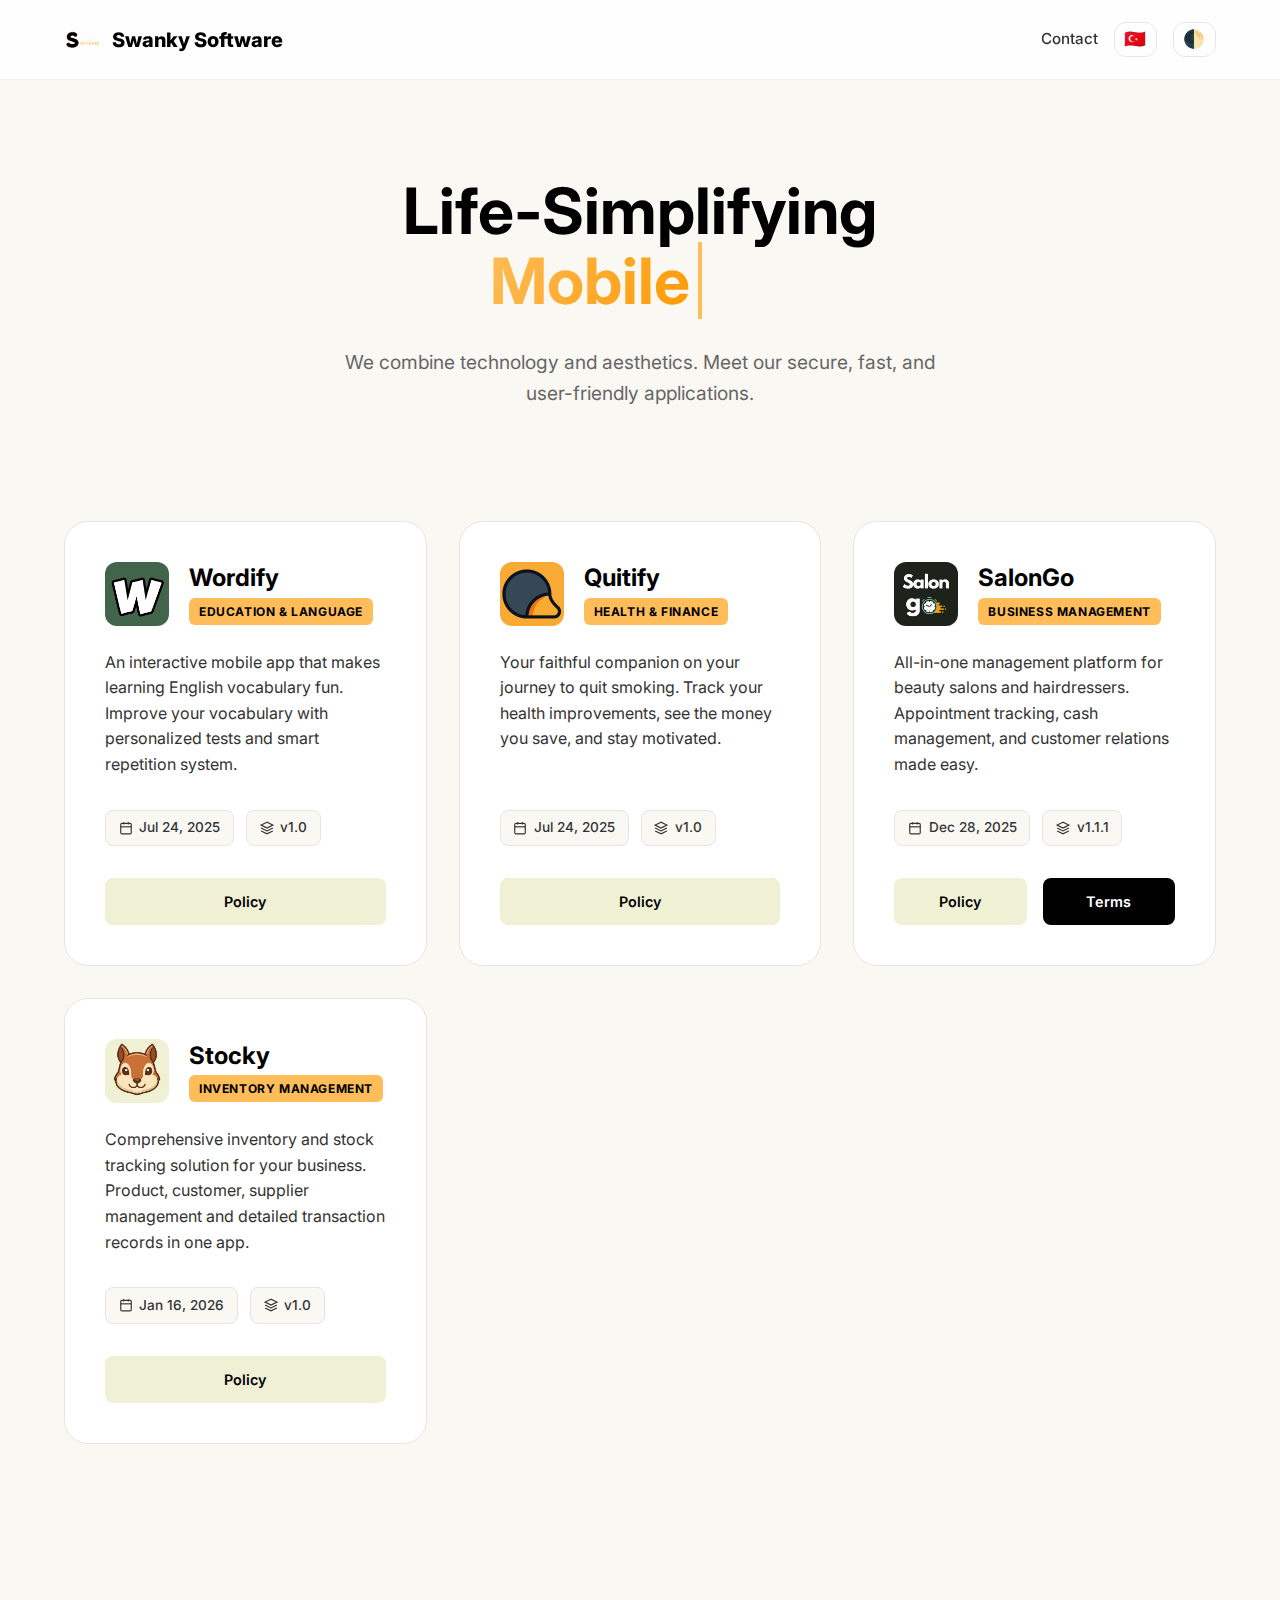
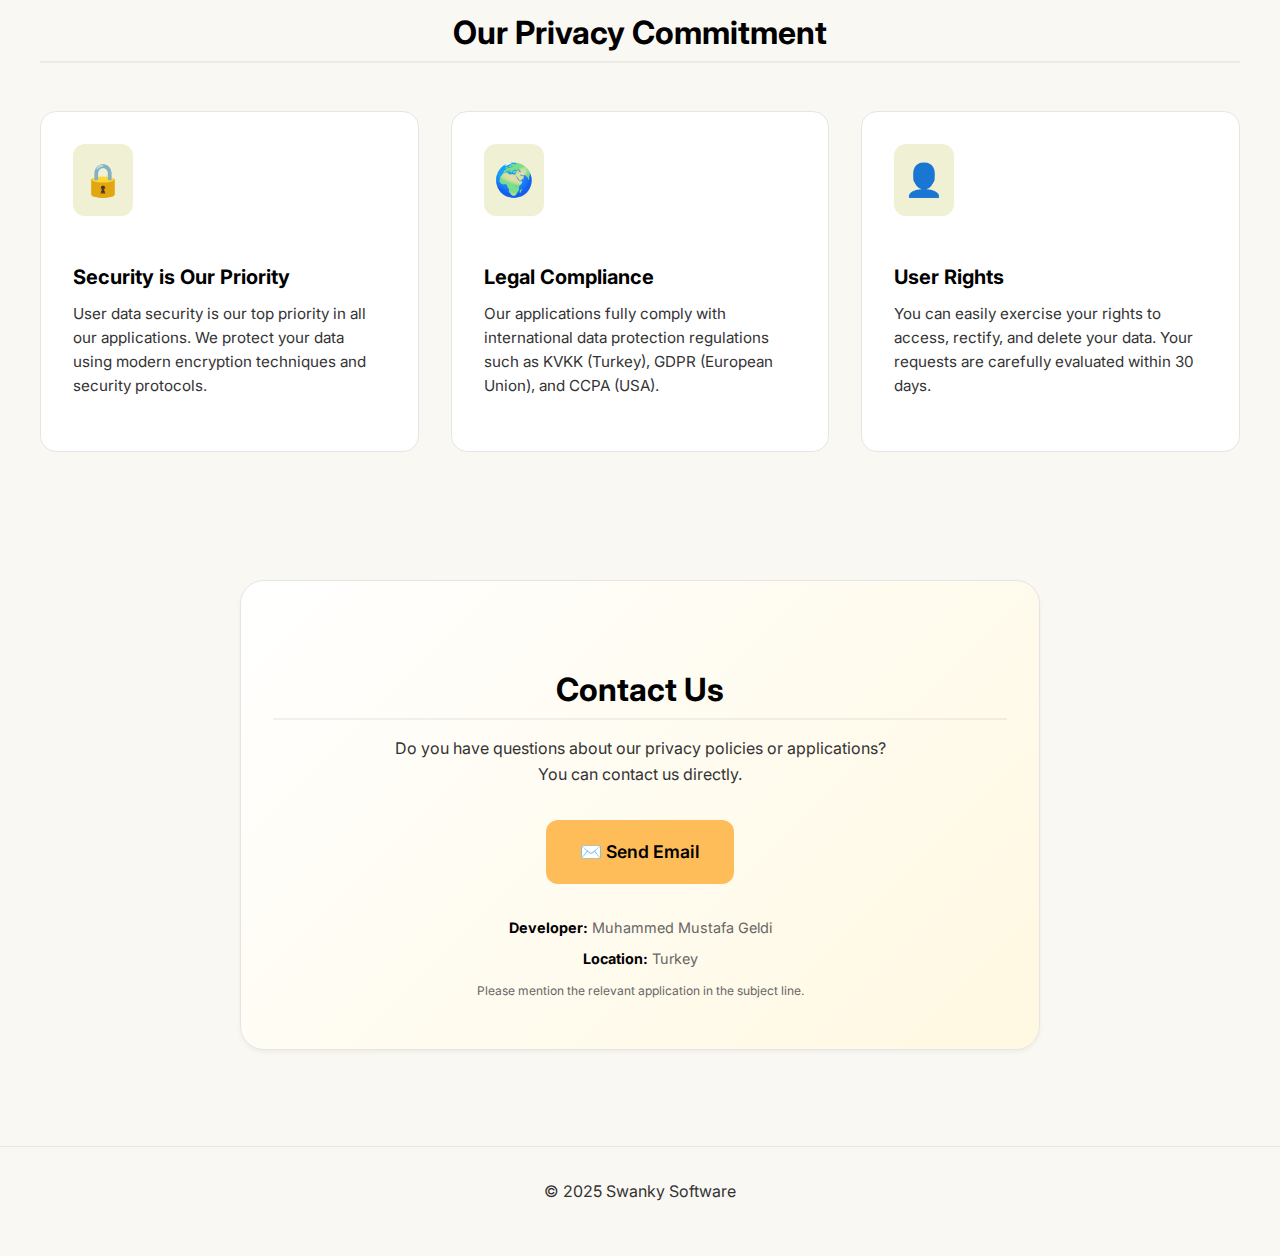
<file: index.html>
<!DOCTYPE html>
<html lang="tr">

<head>
    <meta charset="UTF-8">
    <meta name="viewport" content="width=device-width, initial-scale=1.0">
    <title>Swanky Software - Dijital Çözümler</title>

    <link rel="stylesheet" href="css/base.css">
    <link rel="stylesheet" href="css/home.css">
    <link rel="icon" type="image/png" sizes="32x32" href="other_icons/swanky_logo.png?v=3">
    <link rel="preconnect" href="https://fonts.googleapis.com">
    <link href="https://fonts.googleapis.com/css2?family=Inter:wght@400;600;700;800&display=swap" rel="stylesheet">
</head>

<body>

    <header class="site-header">
        <div class="container header-inner">
            <a href="index.html" class="brand-logo">
                <img src="other_icons/swanky_logo.png?v=3" alt="Logo" width="36" height="36">
                Swanky Software
            </a>
            <nav class="header-nav"></nav>
        </div>
    </header>

    <main>
        <section class="hero-section container">
            <h1 class="hero-title">
                <span data-i18n="hero.title">Hayatı Kolaylaştıran</span><br>
                <div class="typewriter-container">
                    <span id="typewriter" class="typewriter-text"></span>
                </div>
            </h1>
            <p class="hero-subtitle" data-i18n="hero.subtitle">
                Teknoloji ve estetiği bir araya getiriyoruz. Güvenli, hızlı ve kullanıcı dostu uygulamalarımızla
                tanışın.
            </p>
        </section>

        <section class="container" id="apps">
            <div class="apps-grid">

                <!-- Wordify -->
                <a href="wordify-privacy-policy.html" class="app-card">
                    <div class="app-header">
                        <div class="app-icon" style="background-image: url('app_logo/wordify_logo.png');"></div>
                        <div class="app-title-group">
                            <h3>Wordify</h3>
                            <span class="app-category" data-i18n="apps.wordify.category">Eğitim & Dil</span>
                        </div>
                    </div>
                    <p class="app-desc" data-i18n="apps.wordify.desc">
                        İngilizce kelime öğrenmeyi eğlenceli hale getiren interaktif mobil uygulama.
                        Kişiselleştirilmiş testler ve akıllı tekrar sistemi ile kelime hazinenizi geliştirin.
                    </p>

                    <div class="app-meta">
                        <div class="meta-badge">
                            <svg viewBox="0 0 24 24">
                                <rect x="3" y="4" width="18" height="18" rx="2" ry="2"></rect>
                                <line x1="16" y1="2" x2="16" y2="6"></line>
                                <line x1="8" y1="2" x2="8" y2="6"></line>
                                <line x1="3" y1="10" x2="21" y2="10"></line>
                            </svg>
                            <span data-i18n="apps.wordify.date">24 Tem 2025</span>
                        </div>
                        <div class="meta-badge">
                            <svg viewBox="0 0 24 24">
                                <path d="M12 2L2 7l10 5 10-5-10-5zM2 17l10 5 10-5M2 12l10 5 10-5"></path>
                            </svg>
                            v1.0
                        </div>
                    </div>

                    <div class="app-actions">
                        <span class="btn-card" data-i18n="apps.policy">Politika</span>
                    </div>
                </a>

                <!-- Quitify -->
                <a href="quitify-privacy-policy.html" class="app-card">
                    <div class="app-header">
                        <div class="app-icon" style="background-image: url('app_logo/quitify_logo.png');"></div>
                        <div class="app-title-group">
                            <h3>Quitify</h3>
                            <span class="app-category" data-i18n="apps.quitify.category">Sağlık & Finans</span>
                        </div>
                    </div>
                    <p class="app-desc" data-i18n="apps.quitify.desc">
                        Sigarayı bırakma yolculuğunuzda size eşlik eden sadık dostunuz.
                        Sağlık iyileşmelerinizi takip edin, tasarruf ettiğiniz parayı görün ve motive olun.
                    </p>

                    <div class="app-meta">
                        <div class="meta-badge">
                            <svg viewBox="0 0 24 24">
                                <rect x="3" y="4" width="18" height="18" rx="2" ry="2"></rect>
                                <line x1="16" y1="2" x2="16" y2="6"></line>
                                <line x1="8" y1="2" x2="8" y2="6"></line>
                                <line x1="3" y1="10" x2="21" y2="10"></line>
                            </svg>
                            <span data-i18n="apps.quitify.date">24 Tem 2025</span>
                        </div>
                        <div class="meta-badge">
                            <svg viewBox="0 0 24 24">
                                <path d="M12 2L2 7l10 5 10-5-10-5zM2 17l10 5 10-5M2 12l10 5 10-5"></path>
                            </svg>
                            v1.0
                        </div>
                    </div>

                    <div class="app-actions">
                        <span class="btn-card" data-i18n="apps.policy">Politika</span>
                    </div>
                </a>

                <!-- SalonGo -->
                <div class="app-card">
                    <div class="app-header">
                        <div class="app-icon" style="background-image: url('app_logo/salongo_logo.png');"></div>
                        <div class="app-title-group">
                            <h3>SalonGo</h3>
                            <span class="app-category" data-i18n="apps.salongo.category">İşletme Yönetimi</span>
                        </div>
                    </div>
                    <p class="app-desc" data-i18n="apps.salongo.desc">
                        Güzellik salonları ve kuaförler için hepsi bir arada yönetim platformu.
                        Randevu takibi, kasa yönetimi ve müşteri ilişkileri artık çok daha kolay.
                    </p>

                    <div class="app-meta">
                        <div class="meta-badge">
                            <svg viewBox="0 0 24 24">
                                <rect x="3" y="4" width="18" height="18" rx="2" ry="2"></rect>
                                <line x1="16" y1="2" x2="16" y2="6"></line>
                                <line x1="8" y1="2" x2="8" y2="6"></line>
                                <line x1="3" y1="10" x2="21" y2="10"></line>
                            </svg>
                            <span data-i18n="apps.salongo.date">28 Ara 2025</span>
                        </div>
                        <div class="meta-badge">
                            <svg viewBox="0 0 24 24">
                                <path d="M12 2L2 7l10 5 10-5-10-5zM2 17l10 5 10-5M2 12l10 5 10-5"></path>
                            </svg>
                            v1.1.1
                        </div>
                    </div>

                    <div class="app-actions">
                        <a href="salongo-privacy-policy.html" class="btn-card" data-i18n="apps.policy">Politika</a>
                        <a href="salongo-terms-of-service.html" class="btn-card primary" data-i18n="apps.terms">Sözleşme</a>
                    </div>
                </div>

                <!-- Stocky -->
                <a href="stocky-privacy-policy.html" class="app-card">
                    <div class="app-header">
                        <div class="app-icon" style="background-image: url('app_logo/stocky_logo.png');"></div>
                        <div class="app-title-group">
                            <h3>Stocky</h3>
                            <span class="app-category" data-i18n="apps.stocky.category">Stok Yönetimi</span>
                        </div>
                    </div>
                    <p class="app-desc" data-i18n="apps.stocky.desc">
                        İşletmeniz için kapsamlı envanter ve stok takip çözümü. Ürün, müşteri, tedarikçi yönetimi ve detaylı işlem kayıtları tek uygulamada.
                    </p>

                    <div class="app-meta">
                        <div class="meta-badge">
                            <svg viewBox="0 0 24 24">
                                <rect x="3" y="4" width="18" height="18" rx="2" ry="2"></rect>
                                <line x1="16" y1="2" x2="16" y2="6"></line>
                                <line x1="8" y1="2" x2="8" y2="6"></line>
                                <line x1="3" y1="10" x2="21" y2="10"></line>
                            </svg>
                            <span data-i18n="apps.stocky.date">16 Oca 2026</span>
                        </div>
                        <div class="meta-badge">
                            <svg viewBox="0 0 24 24">
                                <path d="M12 2L2 7l10 5 10-5-10-5zM2 17l10 5 10-5M2 12l10 5 10-5"></path>
                            </svg>
                            v1.0
                        </div>
                    </div>

                    <div class="app-actions">
                        <span class="btn-card" data-i18n="apps.policy">Politika</span>
                    </div>
                </a>

            </div>
        </section>

        <!-- Privacy Commitment Section -->
        <section class="features-section container">
            <h2 class="section-title" data-i18n="features.title">Gizlilik Taahhüdümüz</h2>
            <div class="features-grid">
                <div class="feature-card">
                    <div class="feature-icon">🔒</div>
                    <h3 data-i18n="features.security.title">Güvenlik Önceliğimiz</h3>
                    <p data-i18n="features.security.desc">Tüm uygulamalarımızda kullanıcı verilerinin güvenliği en önemli önceliğimizdir. Modern şifreleme
                        teknikleri ve güvenlik protokolleri kullanarak verilerinizi koruyoruz.</p>
                </div>

                <div class="feature-card">
                    <div class="feature-icon">🌍</div>
                    <h3 data-i18n="features.compliance.title">Yasal Uyumluluk</h3>
                    <p data-i18n="features.compliance.desc">Uygulamalarımız KVKK (Türkiye), GDPR (Avrupa Birliği) ve CCPA (ABD) gibi uluslararası veri koruma
                        düzenlemelerine tam uyum sağlar.</p>
                </div>

                <div class="feature-card">
                    <div class="feature-icon">👤</div>
                    <h3 data-i18n="features.rights.title">Kullanıcı Hakları</h3>
                    <p data-i18n="features.rights.desc">Verilerinize erişim, düzeltme ve silme haklarınızı kolayca kullanabilirsiniz. Talepleriniz 30 gün
                        içinde titizlikle değerlendirilir.</p>
                </div>
            </div>
        </section>

        <!-- Contact Section -->
        <section class="contact-section container">
            <div class="contact-box">
                <h2 data-i18n="contact.title">Bize Ulaşın</h2>
                <p data-i18n="contact.desc">Gizlilik politikalarımız veya uygulamalarımız hakkında sorularınız mı var? Bizimle doğrudan iletişime
                    geçebilirsiniz.</p>

                <a href="mailto:swankysoftware@gmail.com" class="btn btn-primary"
                    style="font-size: 1.1rem; padding: 1rem 2rem;" data-i18n="contact.button">
                    ✉️ E-posta Gönderin
                </a>

                <div class="contact-details">
                    <span><strong data-i18n="contact.developer">Geliştirici:</strong> Muhammed Mustafa Geldi</span>
                    <span><strong data-i18n="contact.location">Konum:</strong> <span data-i18n="contact.locationValue">Türkiye</span></span>
                    <span><small style="color:var(--text-tertiary)" data-i18n="contact.note">Konu başlığında ilgili uygulamayı belirtmeyi
                            unutmayınız.</small></span>
                </div>
            </div>
        </section>
    </main>

    <footer class="site-footer"
        style="text-align:center; padding: 2rem; border-top: 1px solid var(--border-color); color: var(--text-tertiary);">
        <p data-i18n="site.footer">© 2025 Swanky Software</p>
    </footer>

    <script src="js/i18n.js"></script>
    <script src="js/common.js"></script>
    <script>
        // Typewriter Effect with i18n support
        let words = ["Mobil Çözümler", "Yenilikçi Tasarımlar", "Güvenli Altyapı"];
        const el = document.getElementById('typewriter');
        let wordIndex = 0;
        let charIndex = 0;
        let isDeleting = false;

        function type() {
            const currentWord = words[wordIndex];

            if (isDeleting) {
                el.textContent = currentWord.substring(0, charIndex - 1);
                charIndex--;
            } else {
                el.textContent = currentWord.substring(0, charIndex + 1);
                charIndex++;
            }

            let typeSpeed = isDeleting ? 50 : 100;

            if (!isDeleting && charIndex === currentWord.length) {
                isDeleting = true;
                typeSpeed = 2000;
            } else if (isDeleting && charIndex === 0) {
                isDeleting = false;
                wordIndex = (wordIndex + 1) % words.length;
                typeSpeed = 500;
            }

            setTimeout(type, typeSpeed);
        }

        // Update words when language changes
        window.addEventListener('langChanged', (e) => {
            words = i18n.t('hero.words');
            // Reset typewriter
            wordIndex = 0;
            charIndex = 0;
            isDeleting = false;
        });

        document.addEventListener('DOMContentLoaded', () => {
            // Wait for i18n to load, then start typewriter
            setTimeout(() => {
                if (window.i18n && i18n.translations.hero) {
                    words = i18n.t('hero.words');
                }
                type();
            }, 100);
        });
    </script>
</body>

</html>
</file>
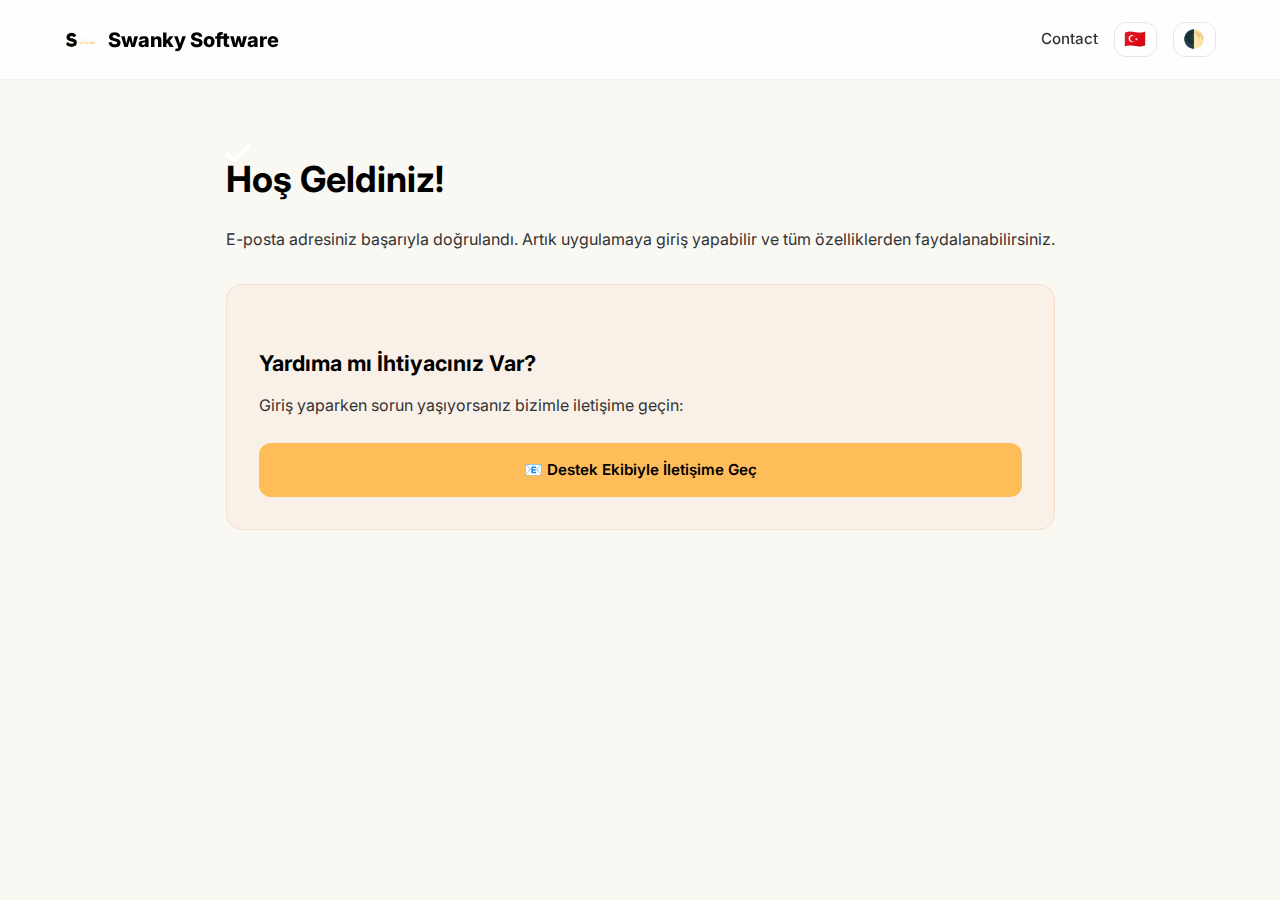
<file: email-verified.html>
<!DOCTYPE html>
<html lang="tr">

<head>
    <meta charset="UTF-8">
    <meta name="viewport" content="width=device-width, initial-scale=1.0">
    <title>E-posta Doğrulandı - Swanky Software</title>
    <meta name="description" content="E-posta adresiniz başarıyla doğrulandı. Artık uygulamaya giriş yapabilirsiniz.">
    <link rel="stylesheet" href="css/base.css">
    <link rel="stylesheet" href="css/email-verified.css">
    <link rel="icon" type="image/png" href="other_icons/swanky_logo.png">
    <link rel="preconnect" href="https://fonts.googleapis.com">
    <link rel="preconnect" href="https://fonts.gstatic.com" crossorigin>
    <link href="https://fonts.googleapis.com/css2?family=Inter:wght@400;600;800&display=swap" rel="stylesheet">
</head>

<body>
    <header class="site-header">
        <div class="container header-inner">
            <a href="index.html" class="brand-logo">
                <img src="other_icons/swanky_logo.png?v=3" alt="Logo" width="32">
                Swanky Software
            </a>
        </div>
    </header>

    <main class="page-wrapper container">
        <div class="verified-card">
            <div class="check-animation-circle">
                <div class="checkmark"></div>
            </div>

            <h1 class="verified-title">Hoş Geldiniz!</h1>
            <p class="verified-text">E-posta adresiniz başarıyla doğrulandı. Artık uygulamaya giriş yapabilir ve tüm özelliklerden faydalanabilirsiniz.</p>

            <div class="help-section">
                <h3>Yardıma mı İhtiyacınız Var?</h3>
                <p>Giriş yaparken sorun yaşıyorsanız bizimle iletişime geçin:</p>
                <a href="mailto:swankysoftware@gmail.com?subject=Giriş Sorunu" class="btn btn-primary" style="width: 100%;">
                    📧 Destek Ekibiyle İletişime Geç
                </a>
            </div>
        </div>
    </main>

    <script src="js/i18n.js"></script>
    <script src="js/common.js"></script>
</body>

</html>
</file>
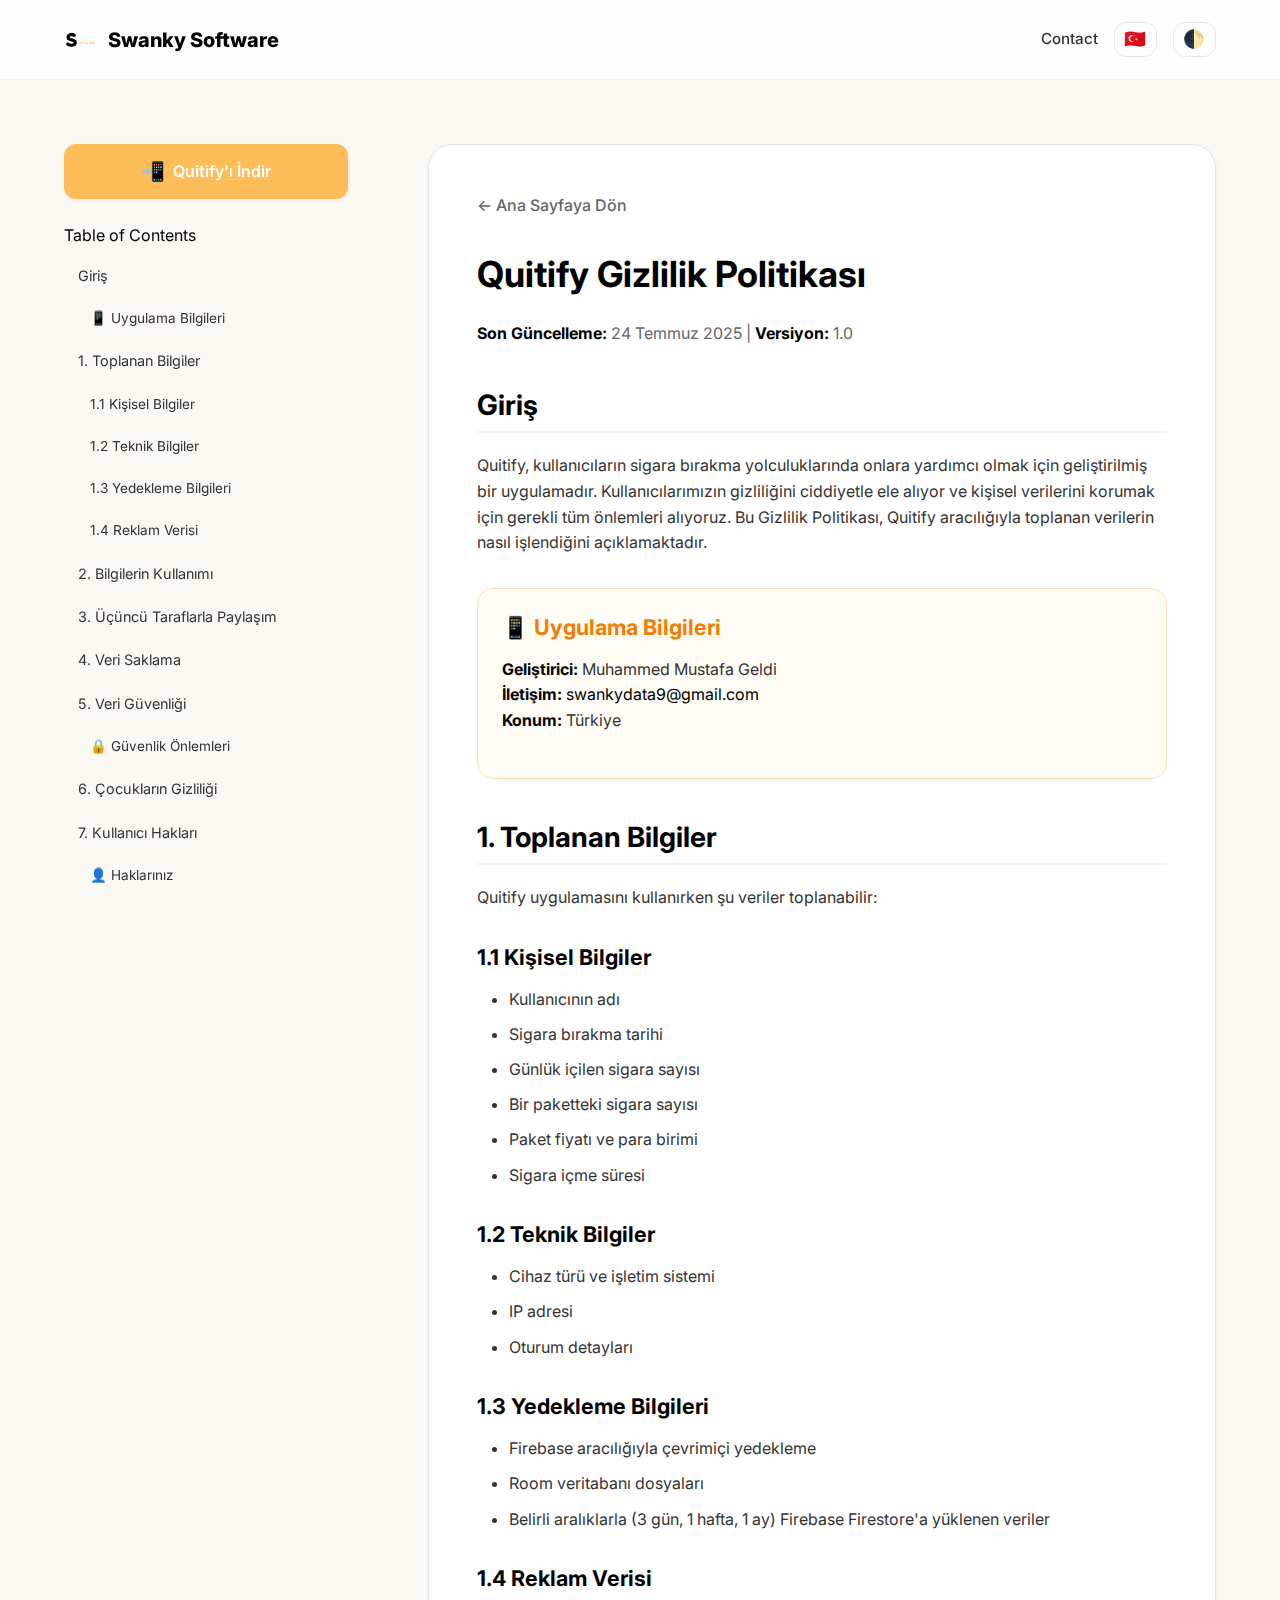
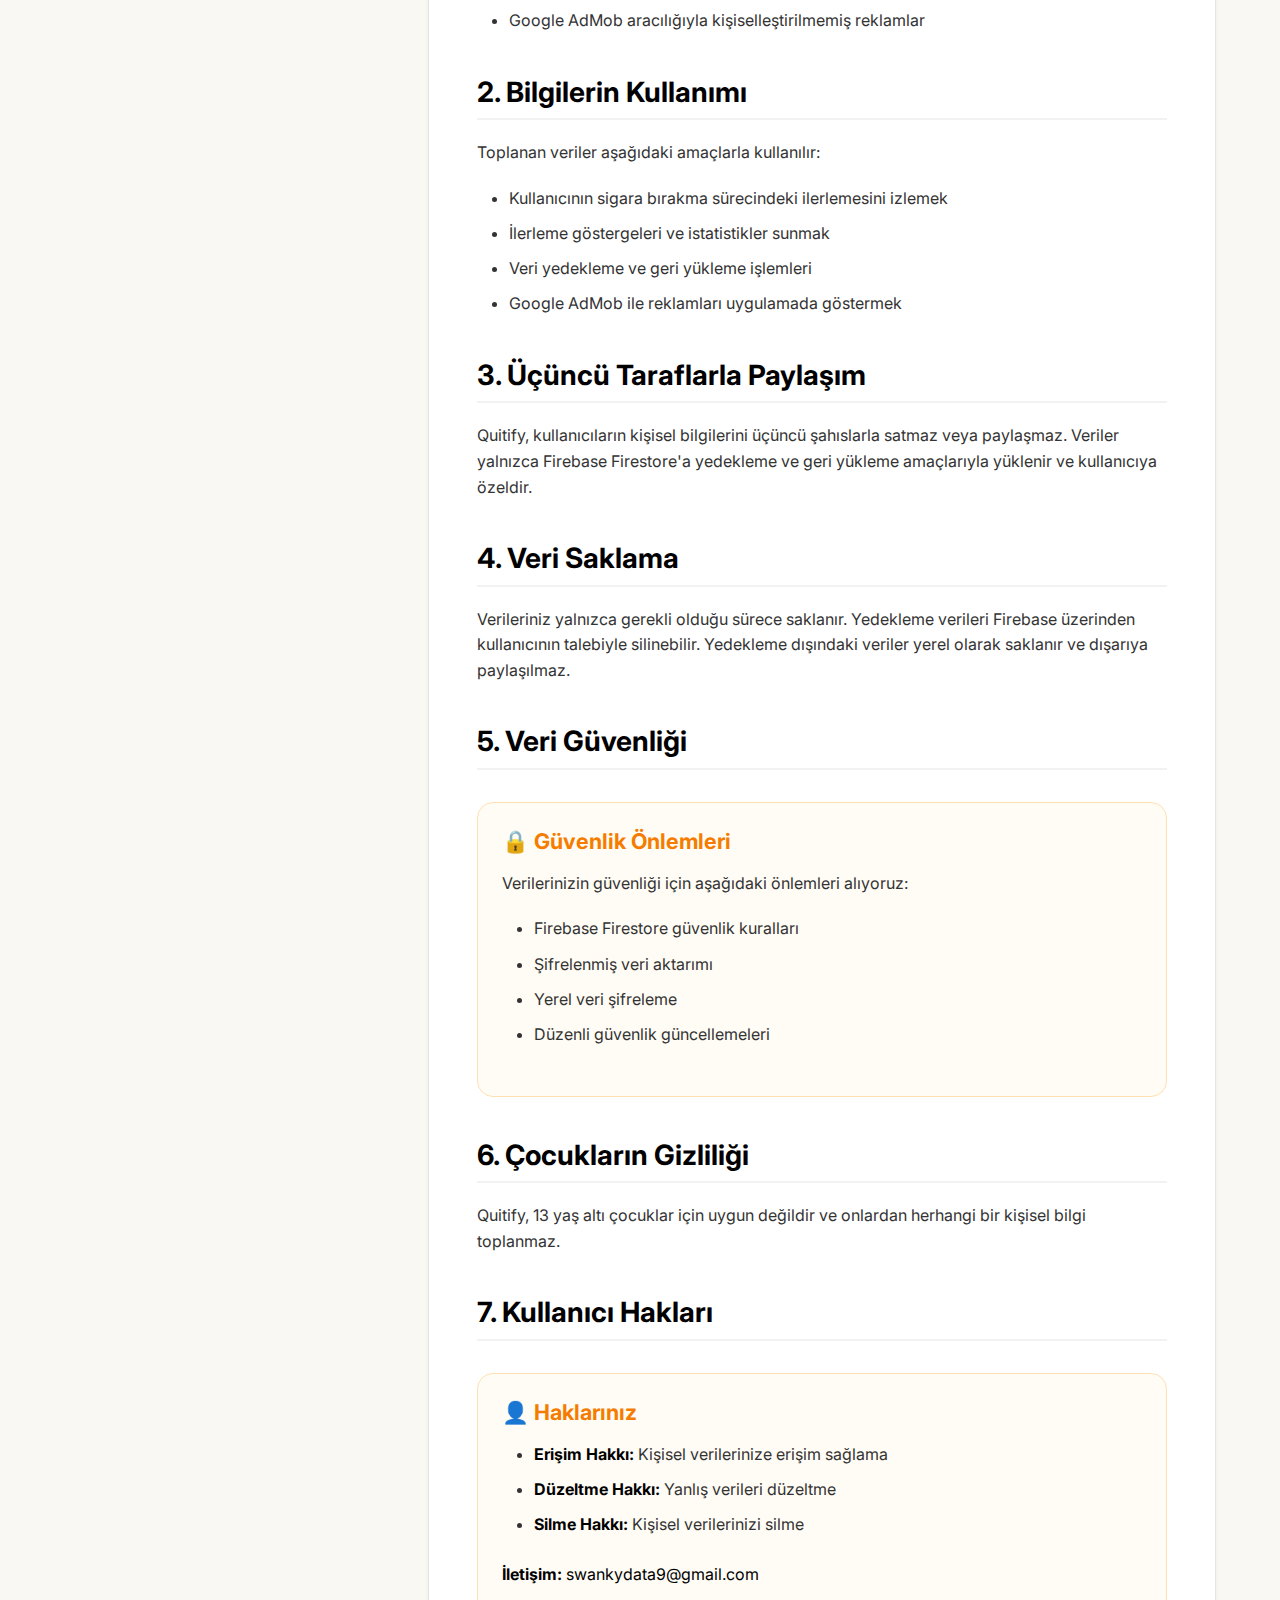
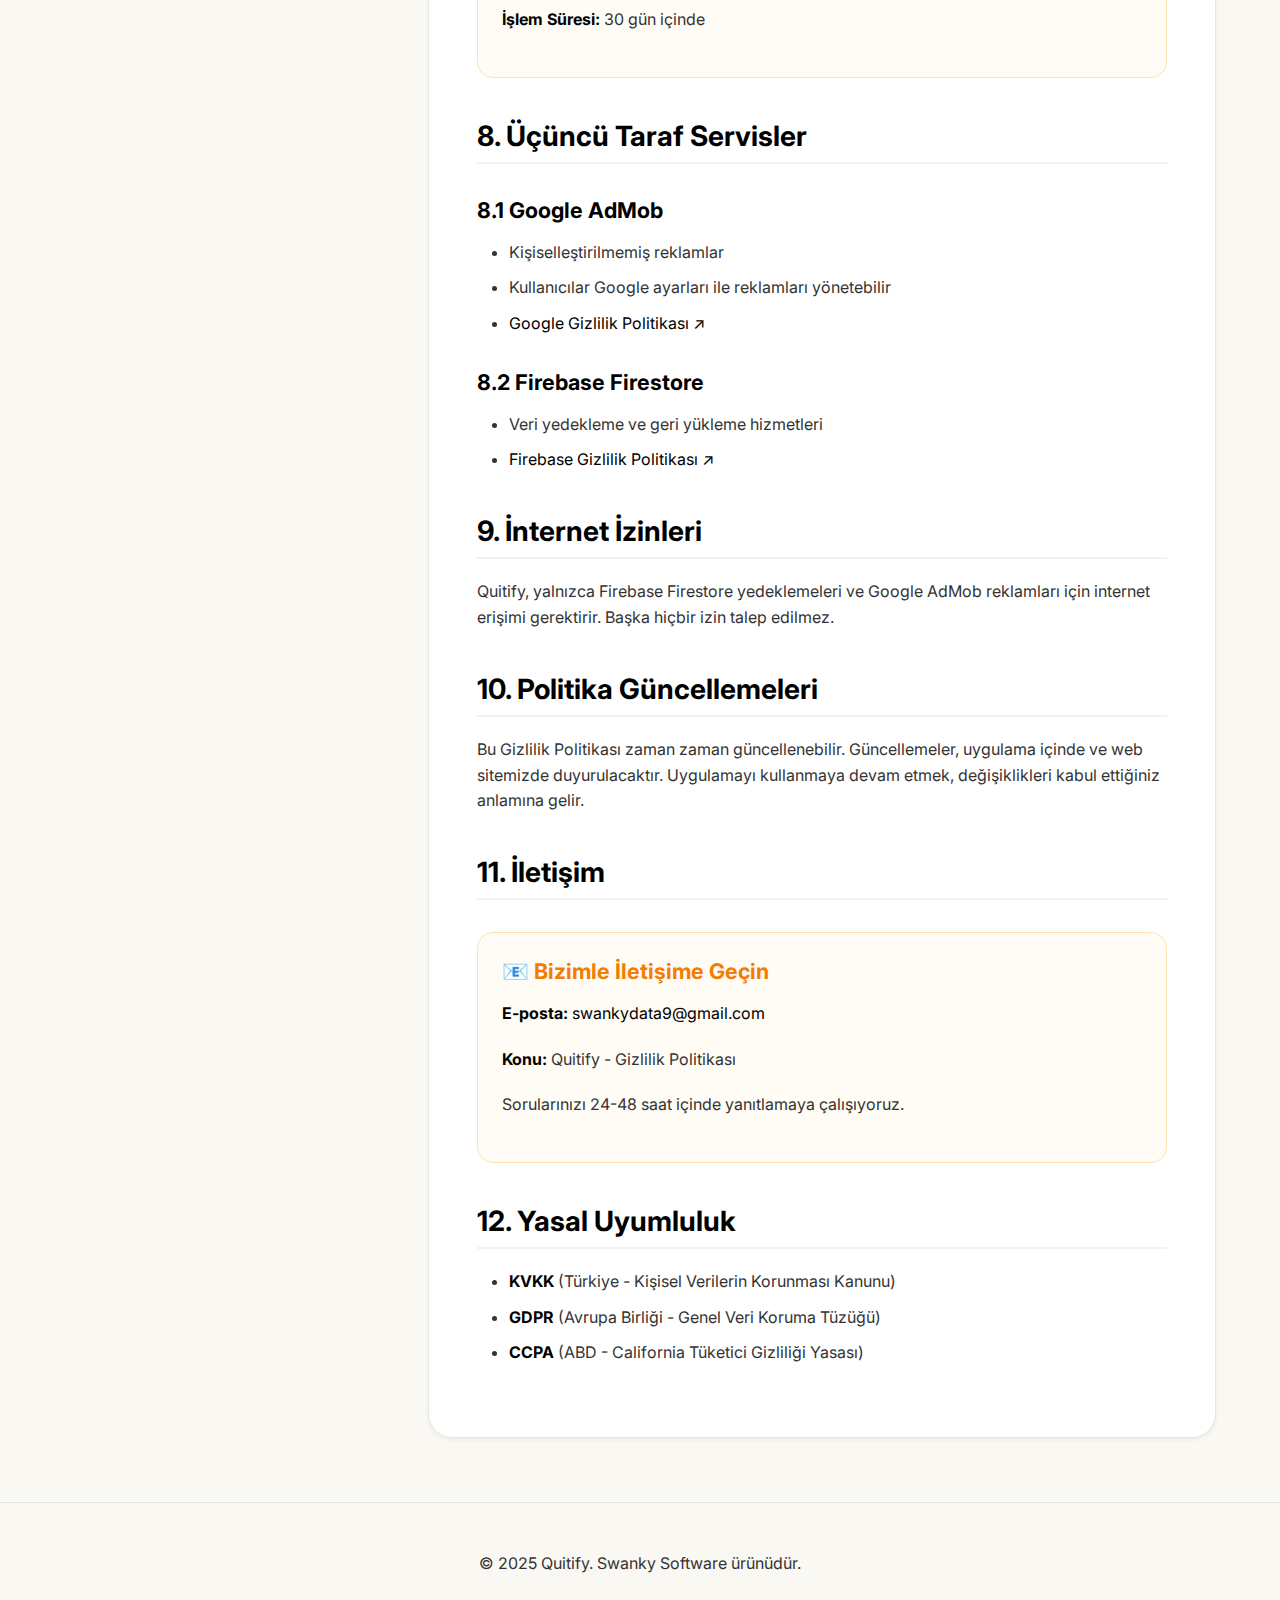
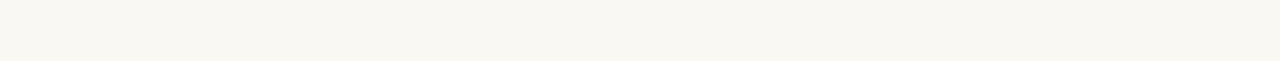
<file: quitify-privacy-policy.html>
<!DOCTYPE html>
<html lang="tr">

<head>
    <meta charset="UTF-8">
    <meta name="viewport" content="width=device-width, initial-scale=1.0">
    <title>Quitify - Gizlilik Politikası</title>
    <meta name="description"
        content="Quitify sigara bırakma uygulamasının gizlilik politikası ve kişisel veri koruma uygulamaları.">
    <link rel="stylesheet" href="css/base.css">
    <link rel="icon" type="image/png" sizes="32x32" href="app_logo/quitify_logo.png">
    <link rel="preconnect" href="https://fonts.googleapis.com">
    <link rel="preconnect" href="https://fonts.gstatic.com" crossorigin>
    <link href="https://fonts.googleapis.com/css2?family=Inter:wght@400;500;600;700;800&display=swap" rel="stylesheet">
</head>

<body>
    <!-- Header -->
    <header class="site-header">
        <div class="container header-inner">
            <a href="index.html" class="brand-logo">
                <img src="other_icons/swanky_logo.png?v=3" alt="Logo" width="32" height="32"
                    style="border-radius: 6px;">
                Swanky Software
            </a>
            <nav class="header-nav"></nav>
        </div>
    </header>

    <div class="page-wrapper">
        <div class="container policy-layout">

            <!-- Sidebar (TOC) -->
            <aside class="toc-sidebar">
                <a href="https://play.google.com/store/apps/details?id=com.swanky.quitify" target="_blank"
                    class="download-btn-sidebar"
                    style="display: flex; align-items: center; justify-content: center; gap: 0.5rem; background: var(--primary-color); color: white; padding: 0.75rem; border-radius: var(--radius-md); text-decoration: none; margin-bottom: 1.5rem; font-weight: 600; text-align: center; transition: all 0.2s;">
                    <span style="font-size: 1.2rem;">📲</span> <span>Quitify'ı İndir</span>
                </a>
                <div style="color: var(--text-tertiary); font-size: 0.9rem;">Yükleniyor...</div>
            </aside>

            <!-- Main Content -->
            <article class="content-area">
                <a href="index.html" class="back-link">← Ana Sayfaya Dön</a>

                <h1>Quitify Gizlilik Politikası</h1>
                <p style="color: var(--text-tertiary); margin-bottom: 2rem;">
                    <strong>Son Güncelleme:</strong> 24 Temmuz 2025 | <strong>Versiyon:</strong> 1.0
                </p>

                <h2>Giriş</h2>
                <p>Quitify, kullanıcıların sigara bırakma yolculuklarında onlara yardımcı olmak için geliştirilmiş bir
                    uygulamadır. Kullanıcılarımızın gizliliğini ciddiyetle ele alıyor ve kişisel verilerini korumak için
                    gerekli tüm önlemleri alıyoruz. Bu Gizlilik Politikası, Quitify aracılığıyla toplanan verilerin
                    nasıl işlendiğini açıklamaktadır.</p>

                <div class="highlight-box">
                    <h3>📱 Uygulama Bilgileri</h3>
                    <p><strong>Geliştirici:</strong> Muhammed Mustafa Geldi<br>
                        <strong>İletişim:</strong> <a href="mailto:swankydata9@gmail.com">swankydata9@gmail.com</a><br>
                        <strong>Konum:</strong> Türkiye
                    </p>
                </div>

                <h2>1. Toplanan Bilgiler</h2>
                <p>Quitify uygulamasını kullanırken şu veriler toplanabilir:</p>

                <h3>1.1 Kişisel Bilgiler</h3>
                <ul>
                    <li>Kullanıcının adı</li>
                    <li>Sigara bırakma tarihi</li>
                    <li>Günlük içilen sigara sayısı</li>
                    <li>Bir paketteki sigara sayısı</li>
                    <li>Paket fiyatı ve para birimi</li>
                    <li>Sigara içme süresi</li>
                </ul>

                <h3>1.2 Teknik Bilgiler</h3>
                <ul>
                    <li>Cihaz türü ve işletim sistemi</li>
                    <li>IP adresi</li>
                    <li>Oturum detayları</li>
                </ul>

                <h3>1.3 Yedekleme Bilgileri</h3>
                <ul>
                    <li>Firebase aracılığıyla çevrimiçi yedekleme</li>
                    <li>Room veritabanı dosyaları</li>
                    <li>Belirli aralıklarla (3 gün, 1 hafta, 1 ay) Firebase Firestore'a yüklenen veriler</li>
                </ul>

                <h3>1.4 Reklam Verisi</h3>
                <ul>
                    <li>Google AdMob aracılığıyla kişiselleştirilmemiş reklamlar</li>
                </ul>

                <div class="section-divider"></div>

                <h2>2. Bilgilerin Kullanımı</h2>
                <p>Toplanan veriler aşağıdaki amaçlarla kullanılır:</p>
                <ul>
                    <li>Kullanıcının sigara bırakma sürecindeki ilerlemesini izlemek</li>
                    <li>İlerleme göstergeleri ve istatistikler sunmak</li>
                    <li>Veri yedekleme ve geri yükleme işlemleri</li>
                    <li>Google AdMob ile reklamları uygulamada göstermek</li>
                </ul>

                <h2>3. Üçüncü Taraflarla Paylaşım</h2>
                <p>Quitify, kullanıcıların kişisel bilgilerini üçüncü şahıslarla satmaz veya paylaşmaz. Veriler yalnızca
                    Firebase Firestore'a yedekleme ve geri yükleme amaçlarıyla yüklenir ve kullanıcıya özeldir.</p>

                <h2>4. Veri Saklama</h2>
                <p>Verileriniz yalnızca gerekli olduğu sürece saklanır. Yedekleme verileri Firebase üzerinden
                    kullanıcının talebiyle silinebilir. Yedekleme dışındaki veriler yerel olarak saklanır ve dışarıya
                    paylaşılmaz.</p>

                <div class="section-divider"></div>

                <h2>5. Veri Güvenliği</h2>
                <div class="highlight-box">
                    <h3>🔒 Güvenlik Önlemleri</h3>
                    <p>Verilerinizin güvenliği için aşağıdaki önlemleri alıyoruz:</p>
                    <ul>
                        <li>Firebase Firestore güvenlik kuralları</li>
                        <li>Şifrelenmiş veri aktarımı</li>
                        <li>Yerel veri şifreleme</li>
                        <li>Düzenli güvenlik güncellemeleri</li>
                    </ul>
                </div>

                <h2>6. Çocukların Gizliliği</h2>
                <p>Quitify, 13 yaş altı çocuklar için uygun değildir ve onlardan herhangi bir kişisel bilgi toplanmaz.
                </p>

                <div class="section-divider"></div>

                <h2>7. Kullanıcı Hakları</h2>
                <div class="highlight-box">
                    <h3>👤 Haklarınız</h3>
                    <ul>
                        <li><strong>Erişim Hakkı:</strong> Kişisel verilerinize erişim sağlama</li>
                        <li><strong>Düzeltme Hakkı:</strong> Yanlış verileri düzeltme</li>
                        <li><strong>Silme Hakkı:</strong> Kişisel verilerinizi silme</li>
                    </ul>
                    <p><strong>İletişim:</strong> <a href="mailto:swankydata9@gmail.com">swankydata9@gmail.com</a></p>
                    <p><strong>İşlem Süresi:</strong> 30 gün içinde</p>
                </div>

                <h2>8. Üçüncü Taraf Servisler</h2>

                <h3>8.1 Google AdMob</h3>
                <ul>
                    <li>Kişiselleştirilmemiş reklamlar</li>
                    <li>Kullanıcılar Google ayarları ile reklamları yönetebilir</li>
                    <li><a href="https://policies.google.com/privacy" target="_blank">Google Gizlilik Politikası ↗</a>
                    </li>
                </ul>

                <h3>8.2 Firebase Firestore</h3>
                <ul>
                    <li>Veri yedekleme ve geri yükleme hizmetleri</li>
                    <li><a href="https://firebase.google.com/support/privacy" target="_blank">Firebase Gizlilik
                            Politikası ↗</a></li>
                </ul>

                <h2>9. İnternet İzinleri</h2>
                <p>Quitify, yalnızca Firebase Firestore yedeklemeleri ve Google AdMob reklamları için internet erişimi
                    gerektirir. Başka hiçbir izin talep edilmez.</p>

                <h2>10. Politika Güncellemeleri</h2>
                <p>Bu Gizlilik Politikası zaman zaman güncellenebilir. Güncellemeler, uygulama içinde ve web sitemizde
                    duyurulacaktır. Uygulamayı kullanmaya devam etmek, değişiklikleri kabul ettiğiniz anlamına gelir.
                </p>

                <div class="section-divider"></div>

                <h2>11. İletişim</h2>
                <div class="highlight-box">
                    <h3>📧 Bizimle İletişime Geçin</h3>
                    <p><strong>E-posta:</strong> <a
                            href="mailto:swankydata9@gmail.com?subject=Quitify - Gizlilik Politikası">swankydata9@gmail.com</a>
                    </p>
                    <p><strong>Konu:</strong> Quitify - Gizlilik Politikası</p>
                    <p>Sorularınızı 24-48 saat içinde yanıtlamaya çalışıyoruz.</p>
                </div>

                <h2>12. Yasal Uyumluluk</h2>
                <ul>
                    <li><strong>KVKK</strong> (Türkiye - Kişisel Verilerin Korunması Kanunu)</li>
                    <li><strong>GDPR</strong> (Avrupa Birliği - Genel Veri Koruma Tüzüğü)</li>
                    <li><strong>CCPA</strong> (ABD - California Tüketici Gizliliği Yasası)</li>
                </ul>

            </article>
        </div>
    </div>

    <!-- Footer -->
    <footer class="site-footer">
        <div class="container footer-inner">
            <p>© 2025 Quitify. Swanky Software ürünüdür.</p>
        </div>
    </footer>

    <script src="js/i18n.js"></script>
    <script src="js/common.js"></script>
</body>

</html>
</file>
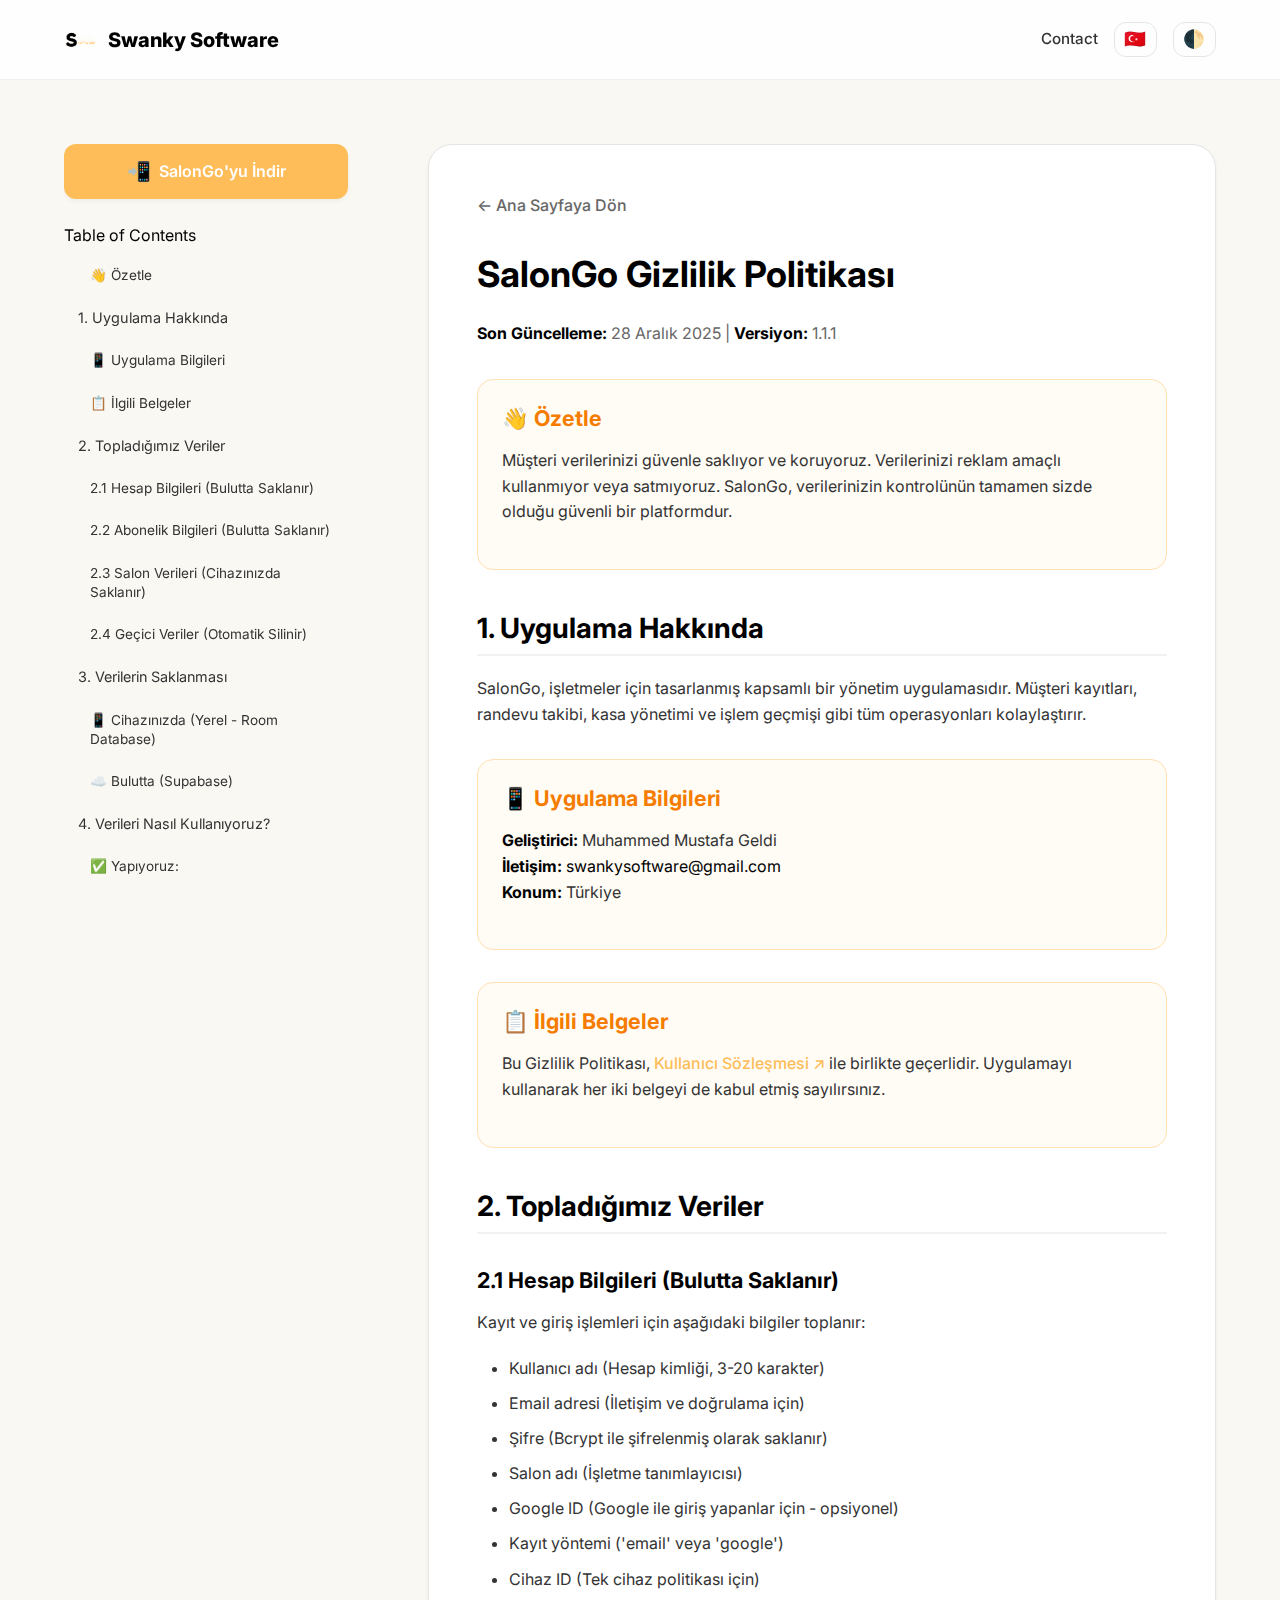
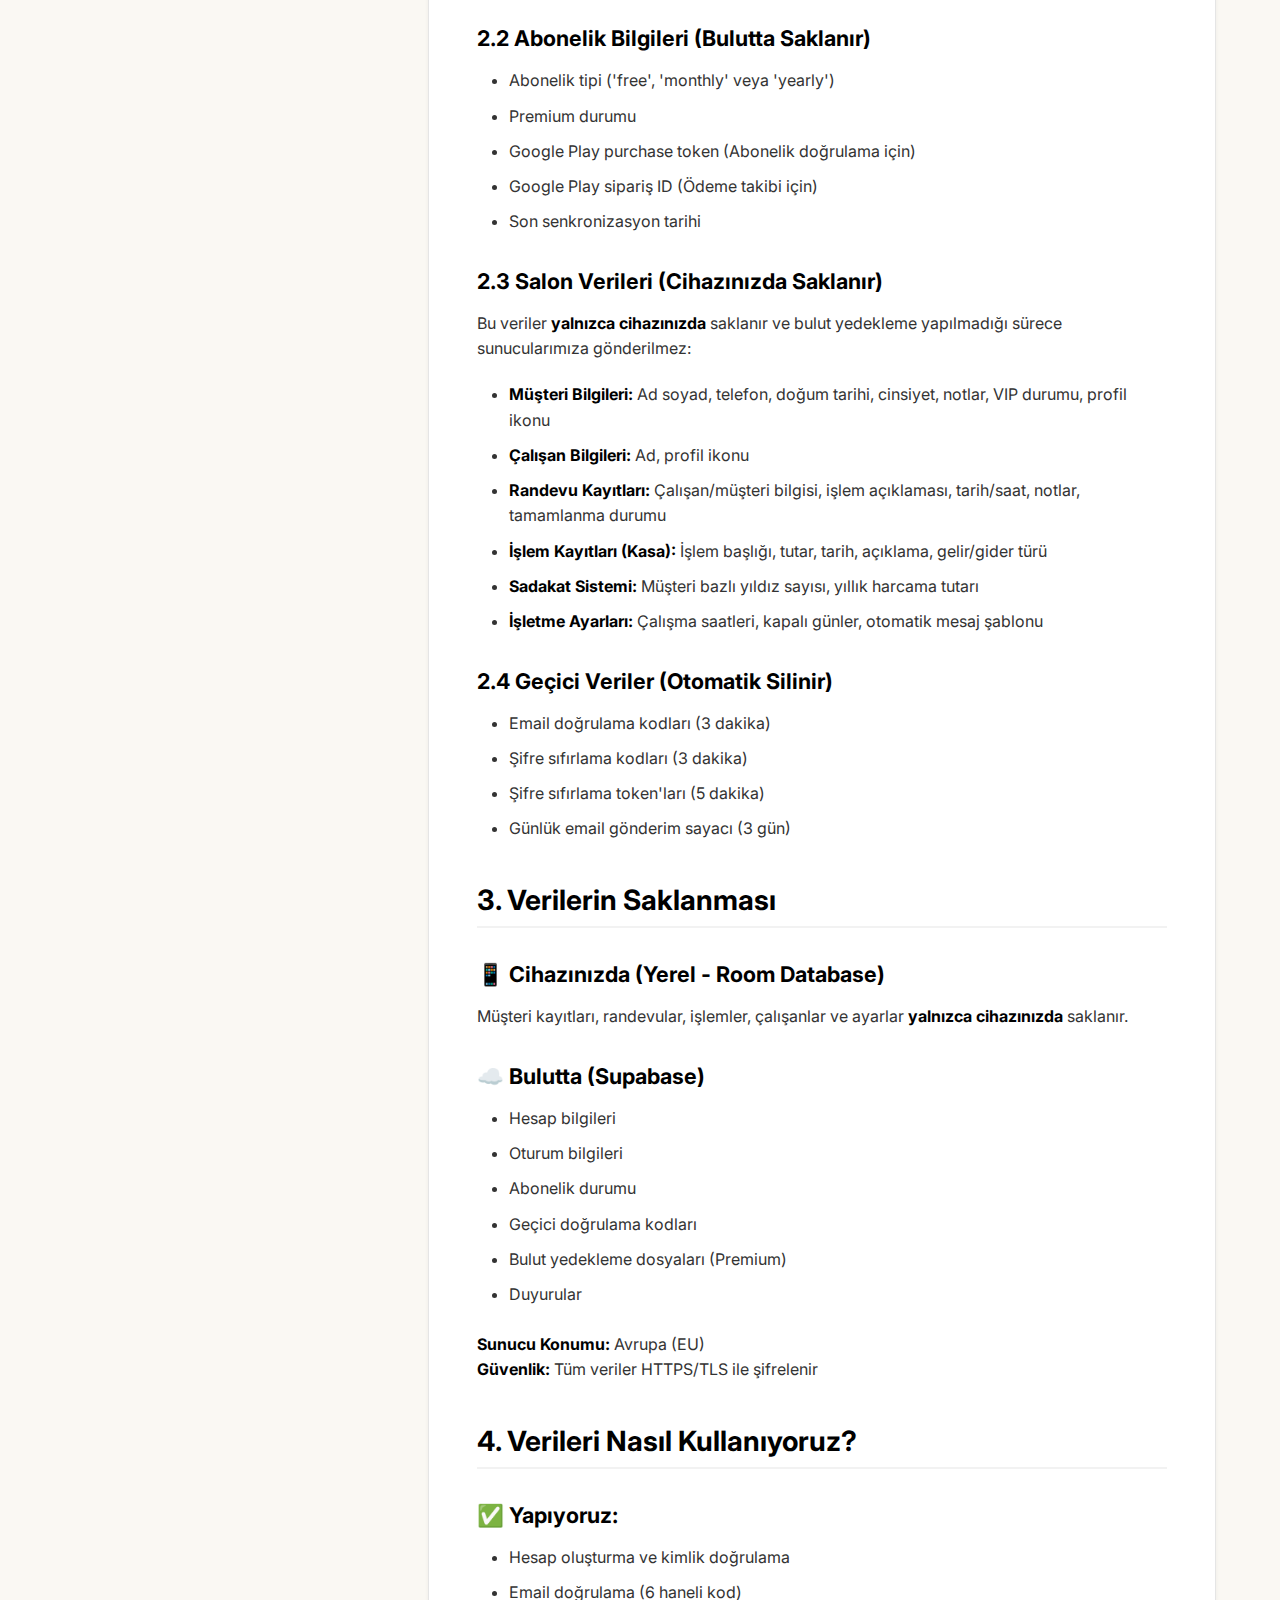
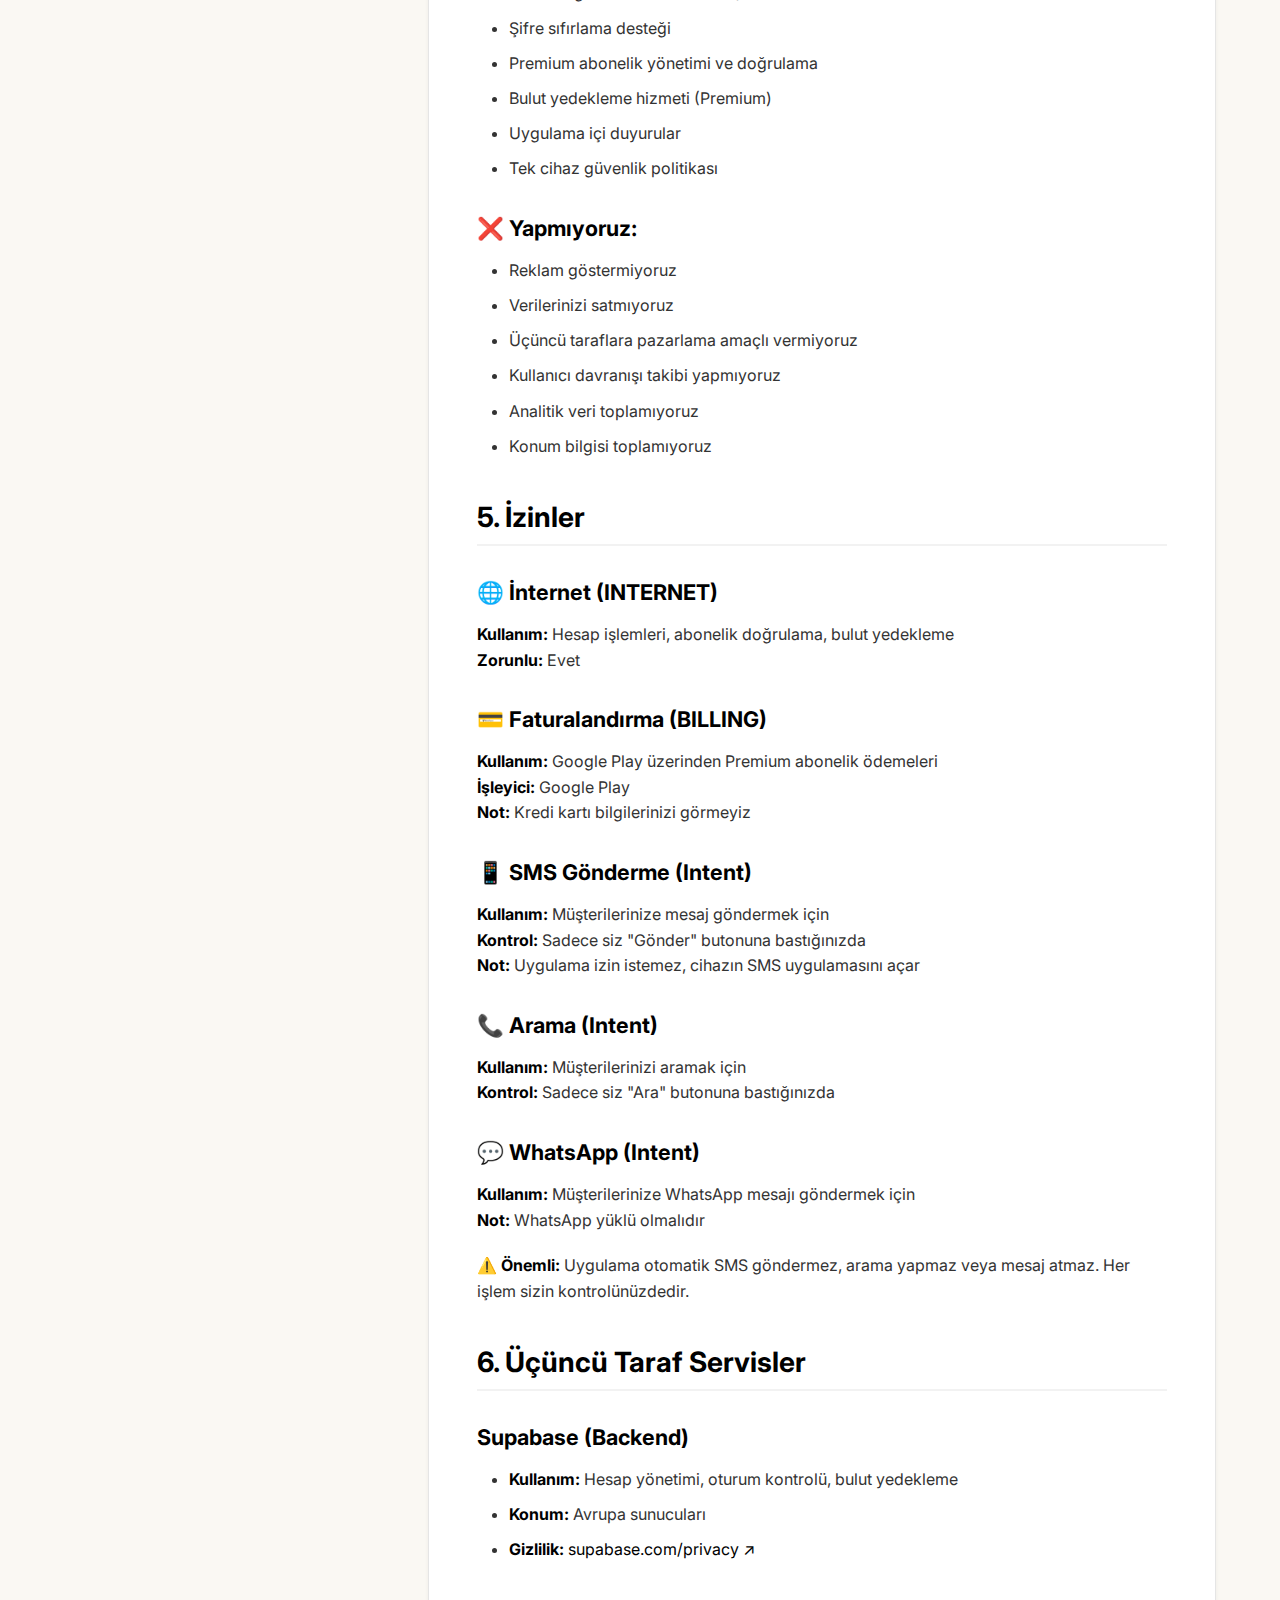
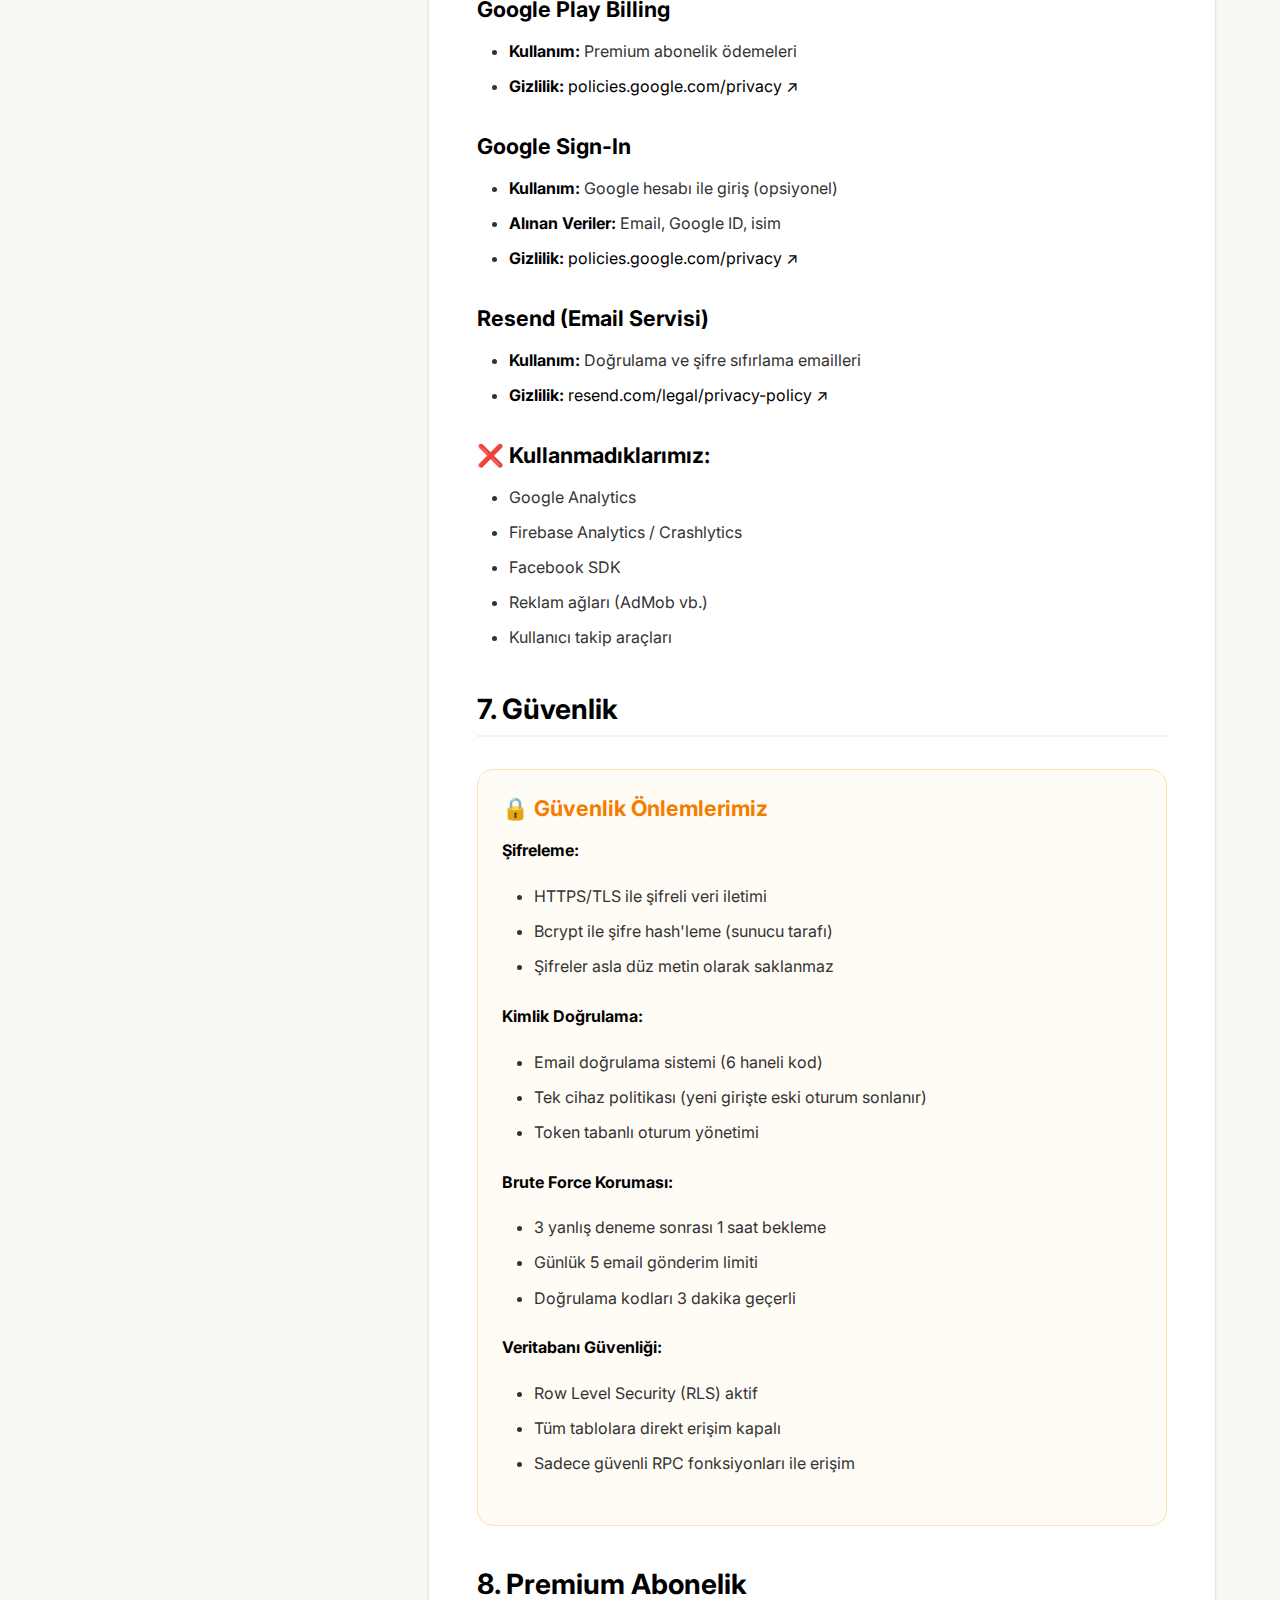
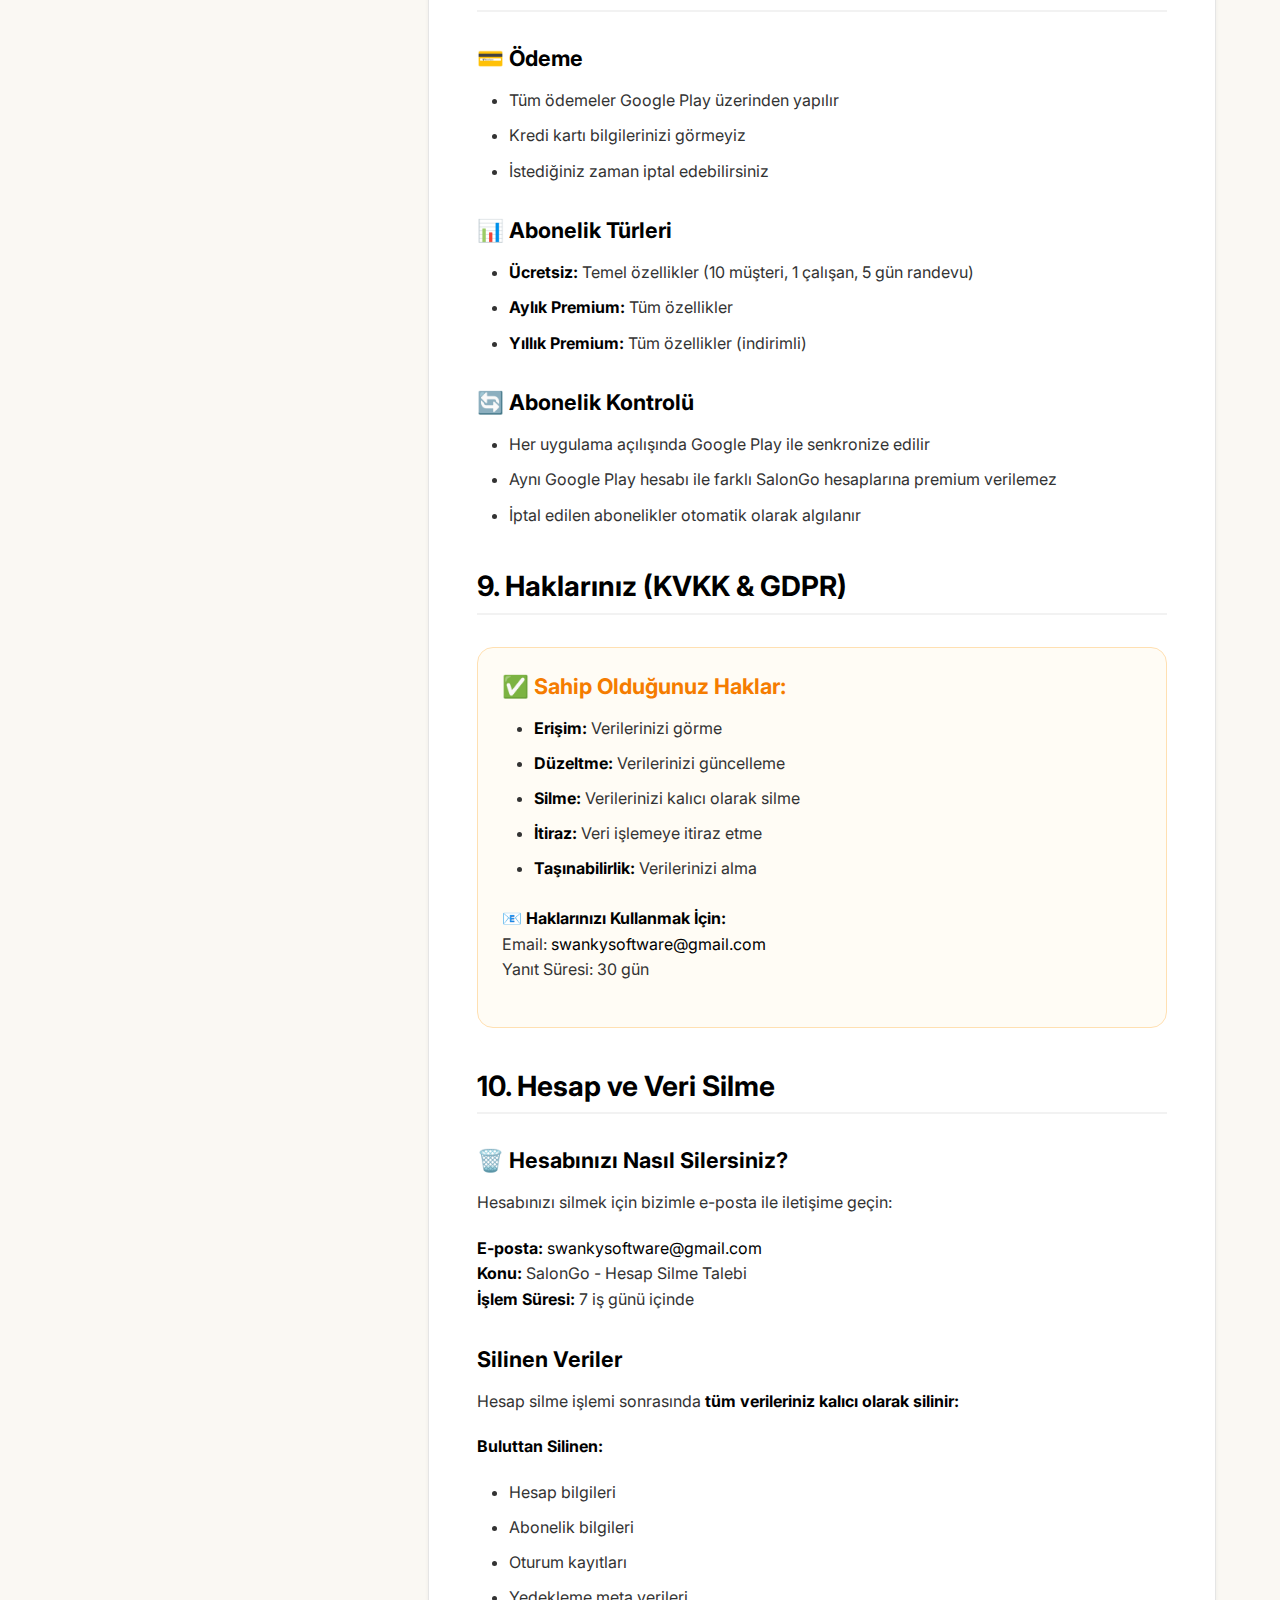
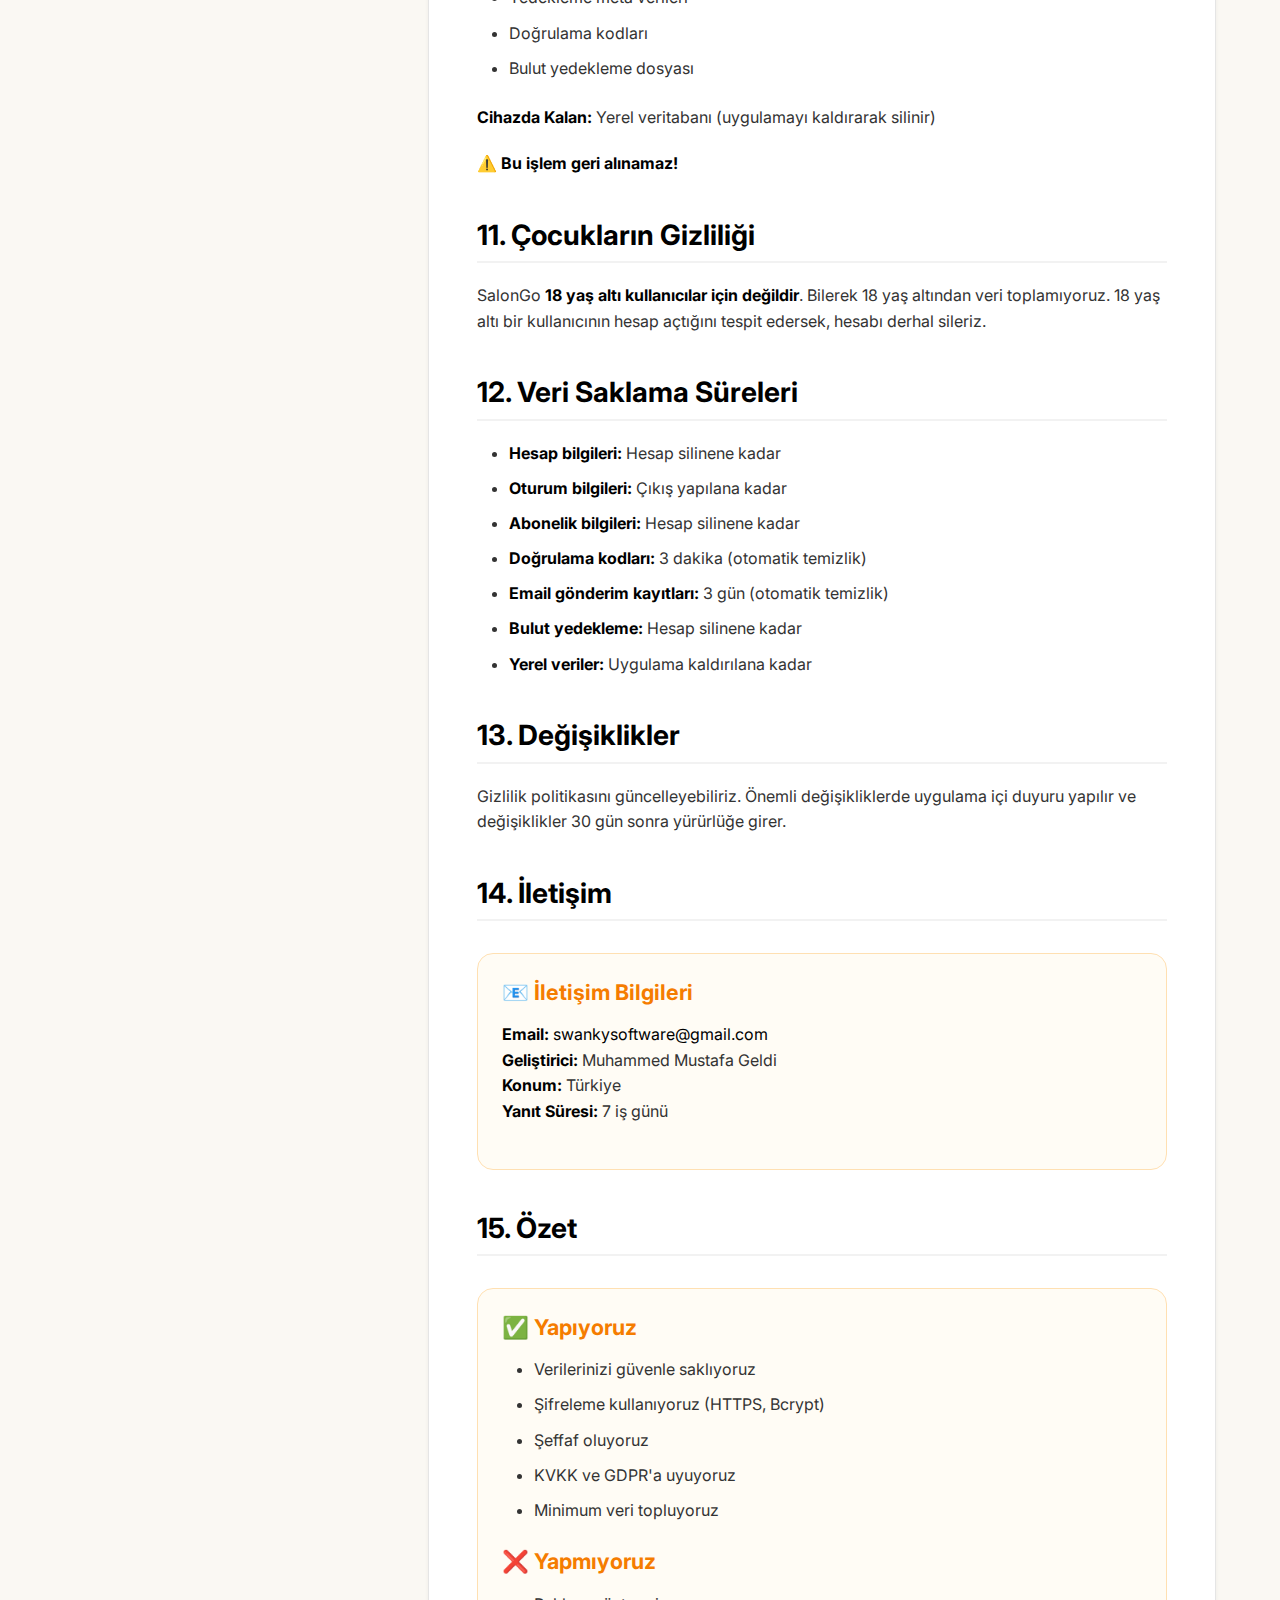
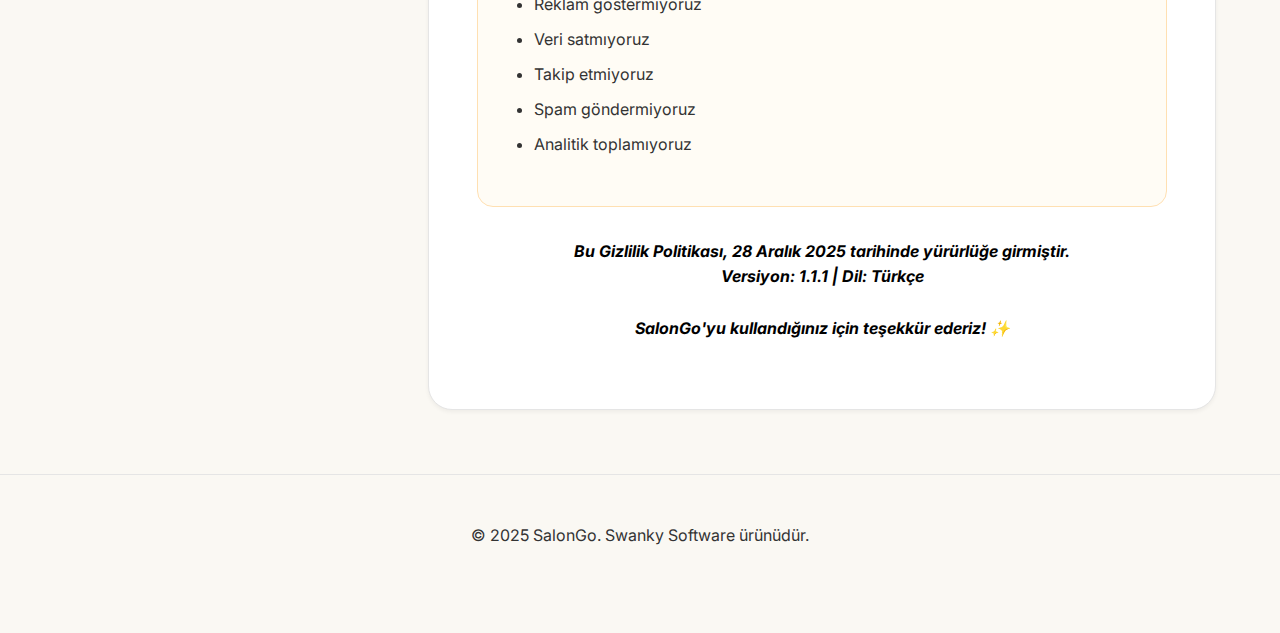
<file: salongo-privacy-policy.html>
<!DOCTYPE html>
<html lang="tr">

<head>
    <meta charset="UTF-8">
    <meta name="viewport" content="width=device-width, initial-scale=1.0">
    <title>SalonGo - Gizlilik Politikası</title>
    <meta name="description"
        content="SalonGo salon yönetim uygulamasının gizlilik politikası ve kişisel veri koruma uygulamaları.">
    <link rel="stylesheet" href="css/base.css">
    <link rel="icon" type="image/png" sizes="32x32" href="app_logo/salongo_logo.png">
    <link rel="preconnect" href="https://fonts.googleapis.com">
    <link rel="preconnect" href="https://fonts.gstatic.com" crossorigin>
    <link href="https://fonts.googleapis.com/css2?family=Inter:wght@400;500;600;700;800&display=swap" rel="stylesheet">
</head>

<body>
    <!-- Header -->
    <header class="site-header">
        <div class="container header-inner">
            <a href="index.html" class="brand-logo">
                <img src="other_icons/swanky_logo.png?v=3" alt="Logo" width="32" height="32"
                    style="border-radius: 6px;">
                Swanky Software
            </a>
            <nav class="header-nav"></nav>
        </div>
    </header>

    <div class="page-wrapper">
        <div class="container policy-layout">

            <!-- Sidebar -->
            <aside class="toc-sidebar">
                <a href="https://play.google.com/store/apps/details?id=com.swanky.salongo" target="_blank"
                    class="download-btn-sidebar"
                    style="display: flex; align-items: center; justify-content: center; gap: 0.5rem; background: var(--primary-color); color: white; padding: 0.75rem; border-radius: var(--radius-md); text-decoration: none; margin-bottom: 1.5rem; font-weight: 600; text-align: center; transition: all 0.2s;">
                    <span style="font-size: 1.2rem;">📲</span> <span>SalonGo'yu İndir</span>
                </a>
                <div style="color: var(--text-tertiary); font-size: 0.9rem;">Yükleniyor...</div>
            </aside>

            <!-- Main Content -->
            <article class="content-area">
                <a href="index.html" class="back-link">← Ana Sayfaya Dön</a>

                <h1>SalonGo Gizlilik Politikası</h1>
                <p style="color: var(--text-tertiary); margin-bottom: 2rem;">
                    <strong>Son Güncelleme:</strong> 28 Aralık 2025 | <strong>Versiyon:</strong> 1.1.1
                </p>

                <div class="highlight-box">
                    <h3>👋 Özetle</h3>
                    <p>Müşteri verilerinizi güvenle saklıyor ve koruyoruz. Verilerinizi reklam amaçlı kullanmıyor veya
                        satmıyoruz. SalonGo, verilerinizin kontrolünün tamamen sizde olduğu güvenli bir platformdur.</p>
                </div>

                <h2>1. Uygulama Hakkında</h2>
                <p>SalonGo, işletmeler için tasarlanmış kapsamlı bir yönetim uygulamasıdır. Müşteri kayıtları, randevu
                    takibi, kasa yönetimi ve işlem geçmişi gibi tüm operasyonları kolaylaştırır.</p>

                <div class="highlight-box">
                    <h3>📱 Uygulama Bilgileri</h3>
                    <p><strong>Geliştirici:</strong> Muhammed Mustafa Geldi<br>
                    <strong>İletişim:</strong> <a href="mailto:swankysoftware@gmail.com">swankysoftware@gmail.com</a><br>
                    <strong>Konum:</strong> Türkiye</p>
                </div>

                <div class="highlight-box">
                    <h3>📋 İlgili Belgeler</h3>
                    <p>Bu Gizlilik Politikası, <a href="salongo-terms-of-service.html" style="color: var(--primary-color); font-weight: 500;">Kullanıcı Sözleşmesi ↗</a> ile birlikte geçerlidir. Uygulamayı kullanarak her iki belgeyi de kabul etmiş sayılırsınız.</p>
                </div>

                <h2>2. Topladığımız Veriler</h2>

                <h3>2.1 Hesap Bilgileri (Bulutta Saklanır)</h3>
                <p>Kayıt ve giriş işlemleri için aşağıdaki bilgiler toplanır:</p>
                <ul>
                    <li>Kullanıcı adı (Hesap kimliği, 3-20 karakter)</li>
                    <li>Email adresi (İletişim ve doğrulama için)</li>
                    <li>Şifre (Bcrypt ile şifrelenmiş olarak saklanır)</li>
                    <li>Salon adı (İşletme tanımlayıcısı)</li>
                    <li>Google ID (Google ile giriş yapanlar için - opsiyonel)</li>
                    <li>Kayıt yöntemi ('email' veya 'google')</li>
                    <li>Cihaz ID (Tek cihaz politikası için)</li>
                </ul>

                <h3>2.2 Abonelik Bilgileri (Bulutta Saklanır)</h3>
                <ul>
                    <li>Abonelik tipi ('free', 'monthly' veya 'yearly')</li>
                    <li>Premium durumu</li>
                    <li>Google Play purchase token (Abonelik doğrulama için)</li>
                    <li>Google Play sipariş ID (Ödeme takibi için)</li>
                    <li>Son senkronizasyon tarihi</li>
                </ul>

                <h3>2.3 Salon Verileri (Cihazınızda Saklanır)</h3>
                <p>Bu veriler <strong>yalnızca cihazınızda</strong> saklanır ve bulut yedekleme yapılmadığı sürece sunucularımıza gönderilmez:</p>
                <ul>
                    <li><strong>Müşteri Bilgileri:</strong> Ad soyad, telefon, doğum tarihi, cinsiyet, notlar, VIP durumu, profil ikonu</li>
                    <li><strong>Çalışan Bilgileri:</strong> Ad, profil ikonu</li>
                    <li><strong>Randevu Kayıtları:</strong> Çalışan/müşteri bilgisi, işlem açıklaması, tarih/saat, notlar, tamamlanma durumu</li>
                    <li><strong>İşlem Kayıtları (Kasa):</strong> İşlem başlığı, tutar, tarih, açıklama, gelir/gider türü</li>
                    <li><strong>Sadakat Sistemi:</strong> Müşteri bazlı yıldız sayısı, yıllık harcama tutarı</li>
                    <li><strong>İşletme Ayarları:</strong> Çalışma saatleri, kapalı günler, otomatik mesaj şablonu</li>
                </ul>

                <h3>2.4 Geçici Veriler (Otomatik Silinir)</h3>
                <ul>
                    <li>Email doğrulama kodları (3 dakika)</li>
                    <li>Şifre sıfırlama kodları (3 dakika)</li>
                    <li>Şifre sıfırlama token'ları (5 dakika)</li>
                    <li>Günlük email gönderim sayacı (3 gün)</li>
                </ul>

                <h2>3. Verilerin Saklanması</h2>

                <h3>📱 Cihazınızda (Yerel - Room Database)</h3>
                <p>Müşteri kayıtları, randevular, işlemler, çalışanlar ve ayarlar <strong>yalnızca cihazınızda</strong> saklanır.</p>

                <h3>☁️ Bulutta (Supabase)</h3>
                <ul>
                    <li>Hesap bilgileri</li>
                    <li>Oturum bilgileri</li>
                    <li>Abonelik durumu</li>
                    <li>Geçici doğrulama kodları</li>
                    <li>Bulut yedekleme dosyaları (Premium)</li>
                    <li>Duyurular</li>
                </ul>
                <p><strong>Sunucu Konumu:</strong> Avrupa (EU)<br>
                <strong>Güvenlik:</strong> Tüm veriler HTTPS/TLS ile şifrelenir</p>

                <h2>4. Verileri Nasıl Kullanıyoruz?</h2>

                <h3>✅ Yapıyoruz:</h3>
                <ul>
                    <li>Hesap oluşturma ve kimlik doğrulama</li>
                    <li>Email doğrulama (6 haneli kod)</li>
                    <li>Şifre sıfırlama desteği</li>
                    <li>Premium abonelik yönetimi ve doğrulama</li>
                    <li>Bulut yedekleme hizmeti (Premium)</li>
                    <li>Uygulama içi duyurular</li>
                    <li>Tek cihaz güvenlik politikası</li>
                </ul>

                <h3>❌ Yapmıyoruz:</h3>
                <ul>
                    <li>Reklam göstermiyoruz</li>
                    <li>Verilerinizi satmıyoruz</li>
                    <li>Üçüncü taraflara pazarlama amaçlı vermiyoruz</li>
                    <li>Kullanıcı davranışı takibi yapmıyoruz</li>
                    <li>Analitik veri toplamıyoruz</li>
                    <li>Konum bilgisi toplamıyoruz</li>
                </ul>

                <h2>5. İzinler</h2>

                <h3>🌐 İnternet (INTERNET)</h3>
                <p><strong>Kullanım:</strong> Hesap işlemleri, abonelik doğrulama, bulut yedekleme<br>
                <strong>Zorunlu:</strong> Evet</p>

                <h3>💳 Faturalandırma (BILLING)</h3>
                <p><strong>Kullanım:</strong> Google Play üzerinden Premium abonelik ödemeleri<br>
                <strong>İşleyici:</strong> Google Play<br>
                <strong>Not:</strong> Kredi kartı bilgilerinizi görmeyiz</p>

                <h3>📱 SMS Gönderme (Intent)</h3>
                <p><strong>Kullanım:</strong> Müşterilerinize mesaj göndermek için<br>
                <strong>Kontrol:</strong> Sadece siz "Gönder" butonuna bastığınızda<br>
                <strong>Not:</strong> Uygulama izin istemez, cihazın SMS uygulamasını açar</p>

                <h3>📞 Arama (Intent)</h3>
                <p><strong>Kullanım:</strong> Müşterilerinizi aramak için<br>
                <strong>Kontrol:</strong> Sadece siz "Ara" butonuna bastığınızda</p>

                <h3>💬 WhatsApp (Intent)</h3>
                <p><strong>Kullanım:</strong> Müşterilerinize WhatsApp mesajı göndermek için<br>
                <strong>Not:</strong> WhatsApp yüklü olmalıdır</p>

                <p><strong>⚠️ Önemli:</strong> Uygulama otomatik SMS göndermez, arama yapmaz veya mesaj atmaz. Her işlem sizin kontrolünüzdedir.</p>

                <h2>6. Üçüncü Taraf Servisler</h2>

                <h3>Supabase (Backend)</h3>
                <ul>
                    <li><strong>Kullanım:</strong> Hesap yönetimi, oturum kontrolü, bulut yedekleme</li>
                    <li><strong>Konum:</strong> Avrupa sunucuları</li>
                    <li><strong>Gizlilik:</strong> <a href="https://supabase.com/privacy" target="_blank">supabase.com/privacy ↗</a></li>
                </ul>

                <h3>Google Play Billing</h3>
                <ul>
                    <li><strong>Kullanım:</strong> Premium abonelik ödemeleri</li>
                    <li><strong>Gizlilik:</strong> <a href="https://policies.google.com/privacy" target="_blank">policies.google.com/privacy ↗</a></li>
                </ul>

                <h3>Google Sign-In</h3>
                <ul>
                    <li><strong>Kullanım:</strong> Google hesabı ile giriş (opsiyonel)</li>
                    <li><strong>Alınan Veriler:</strong> Email, Google ID, isim</li>
                    <li><strong>Gizlilik:</strong> <a href="https://policies.google.com/privacy" target="_blank">policies.google.com/privacy ↗</a></li>
                </ul>

                <h3>Resend (Email Servisi)</h3>
                <ul>
                    <li><strong>Kullanım:</strong> Doğrulama ve şifre sıfırlama emailleri</li>
                    <li><strong>Gizlilik:</strong> <a href="https://resend.com/legal/privacy-policy" target="_blank">resend.com/legal/privacy-policy ↗</a></li>
                </ul>

                <h3>❌ Kullanmadıklarımız:</h3>
                <ul>
                    <li>Google Analytics</li>
                    <li>Firebase Analytics / Crashlytics</li>
                    <li>Facebook SDK</li>
                    <li>Reklam ağları (AdMob vb.)</li>
                    <li>Kullanıcı takip araçları</li>
                </ul>

                <h2>7. Güvenlik</h2>

                <div class="highlight-box">
                    <h3>🔒 Güvenlik Önlemlerimiz</h3>
                    <p><strong>Şifreleme:</strong></p>
                    <ul>
                        <li>HTTPS/TLS ile şifreli veri iletimi</li>
                        <li>Bcrypt ile şifre hash'leme (sunucu tarafı)</li>
                        <li>Şifreler asla düz metin olarak saklanmaz</li>
                    </ul>
                    <p><strong>Kimlik Doğrulama:</strong></p>
                    <ul>
                        <li>Email doğrulama sistemi (6 haneli kod)</li>
                        <li>Tek cihaz politikası (yeni girişte eski oturum sonlanır)</li>
                        <li>Token tabanlı oturum yönetimi</li>
                    </ul>
                    <p><strong>Brute Force Koruması:</strong></p>
                    <ul>
                        <li>3 yanlış deneme sonrası 1 saat bekleme</li>
                        <li>Günlük 5 email gönderim limiti</li>
                        <li>Doğrulama kodları 3 dakika geçerli</li>
                    </ul>
                    <p><strong>Veritabanı Güvenliği:</strong></p>
                    <ul>
                        <li>Row Level Security (RLS) aktif</li>
                        <li>Tüm tablolara direkt erişim kapalı</li>
                        <li>Sadece güvenli RPC fonksiyonları ile erişim</li>
                    </ul>
                </div>

                <h2>8. Premium Abonelik</h2>

                <h3>💳 Ödeme</h3>
                <ul>
                    <li>Tüm ödemeler Google Play üzerinden yapılır</li>
                    <li>Kredi kartı bilgilerinizi görmeyiz</li>
                    <li>İstediğiniz zaman iptal edebilirsiniz</li>
                </ul>

                <h3>📊 Abonelik Türleri</h3>
                <ul>
                    <li><strong>Ücretsiz:</strong> Temel özellikler (10 müşteri, 1 çalışan, 5 gün randevu)</li>
                    <li><strong>Aylık Premium:</strong> Tüm özellikler</li>
                    <li><strong>Yıllık Premium:</strong> Tüm özellikler (indirimli)</li>
                </ul>

                <h3>🔄 Abonelik Kontrolü</h3>
                <ul>
                    <li>Her uygulama açılışında Google Play ile senkronize edilir</li>
                    <li>Aynı Google Play hesabı ile farklı SalonGo hesaplarına premium verilemez</li>
                    <li>İptal edilen abonelikler otomatik olarak algılanır</li>
                </ul>

                <h2>9. Haklarınız (KVKK & GDPR)</h2>

                <div class="highlight-box">
                    <h3>✅ Sahip Olduğunuz Haklar:</h3>
                    <ul>
                        <li><strong>Erişim:</strong> Verilerinizi görme</li>
                        <li><strong>Düzeltme:</strong> Verilerinizi güncelleme</li>
                        <li><strong>Silme:</strong> Verilerinizi kalıcı olarak silme</li>
                        <li><strong>İtiraz:</strong> Veri işlemeye itiraz etme</li>
                        <li><strong>Taşınabilirlik:</strong> Verilerinizi alma</li>
                    </ul>
                    <p><strong>📧 Haklarınızı Kullanmak İçin:</strong><br>
                    Email: <a href="mailto:swankysoftware@gmail.com">swankysoftware@gmail.com</a><br>
                    Yanıt Süresi: 30 gün</p>
                </div>

                <h2>10. Hesap ve Veri Silme</h2>

                <h3>🗑️ Hesabınızı Nasıl Silersiniz?</h3>
                <p>Hesabınızı silmek için bizimle e-posta ile iletişime geçin:</p>
                <p><strong>E-posta:</strong> <a href="mailto:swankysoftware@gmail.com">swankysoftware@gmail.com</a><br>
                <strong>Konu:</strong> SalonGo - Hesap Silme Talebi<br>
                <strong>İşlem Süresi:</strong> 7 iş günü içinde</p>

                <h3>Silinen Veriler</h3>
                <p>Hesap silme işlemi sonrasında <strong>tüm verileriniz kalıcı olarak silinir:</strong></p>
                <p><strong>Buluttan Silinen:</strong></p>
                <ul>
                    <li>Hesap bilgileri</li>
                    <li>Abonelik bilgileri</li>
                    <li>Oturum kayıtları</li>
                    <li>Yedekleme meta verileri</li>
                    <li>Doğrulama kodları</li>
                    <li>Bulut yedekleme dosyası</li>
                </ul>
                <p><strong>Cihazda Kalan:</strong> Yerel veritabanı (uygulamayı kaldırarak silinir)</p>
                <p><strong>⚠️ Bu işlem geri alınamaz!</strong></p>

                <h2>11. Çocukların Gizliliği</h2>
                <p>SalonGo <strong>18 yaş altı kullanıcılar için değildir</strong>. Bilerek 18 yaş altından veri toplamıyoruz. 18 yaş altı bir kullanıcının hesap açtığını tespit edersek, hesabı derhal sileriz.</p>

                <h2>12. Veri Saklama Süreleri</h2>
                <ul>
                    <li><strong>Hesap bilgileri:</strong> Hesap silinene kadar</li>
                    <li><strong>Oturum bilgileri:</strong> Çıkış yapılana kadar</li>
                    <li><strong>Abonelik bilgileri:</strong> Hesap silinene kadar</li>
                    <li><strong>Doğrulama kodları:</strong> 3 dakika (otomatik temizlik)</li>
                    <li><strong>Email gönderim kayıtları:</strong> 3 gün (otomatik temizlik)</li>
                    <li><strong>Bulut yedekleme:</strong> Hesap silinene kadar</li>
                    <li><strong>Yerel veriler:</strong> Uygulama kaldırılana kadar</li>
                </ul>

                <h2>13. Değişiklikler</h2>
                <p>Gizlilik politikasını güncelleyebiliriz. Önemli değişikliklerde uygulama içi duyuru yapılır ve değişiklikler 30 gün sonra yürürlüğe girer.</p>

                <h2>14. İletişim</h2>
                <div class="highlight-box">
                    <h3>📧 İletişim Bilgileri</h3>
                    <p><strong>Email:</strong> <a href="mailto:swankysoftware@gmail.com">swankysoftware@gmail.com</a><br>
                    <strong>Geliştirici:</strong> Muhammed Mustafa Geldi<br>
                    <strong>Konum:</strong> Türkiye<br>
                    <strong>Yanıt Süresi:</strong> 7 iş günü</p>
                </div>

                <h2>15. Özet</h2>

                <div class="highlight-box">
                    <h3>✅ Yapıyoruz</h3>
                    <ul>
                        <li>Verilerinizi güvenle saklıyoruz</li>
                        <li>Şifreleme kullanıyoruz (HTTPS, Bcrypt)</li>
                        <li>Şeffaf oluyoruz</li>
                        <li>KVKK ve GDPR'a uyuyoruz</li>
                        <li>Minimum veri topluyoruz</li>
                    </ul>

                    <h3>❌ Yapmıyoruz</h3>
                    <ul>
                        <li>Reklam göstermiyoruz</li>
                        <li>Veri satmıyoruz</li>
                        <li>Takip etmiyoruz</li>
                        <li>Spam göndermiyoruz</li>
                        <li>Analitik toplamıyoruz</li>
                    </ul>
                </div>

                <p style="margin-top: 2rem; text-align: center; font-style: italic;">
                    <strong>Bu Gizlilik Politikası, 28 Aralık 2025 tarihinde yürürlüğe girmiştir.</strong><br>
                    <strong>Versiyon: 1.1.1 | Dil: Türkçe</strong><br><br>
                    <strong>SalonGo'yu kullandığınız için teşekkür ederiz! ✨</strong>
                </p>

            </article>
        </div>
    </div>

    <!-- Footer -->
    <footer class="site-footer">
        <div class="container footer-inner">
            <p>© 2025 SalonGo. Swanky Software ürünüdür.</p>
        </div>
    </footer>

    <script src="js/i18n.js"></script>
    <script src="js/common.js"></script>
</body>

</html>
</file>
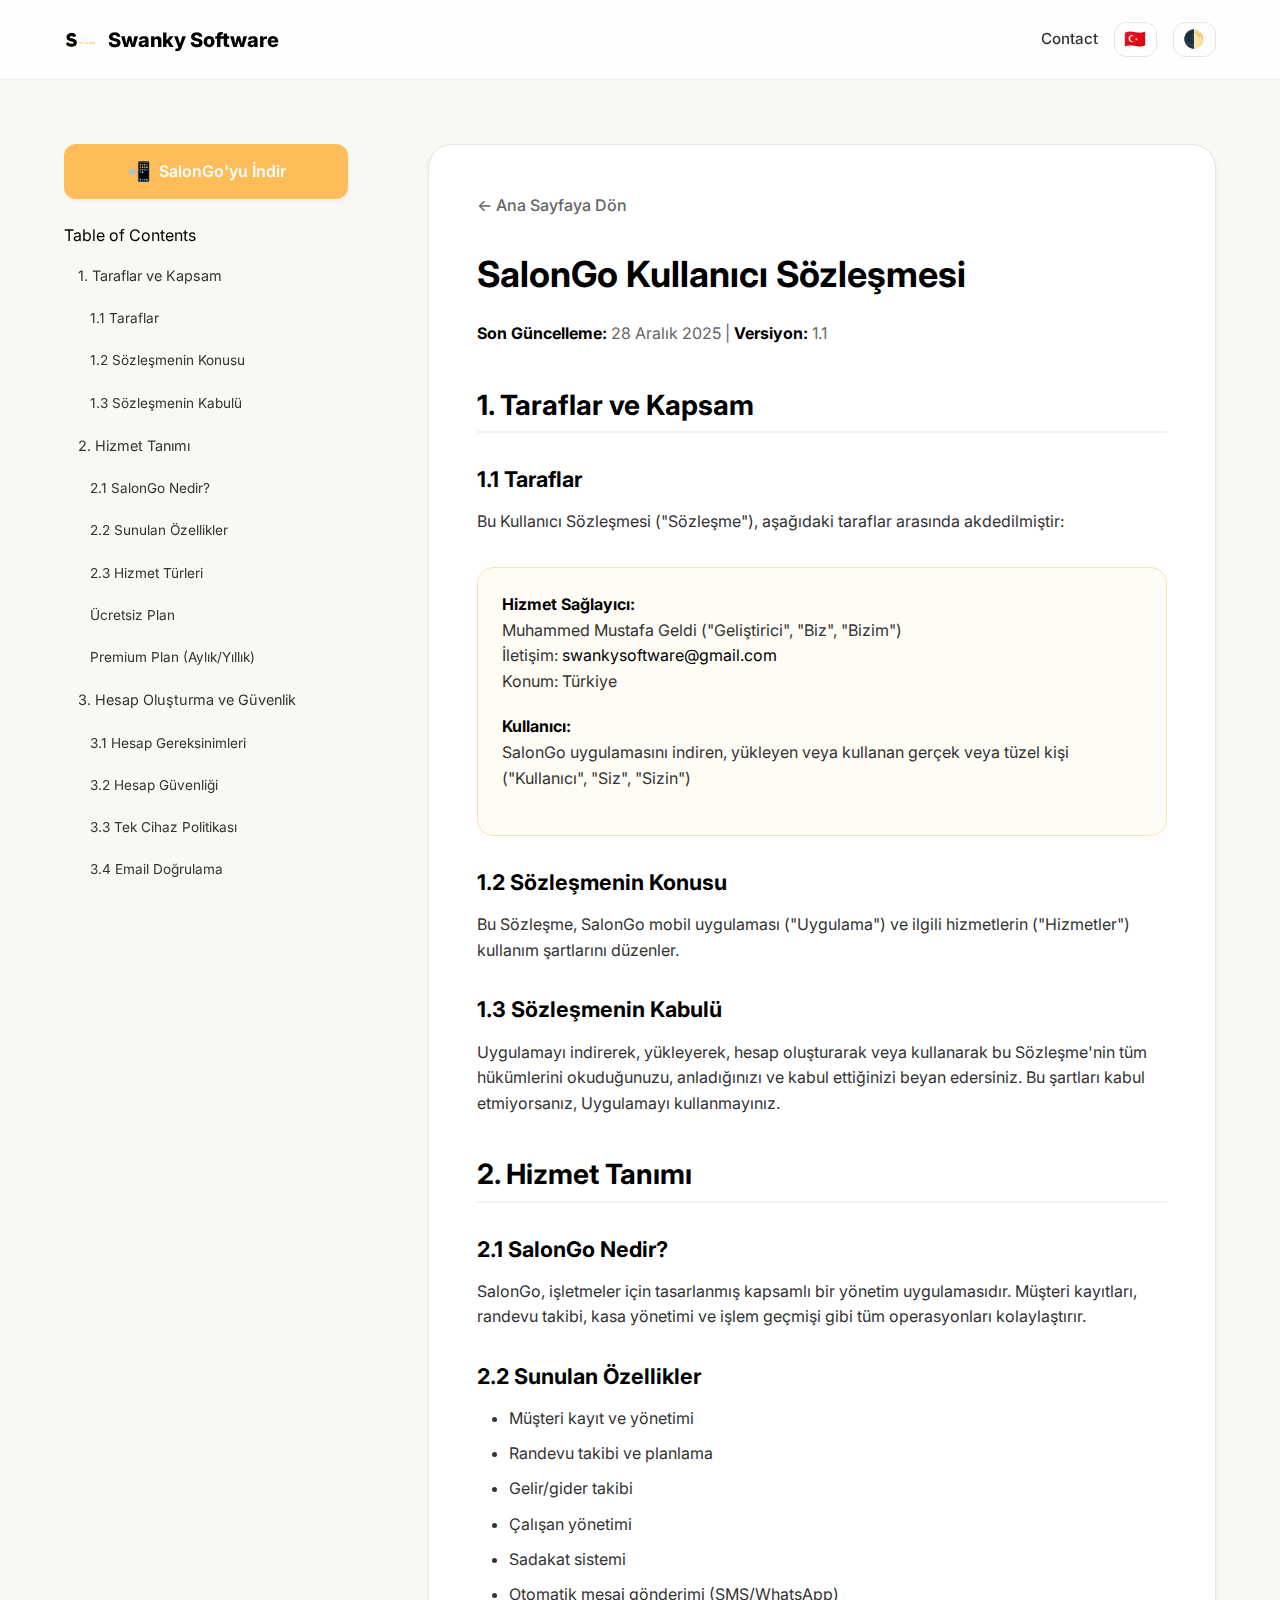
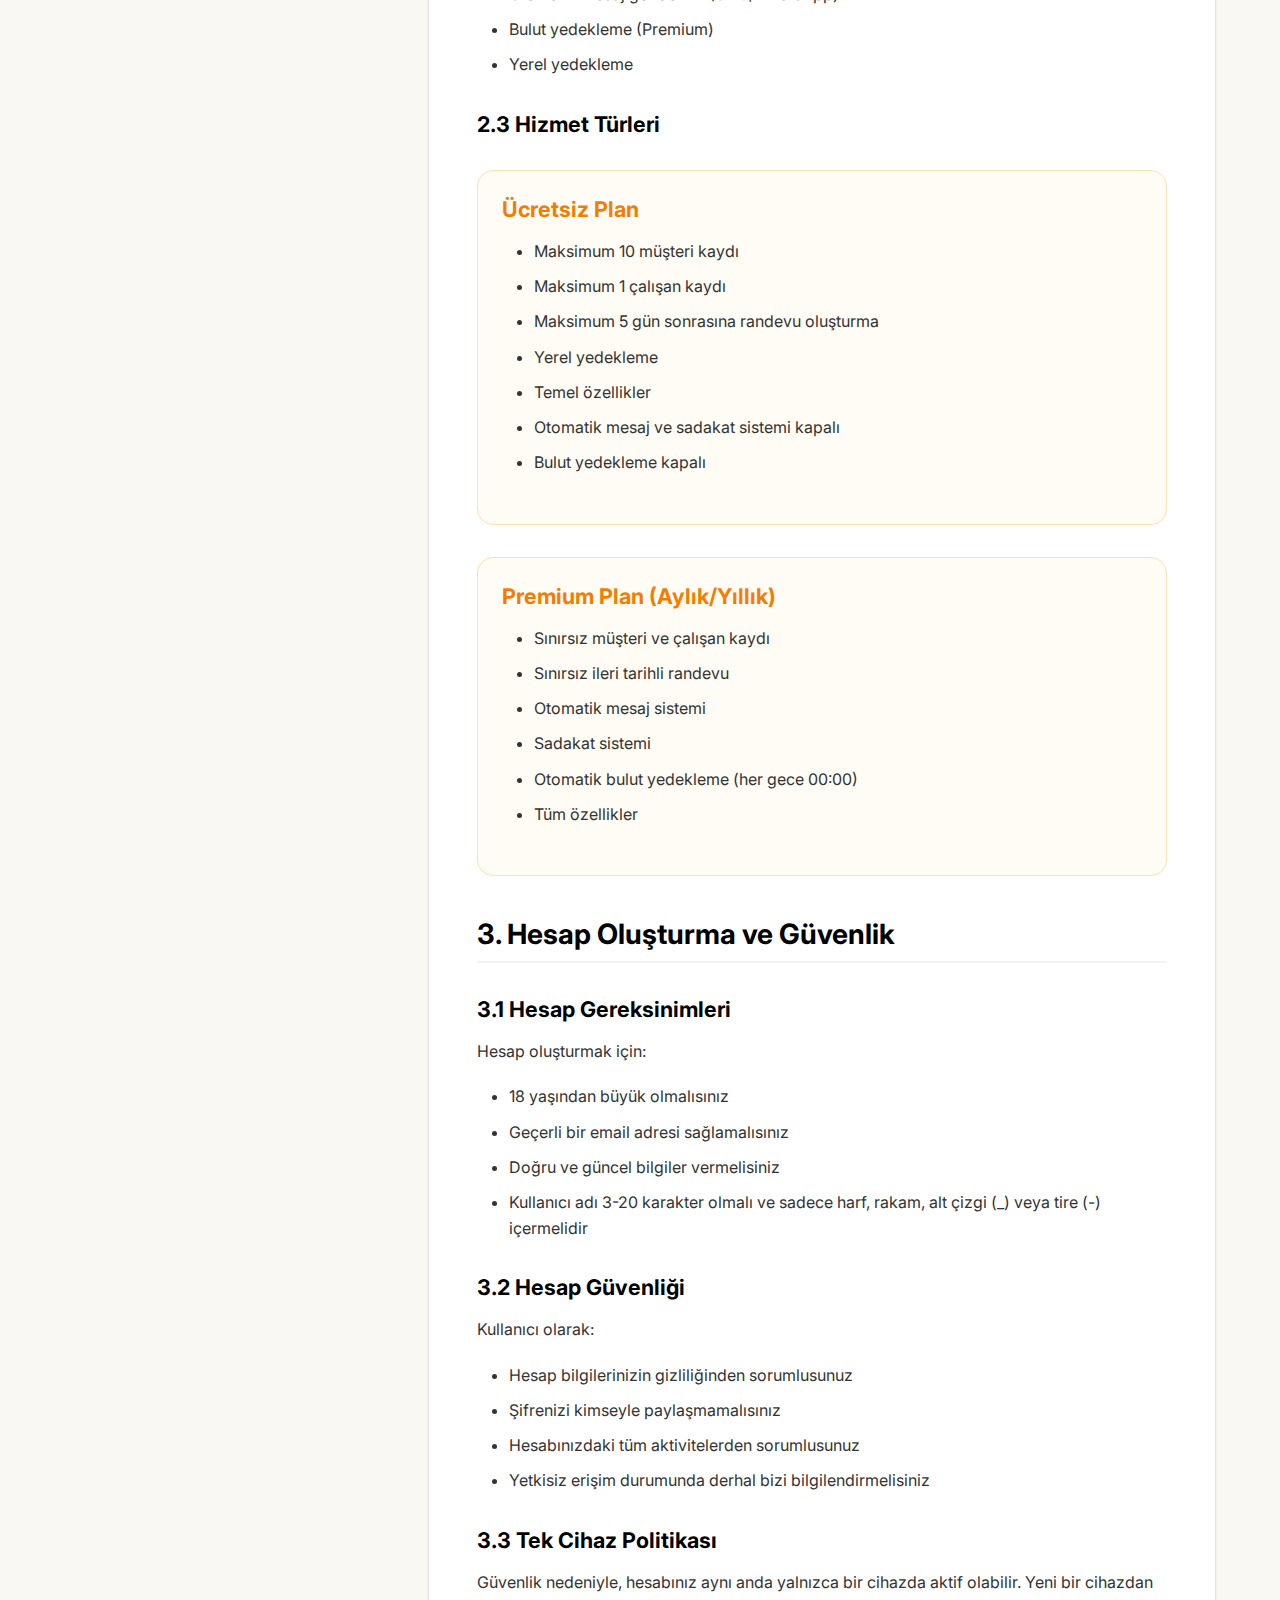
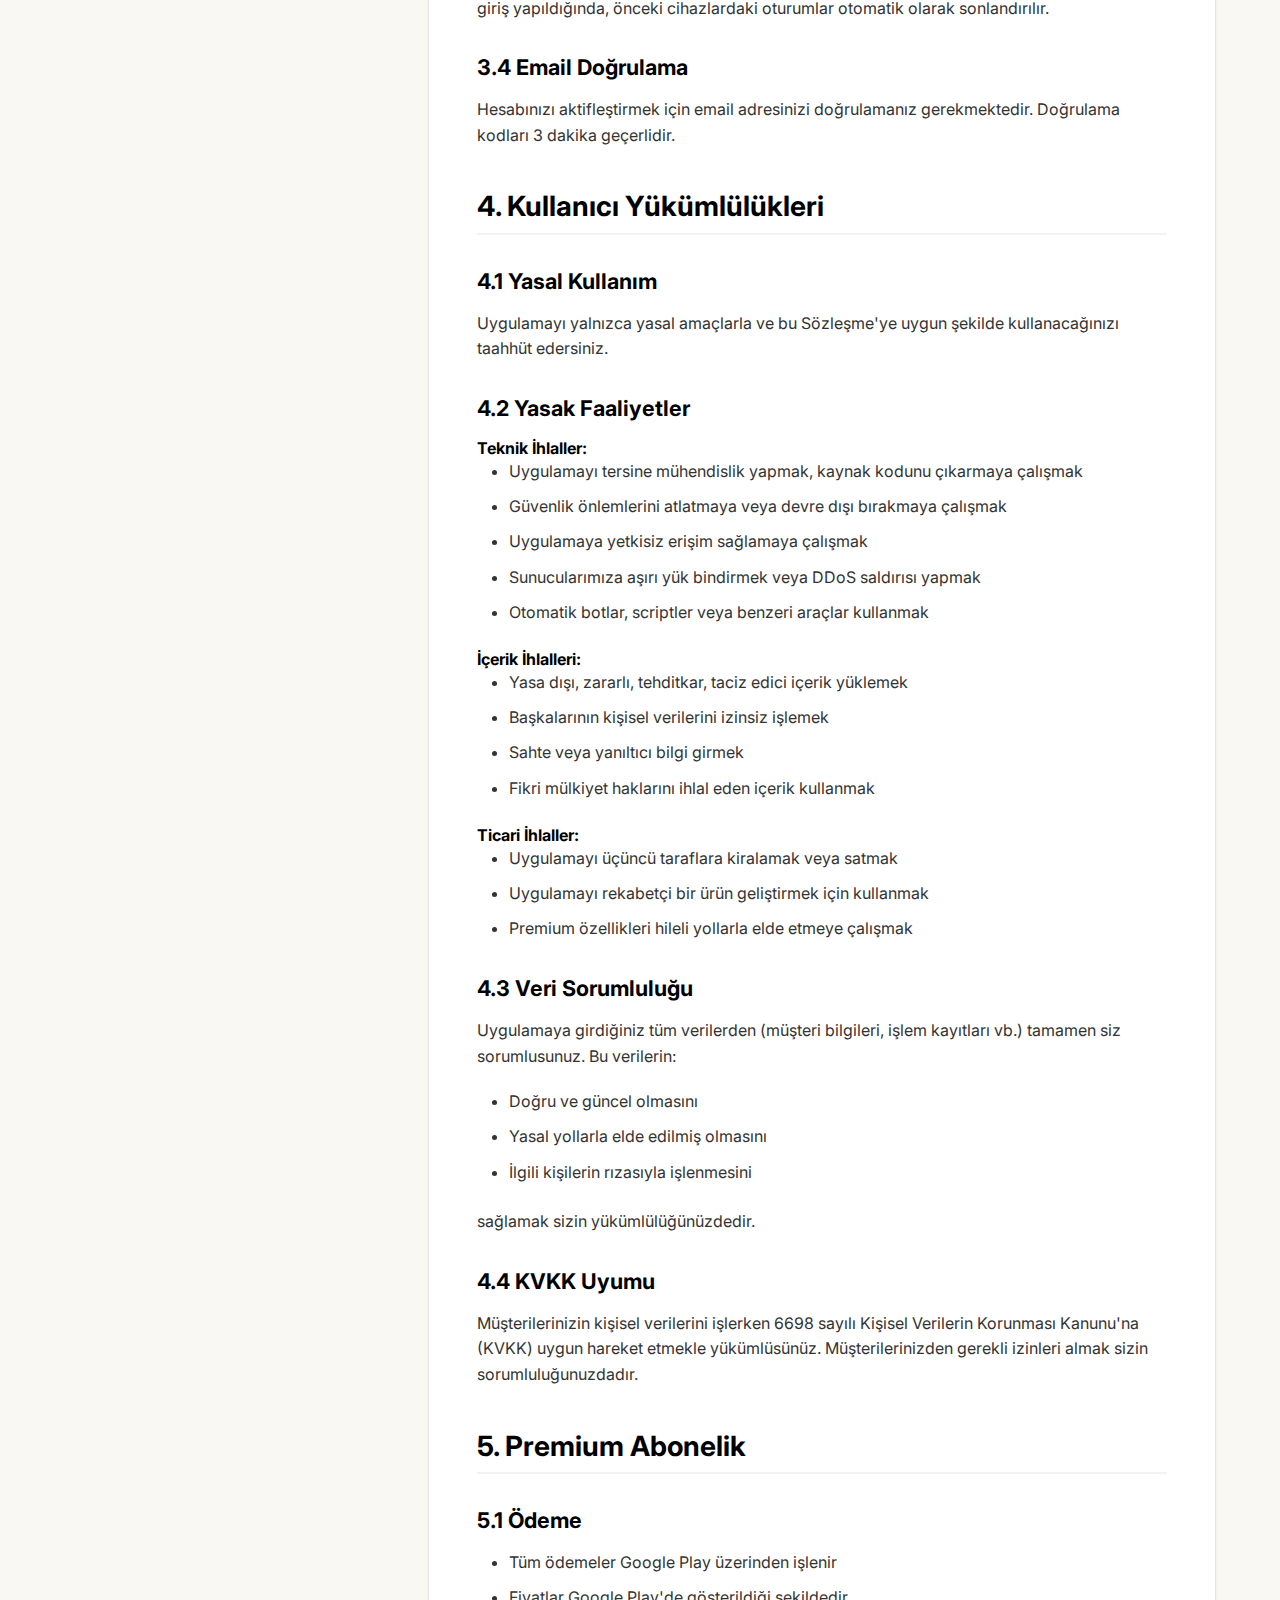
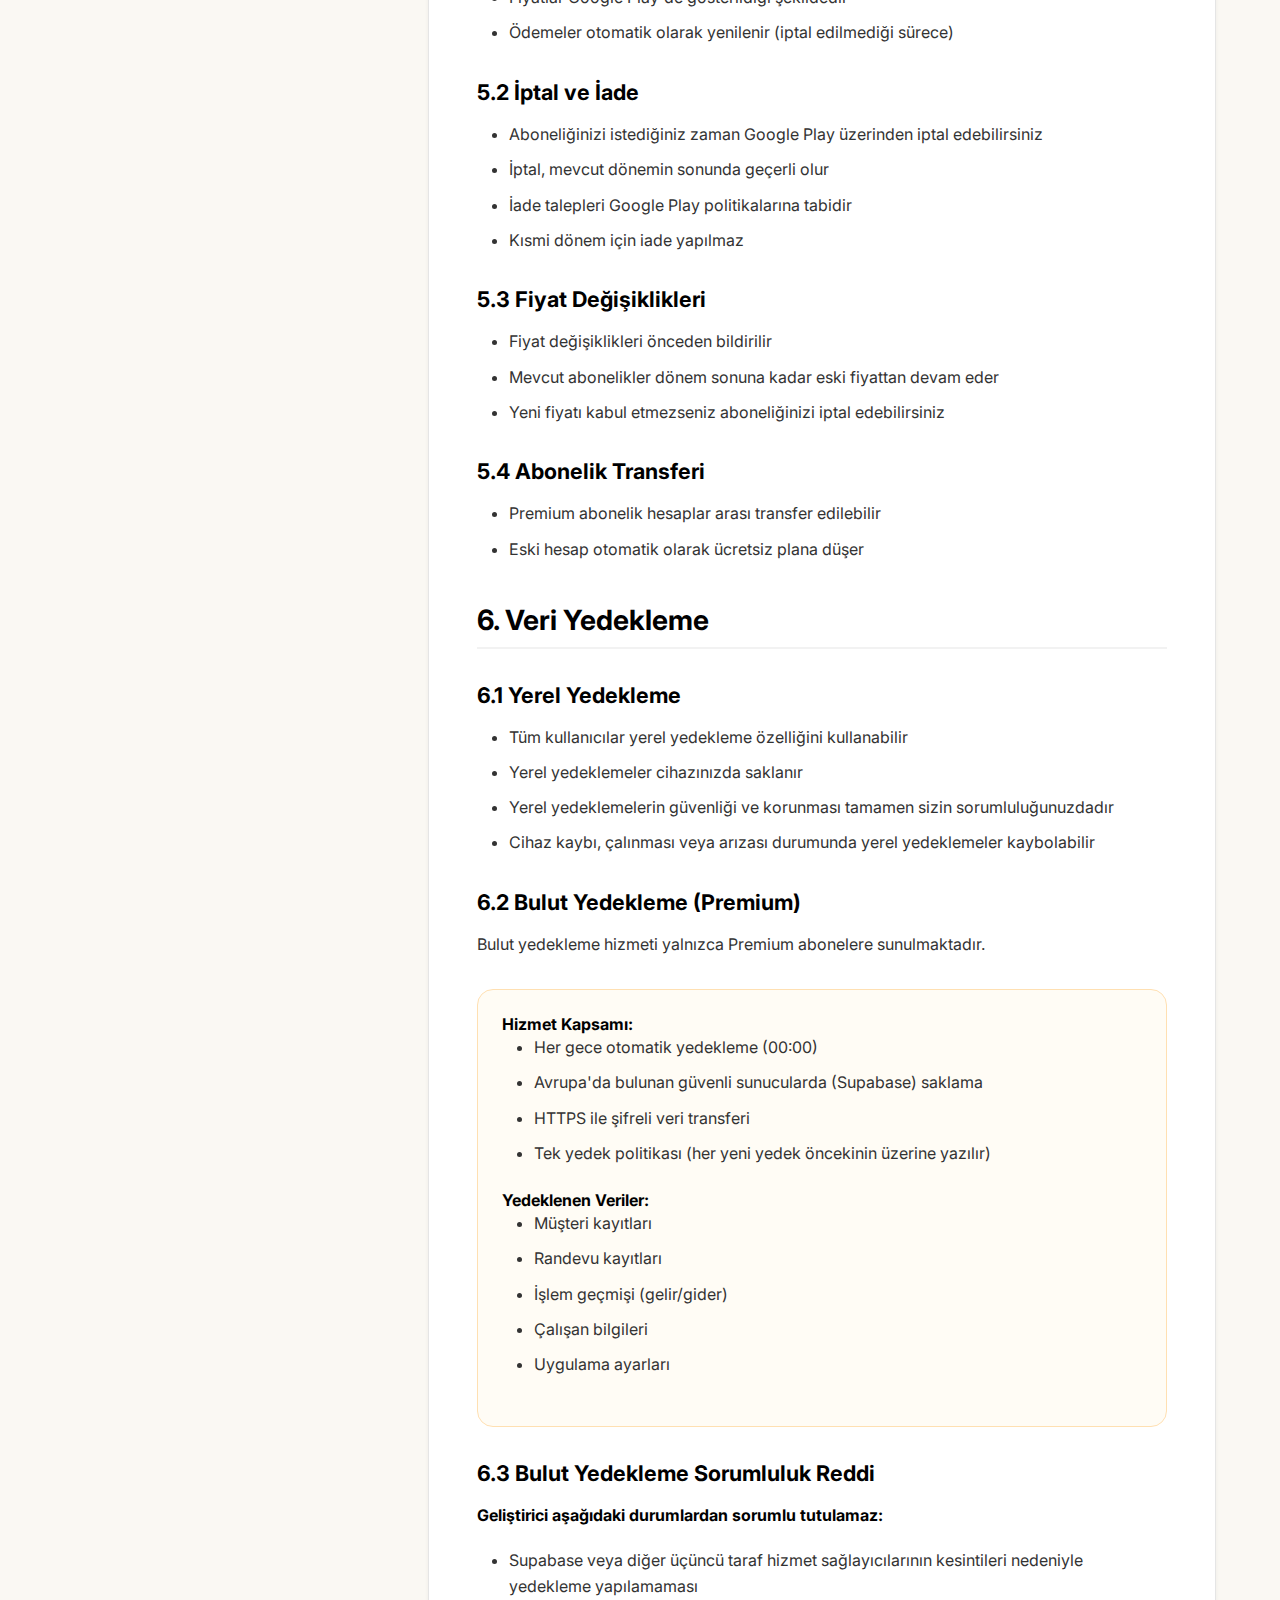
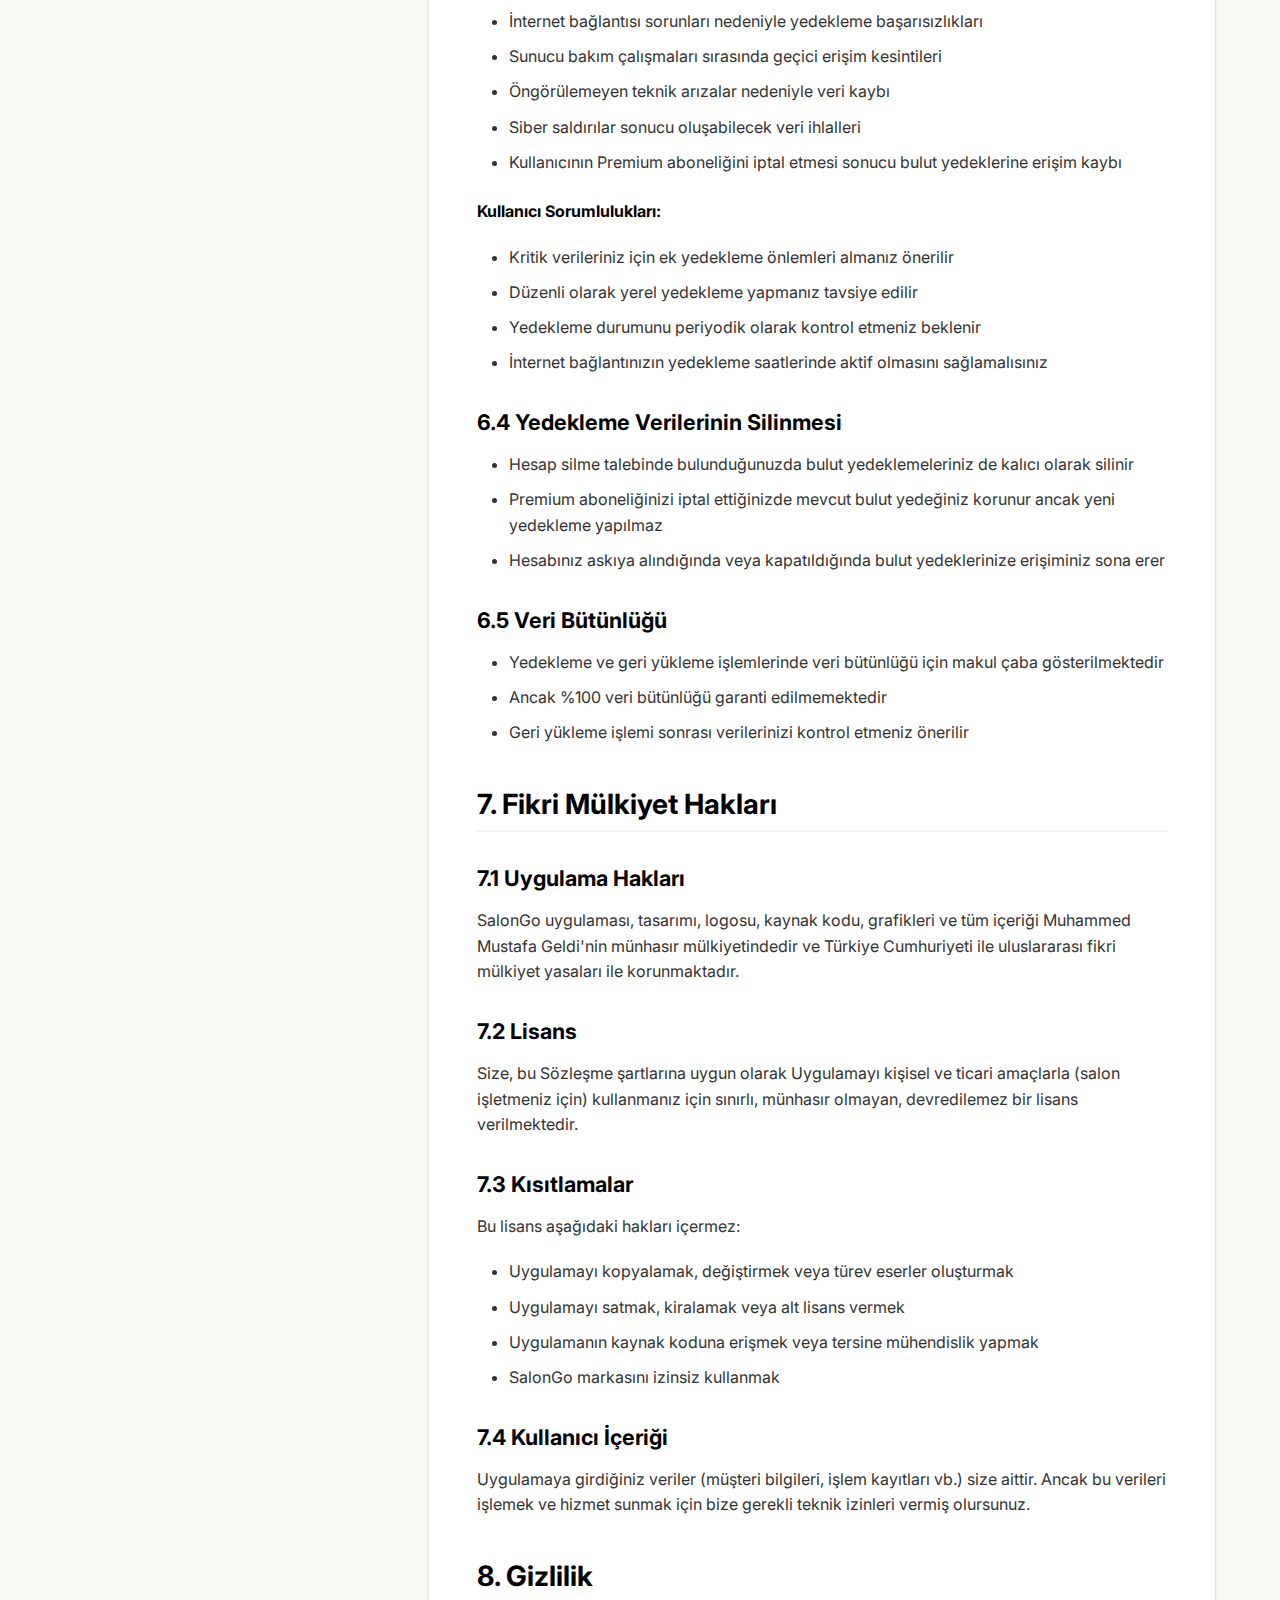
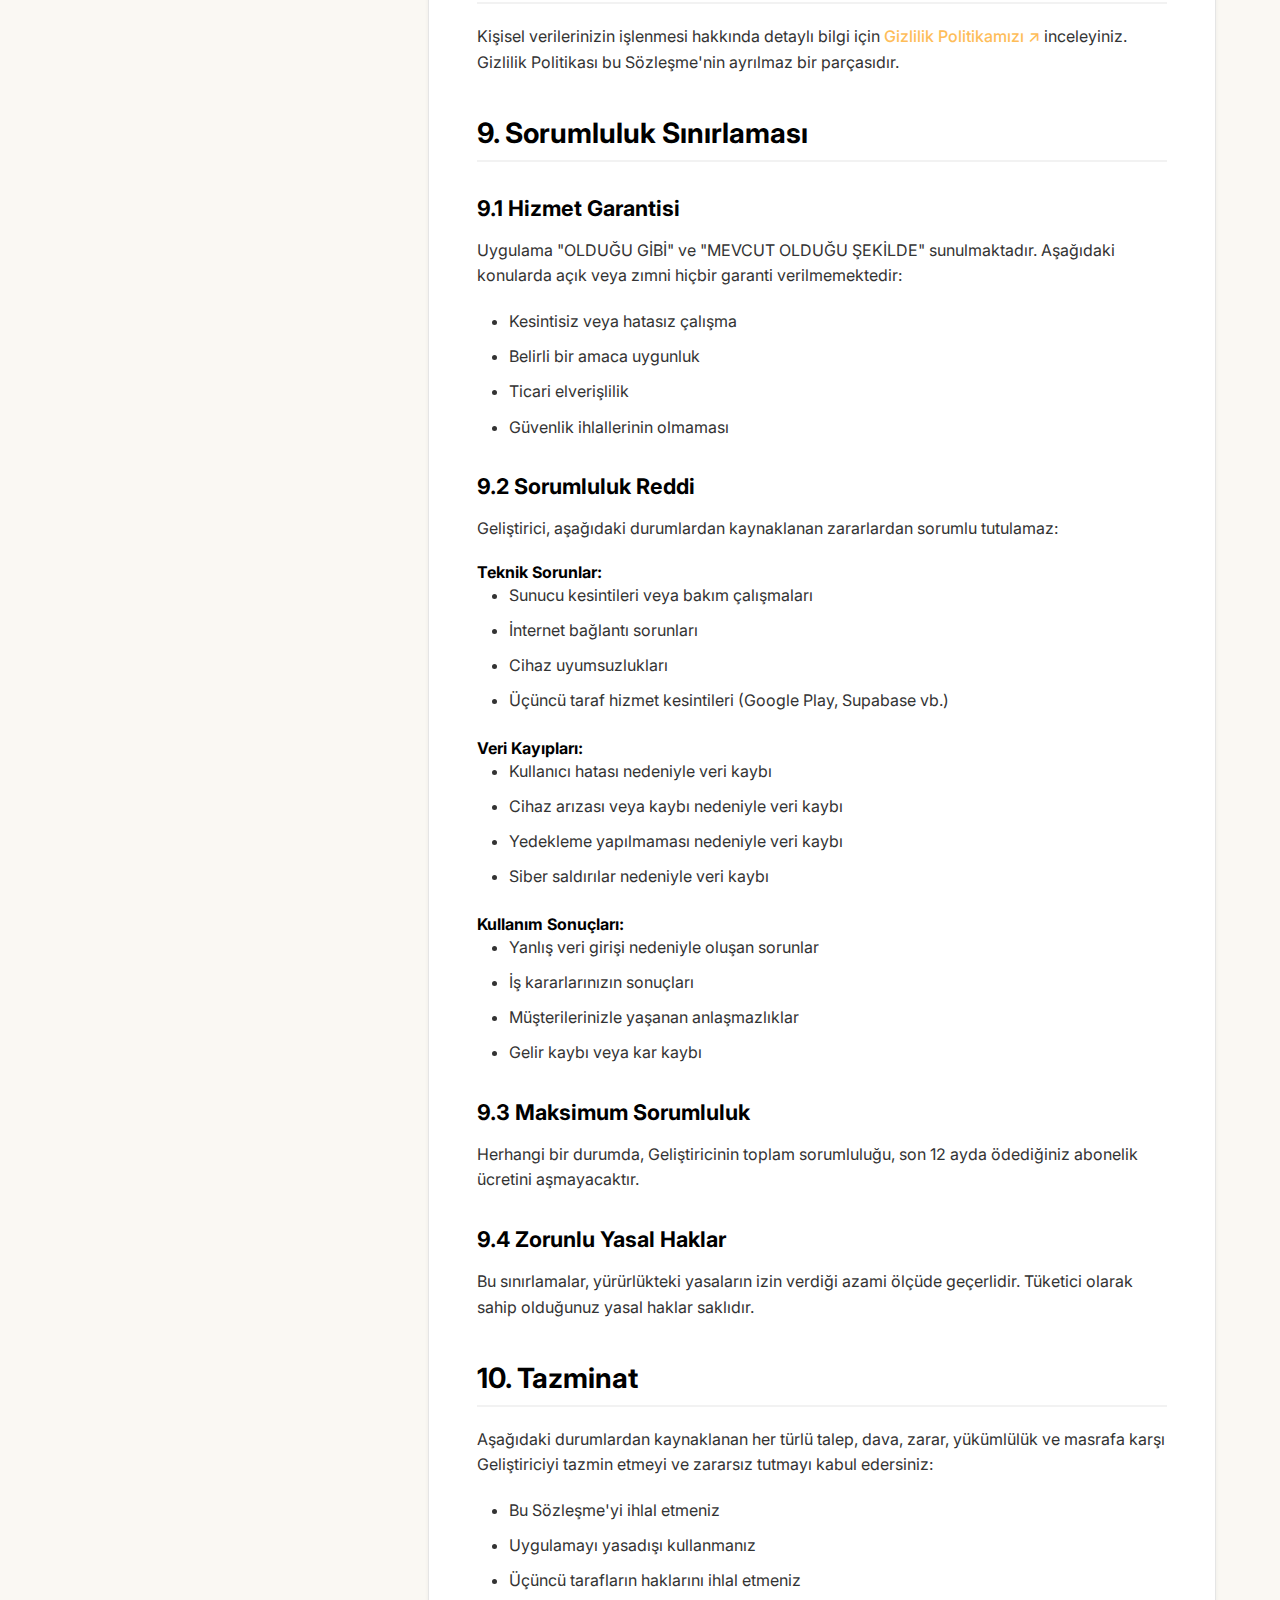
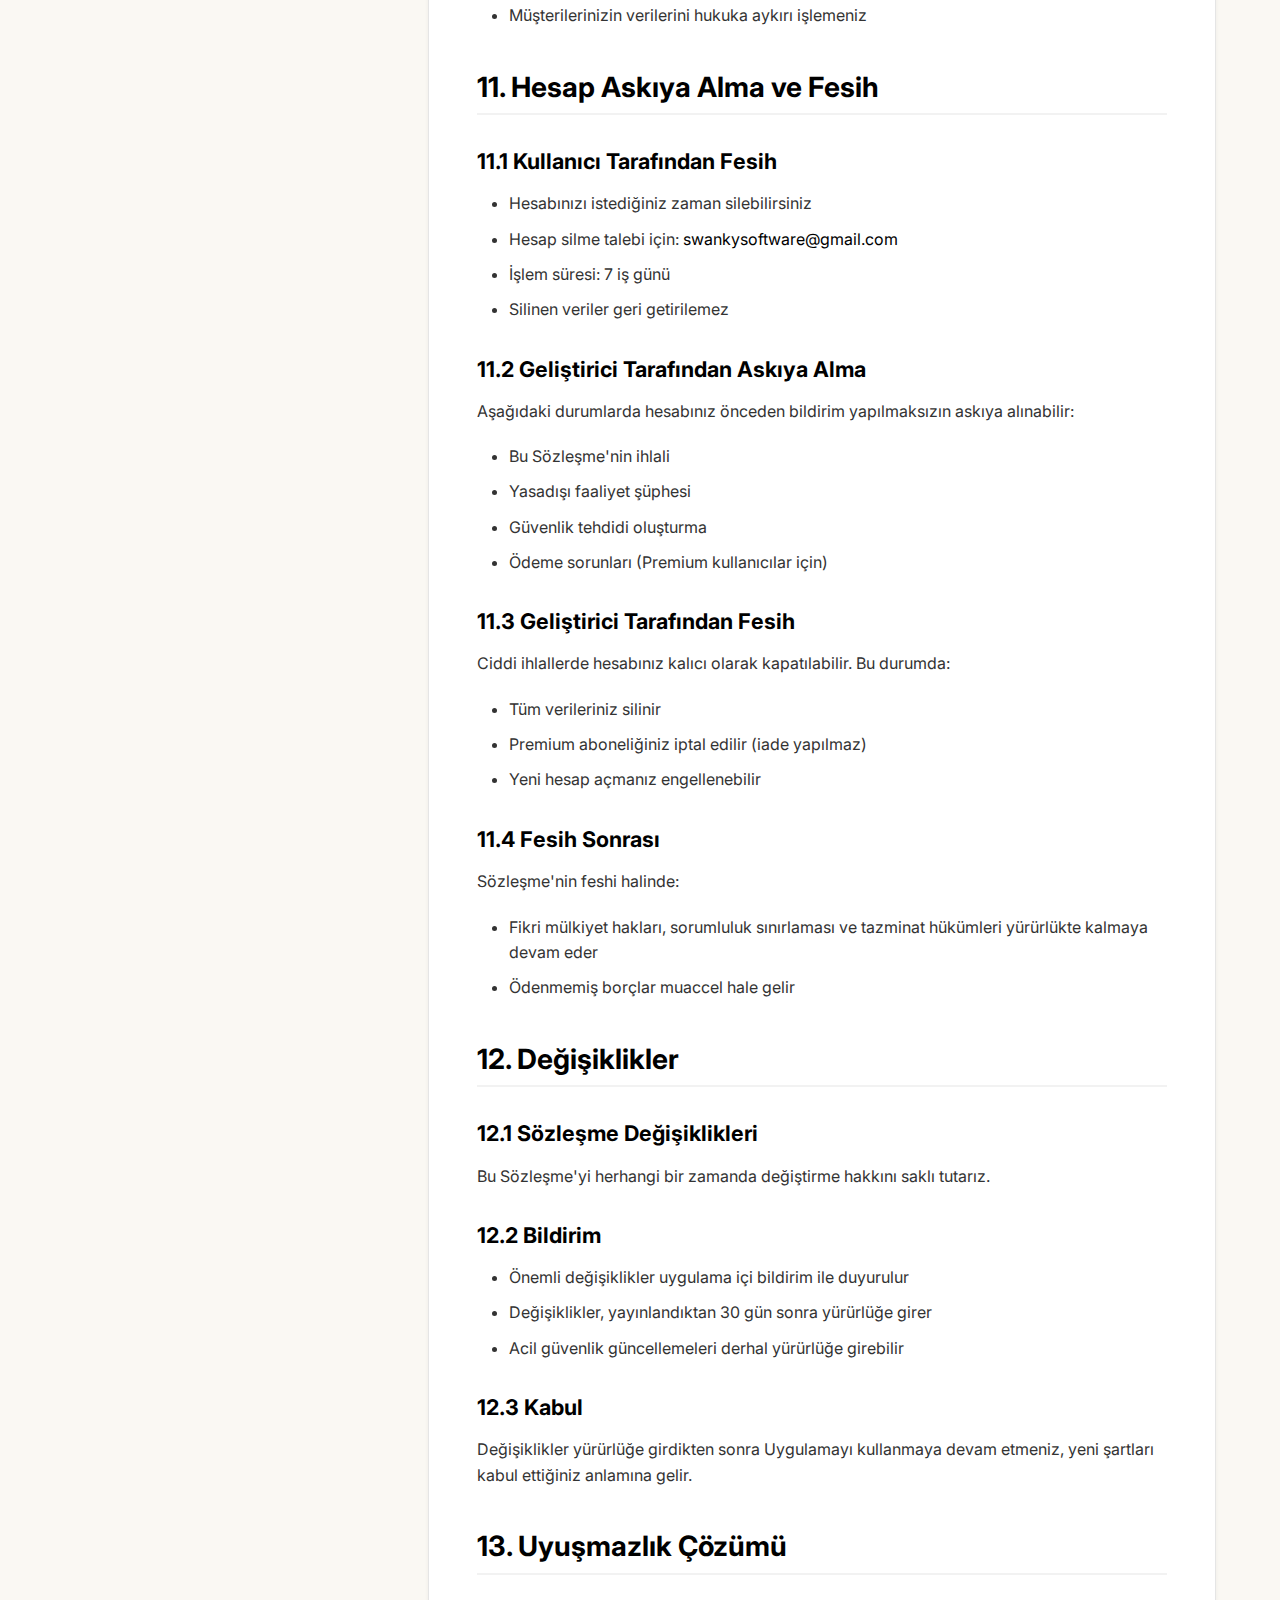
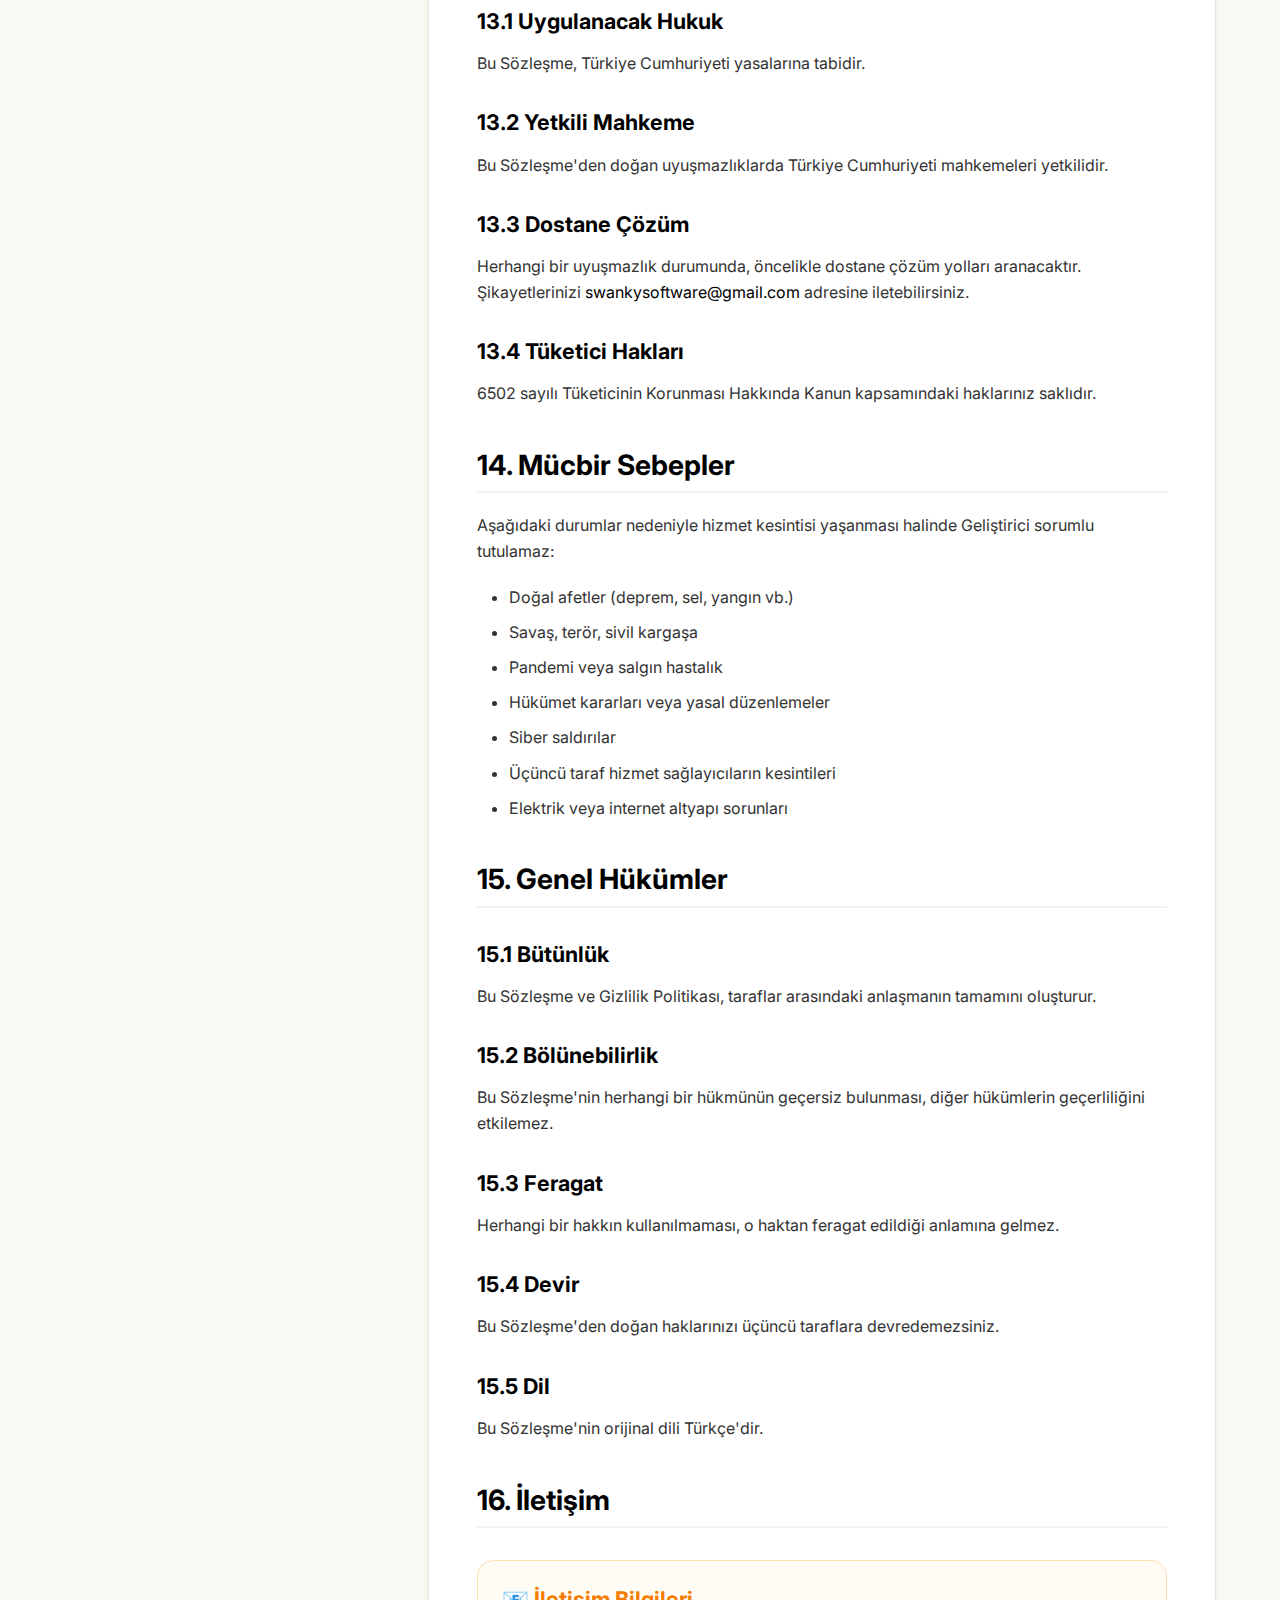
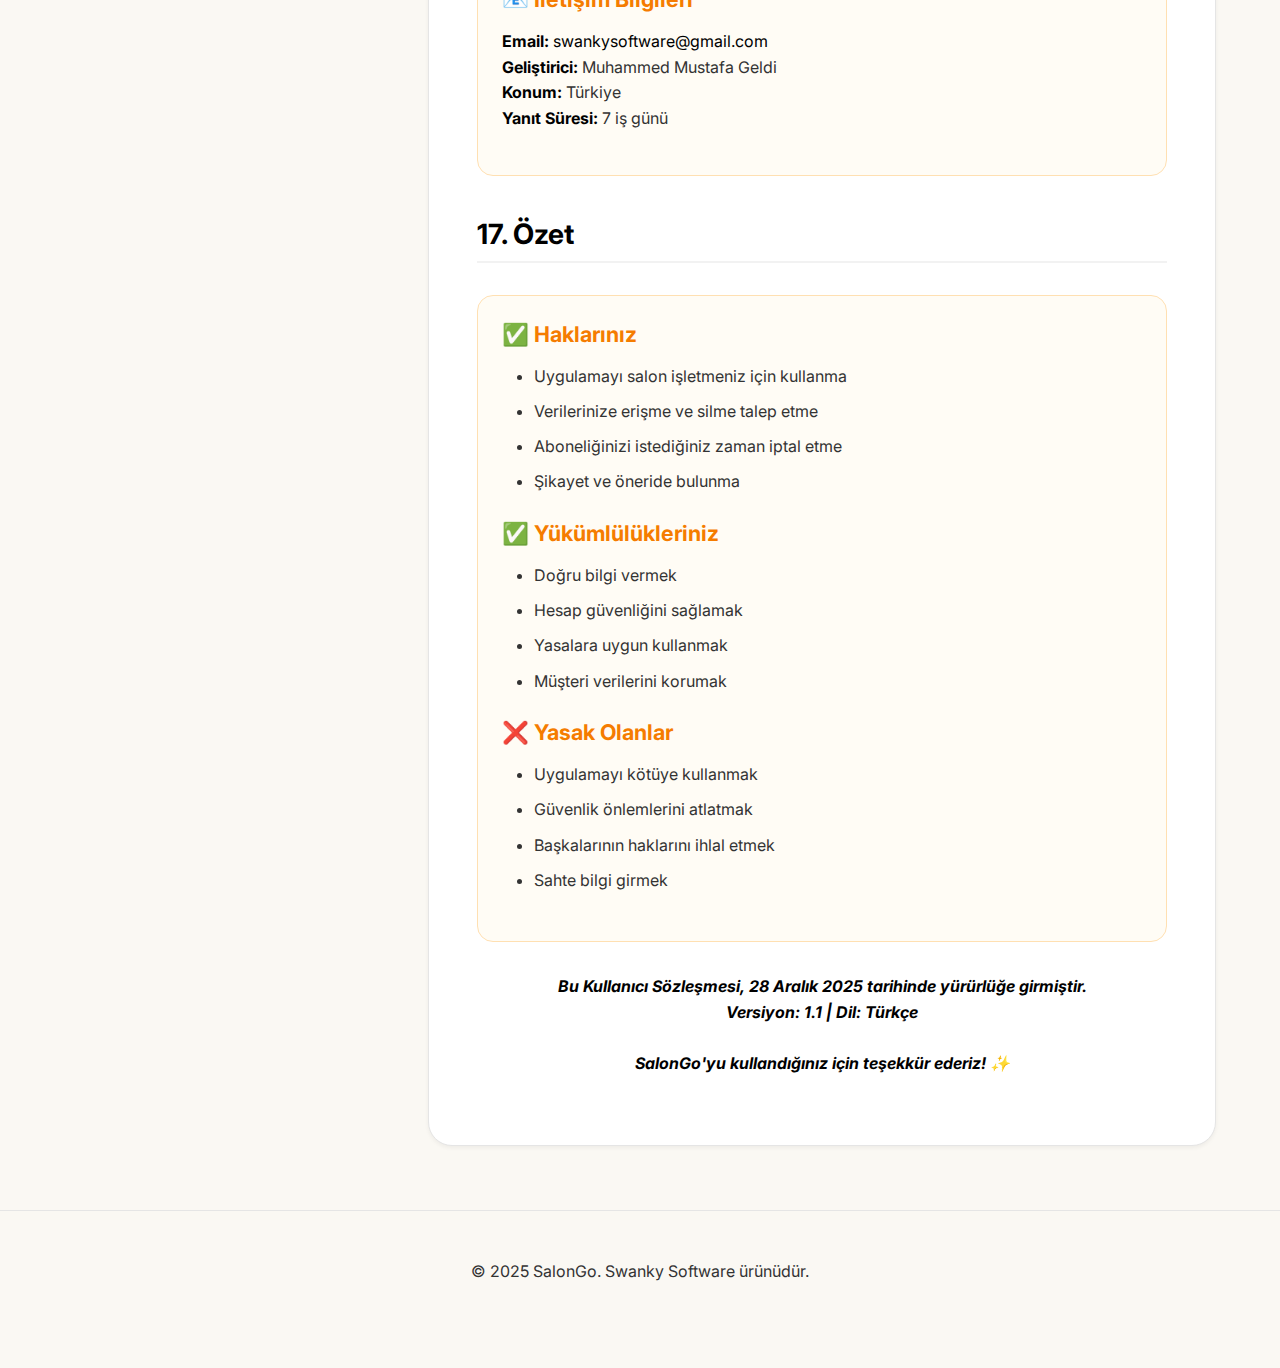
<file: salongo-terms-of-service.html>
<!DOCTYPE html>
<html lang="tr">

<head>
    <meta charset="UTF-8">
    <meta name="viewport" content="width=device-width, initial-scale=1.0">
    <title>SalonGo - Kullanıcı Sözleşmesi</title>
    <meta name="description" content="SalonGo salon yönetim uygulamasının kullanıcı sözleşmesi ve kullanım şartları.">
    <link rel="stylesheet" href="css/base.css">
    <link rel="icon" type="image/png" sizes="32x32" href="app_logo/salongo_logo.png">
    <link rel="preconnect" href="https://fonts.googleapis.com">
    <link rel="preconnect" href="https://fonts.gstatic.com" crossorigin>
    <link href="https://fonts.googleapis.com/css2?family=Inter:wght@400;500;600;700;800&display=swap" rel="stylesheet">
</head>

<body>
    <!-- Header -->
    <header class="site-header">
        <div class="container header-inner">
            <a href="index.html" class="brand-logo">
                <img src="other_icons/swanky_logo.png?v=3" alt="Logo" width="32" height="32"
                    style="border-radius: 6px;">
                Swanky Software
            </a>
            <nav class="header-nav"></nav>
        </div>
    </header>

    <div class="page-wrapper">
        <div class="container policy-layout">

            <!-- Sidebar (TOC) -->
            <aside class="toc-sidebar">
                <a href="https://play.google.com/store/apps/details?id=com.swanky.salongo" target="_blank"
                    class="download-btn-sidebar"
                    style="display: flex; align-items: center; justify-content: center; gap: 0.5rem; background: var(--primary-color); color: white; padding: 0.75rem; border-radius: var(--radius-md); text-decoration: none; margin-bottom: 1.5rem; font-weight: 600; text-align: center; transition: all 0.2s;">
                    <span style="font-size: 1.2rem;">📲</span> <span>SalonGo'yu İndir</span>
                </a>
                <div style="color: var(--text-tertiary); font-size: 0.9rem;">Yükleniyor...</div>
            </aside>

            <!-- Main Content -->
            <article class="content-area">
                <a href="index.html" class="back-link">← Ana Sayfaya Dön</a>

                <h1>SalonGo Kullanıcı Sözleşmesi</h1>
                <p style="color: var(--text-tertiary); margin-bottom: 2rem;">
                    <strong>Son Güncelleme:</strong> 28 Aralık 2025 | <strong>Versiyon:</strong> 1.1
                </p>

                <h2>1. Taraflar ve Kapsam</h2>

                <h3>1.1 Taraflar</h3>
                <p>Bu Kullanıcı Sözleşmesi ("Sözleşme"), aşağıdaki taraflar arasında akdedilmiştir:</p>

                <div class="highlight-box">
                    <p><strong>Hizmet Sağlayıcı:</strong><br>
                        Muhammed Mustafa Geldi ("Geliştirici", "Biz", "Bizim")<br>
                        İletişim: <a href="mailto:swankysoftware@gmail.com">swankysoftware@gmail.com</a><br>
                        Konum: Türkiye</p>

                    <p><strong>Kullanıcı:</strong><br>
                        SalonGo uygulamasını indiren, yükleyen veya kullanan gerçek veya tüzel kişi ("Kullanıcı", "Siz",
                        "Sizin")</p>
                </div>

                <h3>1.2 Sözleşmenin Konusu</h3>
                <p>Bu Sözleşme, SalonGo mobil uygulaması ("Uygulama") ve ilgili hizmetlerin ("Hizmetler") kullanım
                    şartlarını düzenler.</p>

                <h3>1.3 Sözleşmenin Kabulü</h3>
                <p>Uygulamayı indirerek, yükleyerek, hesap oluşturarak veya kullanarak bu Sözleşme'nin tüm hükümlerini
                    okuduğunuzu, anladığınızı ve kabul ettiğinizi beyan edersiniz. Bu şartları kabul etmiyorsanız,
                    Uygulamayı kullanmayınız.</p>

                <div class="section-divider"></div>

                <h2>2. Hizmet Tanımı</h2>

                <h3>2.1 SalonGo Nedir?</h3>
                <p>SalonGo, işletmeler için tasarlanmış kapsamlı bir yönetim uygulamasıdır. Müşteri kayıtları, randevu
                    takibi, kasa yönetimi ve işlem geçmişi gibi tüm operasyonları kolaylaştırır.</p>

                <h3>2.2 Sunulan Özellikler</h3>
                <ul>
                    <li>Müşteri kayıt ve yönetimi</li>
                    <li>Randevu takibi ve planlama</li>
                    <li>Gelir/gider takibi</li>
                    <li>Çalışan yönetimi</li>
                    <li>Sadakat sistemi</li>
                    <li>Otomatik mesaj gönderimi (SMS/WhatsApp)</li>
                    <li>Bulut yedekleme (Premium)</li>
                    <li>Yerel yedekleme</li>
                </ul>

                <h3>2.3 Hizmet Türleri</h3>

                <div class="highlight-box">
                    <h3>Ücretsiz Plan</h3>
                    <ul>
                        <li>Maksimum 10 müşteri kaydı</li>
                        <li>Maksimum 1 çalışan kaydı</li>
                        <li>Maksimum 5 gün sonrasına randevu oluşturma</li>
                        <li>Yerel yedekleme</li>
                        <li>Temel özellikler</li>
                        <li>Otomatik mesaj ve sadakat sistemi kapalı</li>
                        <li>Bulut yedekleme kapalı</li>
                    </ul>
                </div>

                <div class="highlight-box">
                    <h3>Premium Plan (Aylık/Yıllık)</h3>
                    <ul>
                        <li>Sınırsız müşteri ve çalışan kaydı</li>
                        <li>Sınırsız ileri tarihli randevu</li>
                        <li>Otomatik mesaj sistemi</li>
                        <li>Sadakat sistemi</li>
                        <li>Otomatik bulut yedekleme (her gece 00:00)</li>
                        <li>Tüm özellikler</li>
                    </ul>
                </div>

                <div class="section-divider"></div>

                <h2>3. Hesap Oluşturma ve Güvenlik</h2>

                <h3>3.1 Hesap Gereksinimleri</h3>
                <p>Hesap oluşturmak için:</p>
                <ul>
                    <li>18 yaşından büyük olmalısınız</li>
                    <li>Geçerli bir email adresi sağlamalısınız</li>
                    <li>Doğru ve güncel bilgiler vermelisiniz</li>
                    <li>Kullanıcı adı 3-20 karakter olmalı ve sadece harf, rakam, alt çizgi (_) veya tire (-)
                        içermelidir</li>
                </ul>

                <h3>3.2 Hesap Güvenliği</h3>
                <p>Kullanıcı olarak:</p>
                <ul>
                    <li>Hesap bilgilerinizin gizliliğinden sorumlusunuz</li>
                    <li>Şifrenizi kimseyle paylaşmamalısınız</li>
                    <li>Hesabınızdaki tüm aktivitelerden sorumlusunuz</li>
                    <li>Yetkisiz erişim durumunda derhal bizi bilgilendirmelisiniz</li>
                </ul>

                <h3>3.3 Tek Cihaz Politikası</h3>
                <p>Güvenlik nedeniyle, hesabınız aynı anda yalnızca bir cihazda aktif olabilir. Yeni bir cihazdan giriş
                    yapıldığında, önceki cihazlardaki oturumlar otomatik olarak sonlandırılır.</p>

                <h3>3.4 Email Doğrulama</h3>
                <p>Hesabınızı aktifleştirmek için email adresinizi doğrulamanız gerekmektedir. Doğrulama kodları 3
                    dakika geçerlidir.</p>

                <h2>4. Kullanıcı Yükümlülükleri</h2>

                <h3>4.1 Yasal Kullanım</h3>
                <p>Uygulamayı yalnızca yasal amaçlarla ve bu Sözleşme'ye uygun şekilde kullanacağınızı taahhüt
                    edersiniz.</p>

                <h3>4.2 Yasak Faaliyetler</h3>

                <h4>Teknik İhlaller:</h4>
                <ul>
                    <li>Uygulamayı tersine mühendislik yapmak, kaynak kodunu çıkarmaya çalışmak</li>
                    <li>Güvenlik önlemlerini atlatmaya veya devre dışı bırakmaya çalışmak</li>
                    <li>Uygulamaya yetkisiz erişim sağlamaya çalışmak</li>
                    <li>Sunucularımıza aşırı yük bindirmek veya DDoS saldırısı yapmak</li>
                    <li>Otomatik botlar, scriptler veya benzeri araçlar kullanmak</li>
                </ul>

                <h4>İçerik İhlalleri:</h4>
                <ul>
                    <li>Yasa dışı, zararlı, tehditkar, taciz edici içerik yüklemek</li>
                    <li>Başkalarının kişisel verilerini izinsiz işlemek</li>
                    <li>Sahte veya yanıltıcı bilgi girmek</li>
                    <li>Fikri mülkiyet haklarını ihlal eden içerik kullanmak</li>
                </ul>

                <h4>Ticari İhlaller:</h4>
                <ul>
                    <li>Uygulamayı üçüncü taraflara kiralamak veya satmak</li>
                    <li>Uygulamayı rekabetçi bir ürün geliştirmek için kullanmak</li>
                    <li>Premium özellikleri hileli yollarla elde etmeye çalışmak</li>
                </ul>

                <h3>4.3 Veri Sorumluluğu</h3>
                <p>Uygulamaya girdiğiniz tüm verilerden (müşteri bilgileri, işlem kayıtları vb.) tamamen siz
                    sorumlusunuz. Bu verilerin:</p>
                <ul>
                    <li>Doğru ve güncel olmasını</li>
                    <li>Yasal yollarla elde edilmiş olmasını</li>
                    <li>İlgili kişilerin rızasıyla işlenmesini</li>
                </ul>
                <p>sağlamak sizin yükümlülüğünüzdedir.</p>

                <h3>4.4 KVKK Uyumu</h3>
                <p>Müşterilerinizin kişisel verilerini işlerken 6698 sayılı Kişisel Verilerin Korunması Kanunu'na (KVKK)
                    uygun hareket etmekle yükümlüsünüz. Müşterilerinizden gerekli izinleri almak sizin
                    sorumluluğunuzdadır.</p>

                <div class="section-divider"></div>

                <h2>5. Premium Abonelik</h2>

                <h3>5.1 Ödeme</h3>
                <ul>
                    <li>Tüm ödemeler Google Play üzerinden işlenir</li>
                    <li>Fiyatlar Google Play'de gösterildiği şekildedir</li>
                    <li>Ödemeler otomatik olarak yenilenir (iptal edilmediği sürece)</li>
                </ul>

                <h3>5.2 İptal ve İade</h3>
                <ul>
                    <li>Aboneliğinizi istediğiniz zaman Google Play üzerinden iptal edebilirsiniz</li>
                    <li>İptal, mevcut dönemin sonunda geçerli olur</li>
                    <li>İade talepleri Google Play politikalarına tabidir</li>
                    <li>Kısmi dönem için iade yapılmaz</li>
                </ul>

                <h3>5.3 Fiyat Değişiklikleri</h3>
                <ul>
                    <li>Fiyat değişiklikleri önceden bildirilir</li>
                    <li>Mevcut abonelikler dönem sonuna kadar eski fiyattan devam eder</li>
                    <li>Yeni fiyatı kabul etmezseniz aboneliğinizi iptal edebilirsiniz</li>
                </ul>

                <h3>5.4 Abonelik Transferi</h3>
                <ul>
                    <li>Premium abonelik hesaplar arası transfer edilebilir</li>
                    <li>Eski hesap otomatik olarak ücretsiz plana düşer</li>
                </ul>

                <h2>6. Veri Yedekleme</h2>

                <h3>6.1 Yerel Yedekleme</h3>
                <ul>
                    <li>Tüm kullanıcılar yerel yedekleme özelliğini kullanabilir</li>
                    <li>Yerel yedeklemeler cihazınızda saklanır</li>
                    <li>Yerel yedeklemelerin güvenliği ve korunması tamamen sizin sorumluluğunuzdadır</li>
                    <li>Cihaz kaybı, çalınması veya arızası durumunda yerel yedeklemeler kaybolabilir</li>
                </ul>

                <h3>6.2 Bulut Yedekleme (Premium)</h3>
                <p>Bulut yedekleme hizmeti yalnızca Premium abonelere sunulmaktadır.</p>

                <div class="highlight-box">
                    <h4>Hizmet Kapsamı:</h4>
                    <ul>
                        <li>Her gece otomatik yedekleme (00:00)</li>
                        <li>Avrupa'da bulunan güvenli sunucularda (Supabase) saklama</li>
                        <li>HTTPS ile şifreli veri transferi</li>
                        <li>Tek yedek politikası (her yeni yedek öncekinin üzerine yazılır)</li>
                    </ul>

                    <h4>Yedeklenen Veriler:</h4>
                    <ul>
                        <li>Müşteri kayıtları</li>
                        <li>Randevu kayıtları</li>
                        <li>İşlem geçmişi (gelir/gider)</li>
                        <li>Çalışan bilgileri</li>
                        <li>Uygulama ayarları</li>
                    </ul>
                </div>

                <h3>6.3 Bulut Yedekleme Sorumluluk Reddi</h3>
                <p><strong>Geliştirici aşağıdaki durumlardan sorumlu tutulamaz:</strong></p>
                <ul>
                    <li>Supabase veya diğer üçüncü taraf hizmet sağlayıcılarının kesintileri nedeniyle yedekleme yapılamaması</li>
                    <li>İnternet bağlantısı sorunları nedeniyle yedekleme başarısızlıkları</li>
                    <li>Sunucu bakım çalışmaları sırasında geçici erişim kesintileri</li>
                    <li>Öngörülemeyen teknik arızalar nedeniyle veri kaybı</li>
                    <li>Siber saldırılar sonucu oluşabilecek veri ihlalleri</li>
                    <li>Kullanıcının Premium aboneliğini iptal etmesi sonucu bulut yedeklerine erişim kaybı</li>
                </ul>

                <p><strong>Kullanıcı Sorumlulukları:</strong></p>
                <ul>
                    <li>Kritik verileriniz için ek yedekleme önlemleri almanız önerilir</li>
                    <li>Düzenli olarak yerel yedekleme yapmanız tavsiye edilir</li>
                    <li>Yedekleme durumunu periyodik olarak kontrol etmeniz beklenir</li>
                    <li>İnternet bağlantınızın yedekleme saatlerinde aktif olmasını sağlamalısınız</li>
                </ul>

                <h3>6.4 Yedekleme Verilerinin Silinmesi</h3>
                <ul>
                    <li>Hesap silme talebinde bulunduğunuzda bulut yedeklemeleriniz de kalıcı olarak silinir</li>
                    <li>Premium aboneliğinizi iptal ettiğinizde mevcut bulut yedeğiniz korunur ancak yeni yedekleme yapılmaz</li>
                    <li>Hesabınız askıya alındığında veya kapatıldığında bulut yedeklerinize erişiminiz sona erer</li>
                </ul>

                <h3>6.5 Veri Bütünlüğü</h3>
                <ul>
                    <li>Yedekleme ve geri yükleme işlemlerinde veri bütünlüğü için makul çaba gösterilmektedir</li>
                    <li>Ancak %100 veri bütünlüğü garanti edilmemektedir</li>
                    <li>Geri yükleme işlemi sonrası verilerinizi kontrol etmeniz önerilir</li>
                </ul>

                <div class="section-divider"></div>

                <h2>7. Fikri Mülkiyet Hakları</h2>

                <h3>7.1 Uygulama Hakları</h3>
                <p>SalonGo uygulaması, tasarımı, logosu, kaynak kodu, grafikleri ve tüm içeriği Muhammed Mustafa Geldi'nin münhasır mülkiyetindedir ve Türkiye Cumhuriyeti ile uluslararası fikri mülkiyet yasaları ile korunmaktadır.</p>

                <h3>7.2 Lisans</h3>
                <p>Size, bu Sözleşme şartlarına uygun olarak Uygulamayı kişisel ve ticari amaçlarla (salon işletmeniz için) kullanmanız için sınırlı, münhasır olmayan, devredilemez bir lisans verilmektedir.</p>

                <h3>7.3 Kısıtlamalar</h3>
                <p>Bu lisans aşağıdaki hakları içermez:</p>
                <ul>
                    <li>Uygulamayı kopyalamak, değiştirmek veya türev eserler oluşturmak</li>
                    <li>Uygulamayı satmak, kiralamak veya alt lisans vermek</li>
                    <li>Uygulamanın kaynak koduna erişmek veya tersine mühendislik yapmak</li>
                    <li>SalonGo markasını izinsiz kullanmak</li>
                </ul>

                <h3>7.4 Kullanıcı İçeriği</h3>
                <p>Uygulamaya girdiğiniz veriler (müşteri bilgileri, işlem kayıtları vb.) size aittir. Ancak bu verileri işlemek ve hizmet sunmak için bize gerekli teknik izinleri vermiş olursunuz.</p>

                <h2>8. Gizlilik</h2>
                <p>Kişisel verilerinizin işlenmesi hakkında detaylı bilgi için <a href="salongo-privacy-policy.html" style="color: var(--primary-color); font-weight: 500;">Gizlilik Politikamızı ↗</a> inceleyiniz. Gizlilik Politikası bu Sözleşme'nin ayrılmaz bir parçasıdır.</p>

                <h2>9. Sorumluluk Sınırlaması</h2>

                <h3>9.1 Hizmet Garantisi</h3>
                <p>Uygulama "OLDUĞU GİBİ" ve "MEVCUT OLDUĞU ŞEKİLDE" sunulmaktadır. Aşağıdaki konularda açık veya zımni hiçbir garanti verilmemektedir:</p>
                <ul>
                    <li>Kesintisiz veya hatasız çalışma</li>
                    <li>Belirli bir amaca uygunluk</li>
                    <li>Ticari elverişlilik</li>
                    <li>Güvenlik ihlallerinin olmaması</li>
                </ul>

                <h3>9.2 Sorumluluk Reddi</h3>
                <p>Geliştirici, aşağıdaki durumlardan kaynaklanan zararlardan sorumlu tutulamaz:</p>

                <h4>Teknik Sorunlar:</h4>
                <ul>
                    <li>Sunucu kesintileri veya bakım çalışmaları</li>
                    <li>İnternet bağlantı sorunları</li>
                    <li>Cihaz uyumsuzlukları</li>
                    <li>Üçüncü taraf hizmet kesintileri (Google Play, Supabase vb.)</li>
                </ul>

                <h4>Veri Kayıpları:</h4>
                <ul>
                    <li>Kullanıcı hatası nedeniyle veri kaybı</li>
                    <li>Cihaz arızası veya kaybı nedeniyle veri kaybı</li>
                    <li>Yedekleme yapılmaması nedeniyle veri kaybı</li>
                    <li>Siber saldırılar nedeniyle veri kaybı</li>
                </ul>

                <h4>Kullanım Sonuçları:</h4>
                <ul>
                    <li>Yanlış veri girişi nedeniyle oluşan sorunlar</li>
                    <li>İş kararlarınızın sonuçları</li>
                    <li>Müşterilerinizle yaşanan anlaşmazlıklar</li>
                    <li>Gelir kaybı veya kar kaybı</li>
                </ul>

                <h3>9.3 Maksimum Sorumluluk</h3>
                <p>Herhangi bir durumda, Geliştiricinin toplam sorumluluğu, son 12 ayda ödediğiniz abonelik ücretini aşmayacaktır.</p>

                <h3>9.4 Zorunlu Yasal Haklar</h3>
                <p>Bu sınırlamalar, yürürlükteki yasaların izin verdiği azami ölçüde geçerlidir. Tüketici olarak sahip olduğunuz yasal haklar saklıdır.</p>

                <div class="section-divider"></div>

                <h2>10. Tazminat</h2>
                <p>Aşağıdaki durumlardan kaynaklanan her türlü talep, dava, zarar, yükümlülük ve masrafa karşı Geliştiriciyi tazmin etmeyi ve zararsız tutmayı kabul edersiniz:</p>
                <ul>
                    <li>Bu Sözleşme'yi ihlal etmeniz</li>
                    <li>Uygulamayı yasadışı kullanmanız</li>
                    <li>Üçüncü tarafların haklarını ihlal etmeniz</li>
                    <li>Müşterilerinizin verilerini hukuka aykırı işlemeniz</li>
                </ul>

                <h2>11. Hesap Askıya Alma ve Fesih</h2>

                <h3>11.1 Kullanıcı Tarafından Fesih</h3>
                <ul>
                    <li>Hesabınızı istediğiniz zaman silebilirsiniz</li>
                    <li>Hesap silme talebi için: <a href="mailto:swankysoftware@gmail.com">swankysoftware@gmail.com</a></li>
                    <li>İşlem süresi: 7 iş günü</li>
                    <li>Silinen veriler geri getirilemez</li>
                </ul>

                <h3>11.2 Geliştirici Tarafından Askıya Alma</h3>
                <p>Aşağıdaki durumlarda hesabınız önceden bildirim yapılmaksızın askıya alınabilir:</p>
                <ul>
                    <li>Bu Sözleşme'nin ihlali</li>
                    <li>Yasadışı faaliyet şüphesi</li>
                    <li>Güvenlik tehdidi oluşturma</li>
                    <li>Ödeme sorunları (Premium kullanıcılar için)</li>
                </ul>

                <h3>11.3 Geliştirici Tarafından Fesih</h3>
                <p>Ciddi ihlallerde hesabınız kalıcı olarak kapatılabilir. Bu durumda:</p>
                <ul>
                    <li>Tüm verileriniz silinir</li>
                    <li>Premium aboneliğiniz iptal edilir (iade yapılmaz)</li>
                    <li>Yeni hesap açmanız engellenebilir</li>
                </ul>

                <h3>11.4 Fesih Sonrası</h3>
                <p>Sözleşme'nin feshi halinde:</p>
                <ul>
                    <li>Fikri mülkiyet hakları, sorumluluk sınırlaması ve tazminat hükümleri yürürlükte kalmaya devam eder</li>
                    <li>Ödenmemiş borçlar muaccel hale gelir</li>
                </ul>

                <div class="section-divider"></div>

                <h2>12. Değişiklikler</h2>

                <h3>12.1 Sözleşme Değişiklikleri</h3>
                <p>Bu Sözleşme'yi herhangi bir zamanda değiştirme hakkını saklı tutarız.</p>

                <h3>12.2 Bildirim</h3>
                <ul>
                    <li>Önemli değişiklikler uygulama içi bildirim ile duyurulur</li>
                    <li>Değişiklikler, yayınlandıktan 30 gün sonra yürürlüğe girer</li>
                    <li>Acil güvenlik güncellemeleri derhal yürürlüğe girebilir</li>
                </ul>

                <h3>12.3 Kabul</h3>
                <p>Değişiklikler yürürlüğe girdikten sonra Uygulamayı kullanmaya devam etmeniz, yeni şartları kabul ettiğiniz anlamına gelir.</p>

                <h2>13. Uyuşmazlık Çözümü</h2>

                <h3>13.1 Uygulanacak Hukuk</h3>
                <p>Bu Sözleşme, Türkiye Cumhuriyeti yasalarına tabidir.</p>

                <h3>13.2 Yetkili Mahkeme</h3>
                <p>Bu Sözleşme'den doğan uyuşmazlıklarda Türkiye Cumhuriyeti mahkemeleri yetkilidir.</p>

                <h3>13.3 Dostane Çözüm</h3>
                <p>Herhangi bir uyuşmazlık durumunda, öncelikle dostane çözüm yolları aranacaktır. Şikayetlerinizi <a href="mailto:swankysoftware@gmail.com">swankysoftware@gmail.com</a> adresine iletebilirsiniz.</p>

                <h3>13.4 Tüketici Hakları</h3>
                <p>6502 sayılı Tüketicinin Korunması Hakkında Kanun kapsamındaki haklarınız saklıdır.</p>

                <h2>14. Mücbir Sebepler</h2>
                <p>Aşağıdaki durumlar nedeniyle hizmet kesintisi yaşanması halinde Geliştirici sorumlu tutulamaz:</p>
                <ul>
                    <li>Doğal afetler (deprem, sel, yangın vb.)</li>
                    <li>Savaş, terör, sivil kargaşa</li>
                    <li>Pandemi veya salgın hastalık</li>
                    <li>Hükümet kararları veya yasal düzenlemeler</li>
                    <li>Siber saldırılar</li>
                    <li>Üçüncü taraf hizmet sağlayıcıların kesintileri</li>
                    <li>Elektrik veya internet altyapı sorunları</li>
                </ul>

                <h2>15. Genel Hükümler</h2>

                <h3>15.1 Bütünlük</h3>
                <p>Bu Sözleşme ve Gizlilik Politikası, taraflar arasındaki anlaşmanın tamamını oluşturur.</p>

                <h3>15.2 Bölünebilirlik</h3>
                <p>Bu Sözleşme'nin herhangi bir hükmünün geçersiz bulunması, diğer hükümlerin geçerliliğini etkilemez.</p>

                <h3>15.3 Feragat</h3>
                <p>Herhangi bir hakkın kullanılmaması, o haktan feragat edildiği anlamına gelmez.</p>

                <h3>15.4 Devir</h3>
                <p>Bu Sözleşme'den doğan haklarınızı üçüncü taraflara devredemezsiniz.</p>

                <h3>15.5 Dil</h3>
                <p>Bu Sözleşme'nin orijinal dili Türkçe'dir.</p>

                <h2>16. İletişim</h2>
                <div class="highlight-box">
                    <h3>📧 İletişim Bilgileri</h3>
                    <p><strong>Email:</strong> <a href="mailto:swankysoftware@gmail.com">swankysoftware@gmail.com</a><br>
                    <strong>Geliştirici:</strong> Muhammed Mustafa Geldi<br>
                    <strong>Konum:</strong> Türkiye<br>
                    <strong>Yanıt Süresi:</strong> 7 iş günü</p>
                </div>

                <div class="section-divider"></div>

                <h2>17. Özet</h2>
                <div class="highlight-box">
                    <h3>✅ Haklarınız</h3>
                    <ul>
                        <li>Uygulamayı salon işletmeniz için kullanma</li>
                        <li>Verilerinize erişme ve silme talep etme</li>
                        <li>Aboneliğinizi istediğiniz zaman iptal etme</li>
                        <li>Şikayet ve öneride bulunma</li>
                    </ul>

                    <h3>✅ Yükümlülükleriniz</h3>
                    <ul>
                        <li>Doğru bilgi vermek</li>
                        <li>Hesap güvenliğini sağlamak</li>
                        <li>Yasalara uygun kullanmak</li>
                        <li>Müşteri verilerini korumak</li>
                    </ul>

                    <h3>❌ Yasak Olanlar</h3>
                    <ul>
                        <li>Uygulamayı kötüye kullanmak</li>
                        <li>Güvenlik önlemlerini atlatmak</li>
                        <li>Başkalarının haklarını ihlal etmek</li>
                        <li>Sahte bilgi girmek</li>
                    </ul>
                </div>

                <p style="margin-top: 2rem; text-align: center; font-style: italic;">
                    <strong>Bu Kullanıcı Sözleşmesi, 28 Aralık 2025 tarihinde yürürlüğe girmiştir.</strong><br>
                    <strong>Versiyon: 1.1 | Dil: Türkçe</strong><br><br>
                    <strong>SalonGo'yu kullandığınız için teşekkür ederiz! ✨</strong>
                </p>

            </article>
        </div>
    </div>

    <!-- Footer -->
    <footer class="site-footer">
        <div class="container footer-inner">
            <p>© 2025 SalonGo. Swanky Software ürünüdür.</p>
        </div>
    </footer>

    <script src="js/i18n.js"></script>
    <script src="js/common.js"></script>
</body>

</html>
</file>
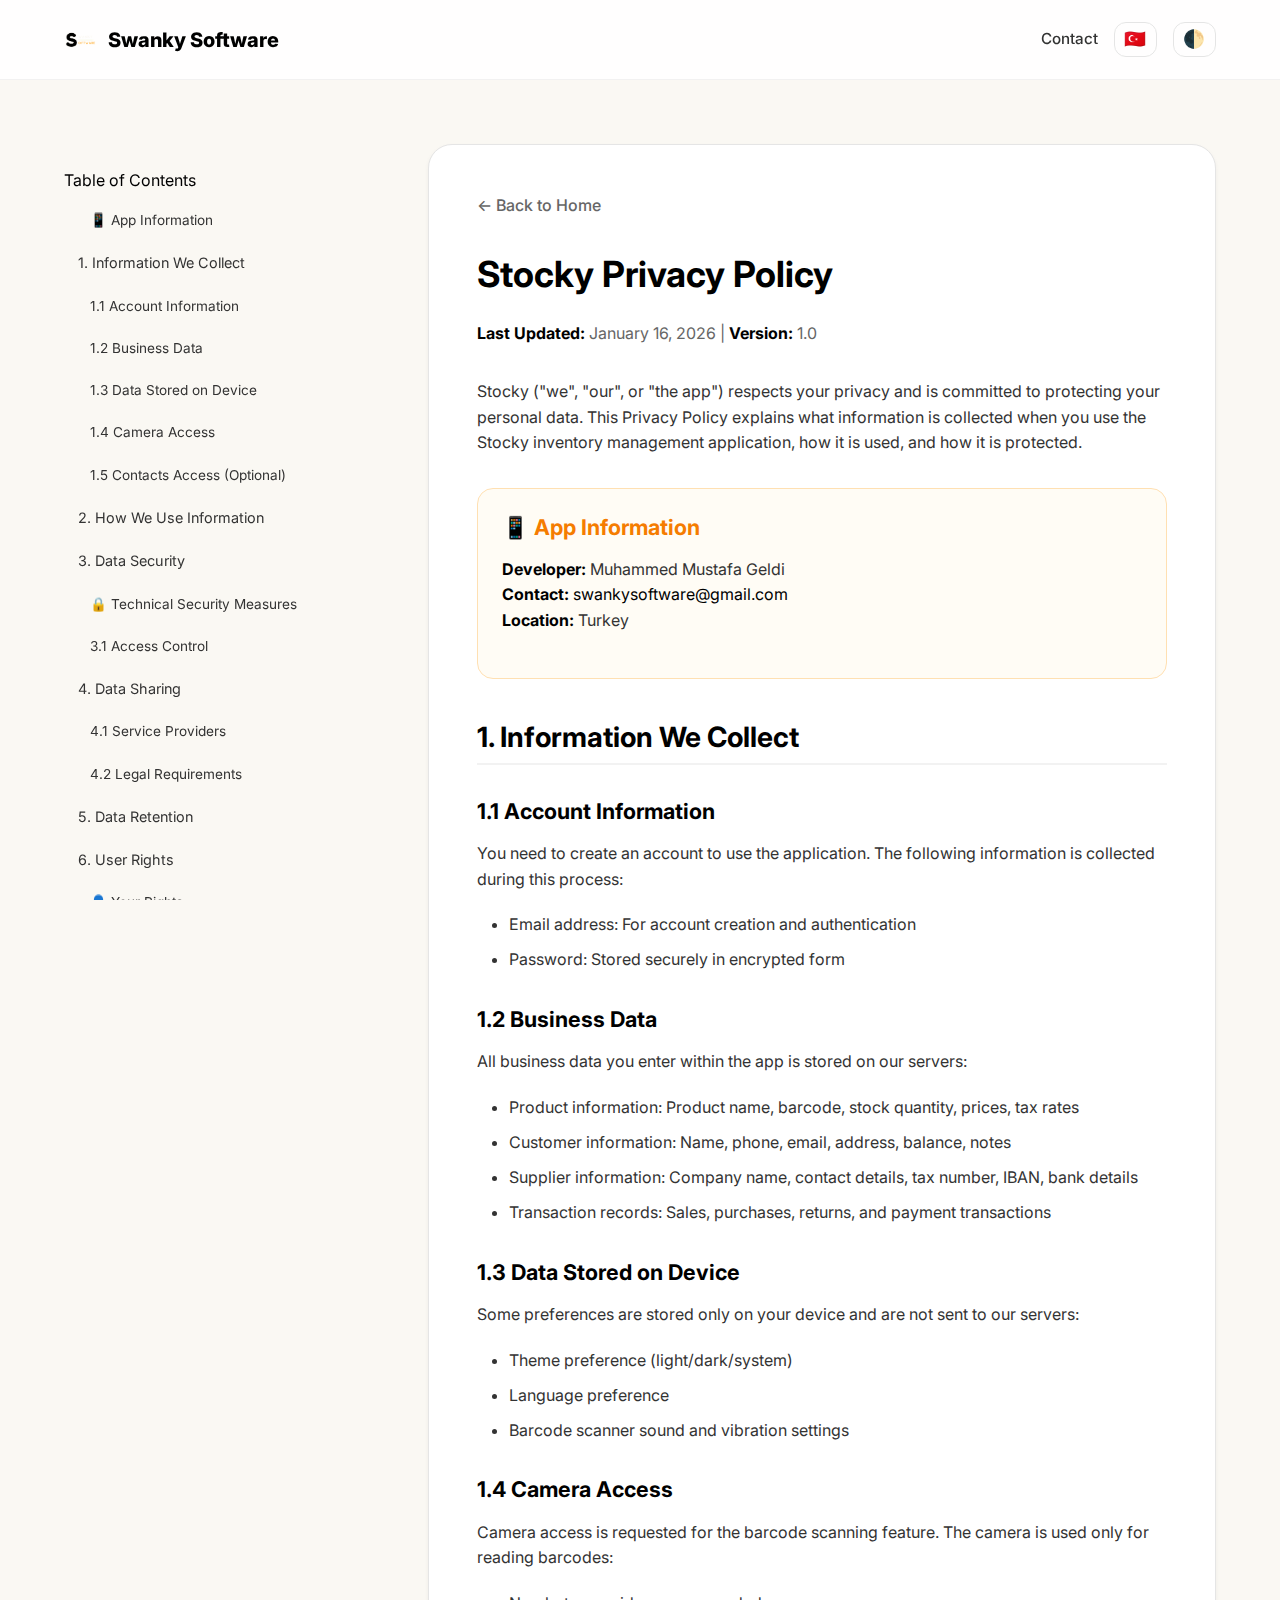
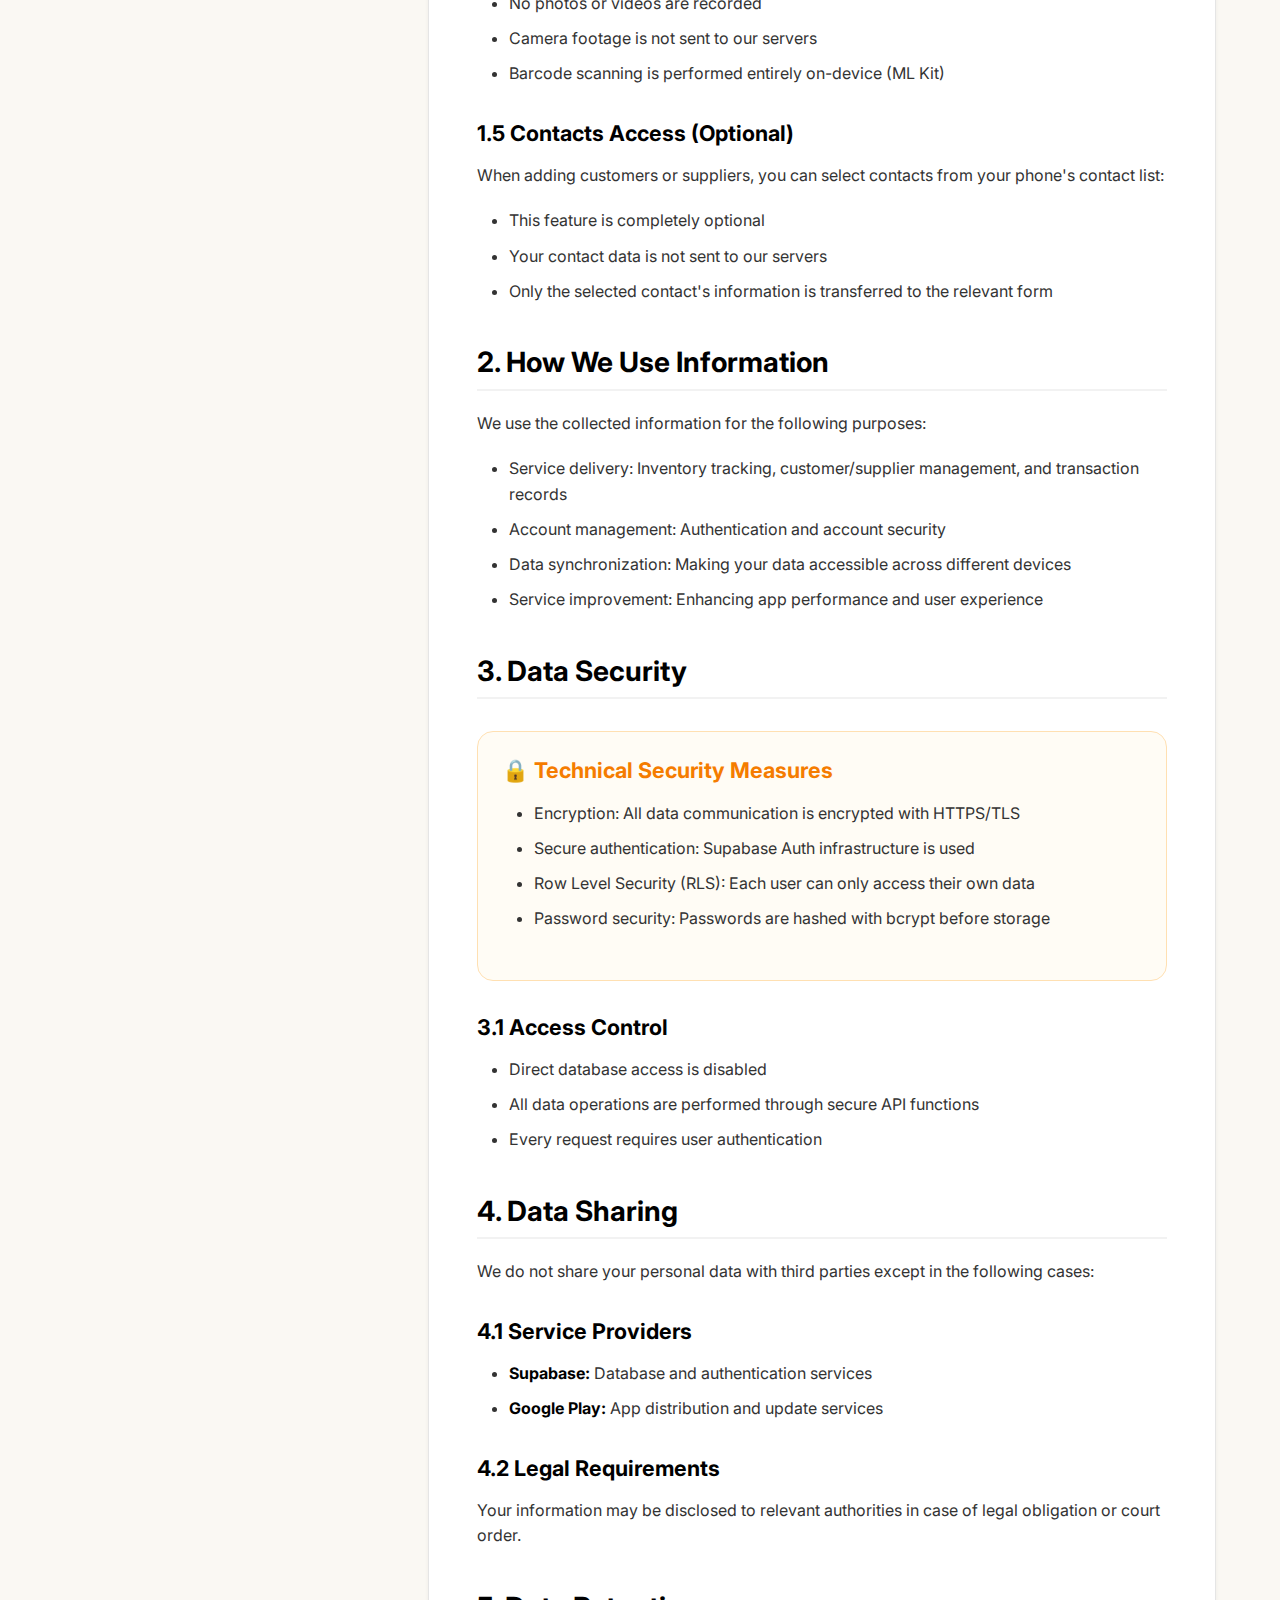
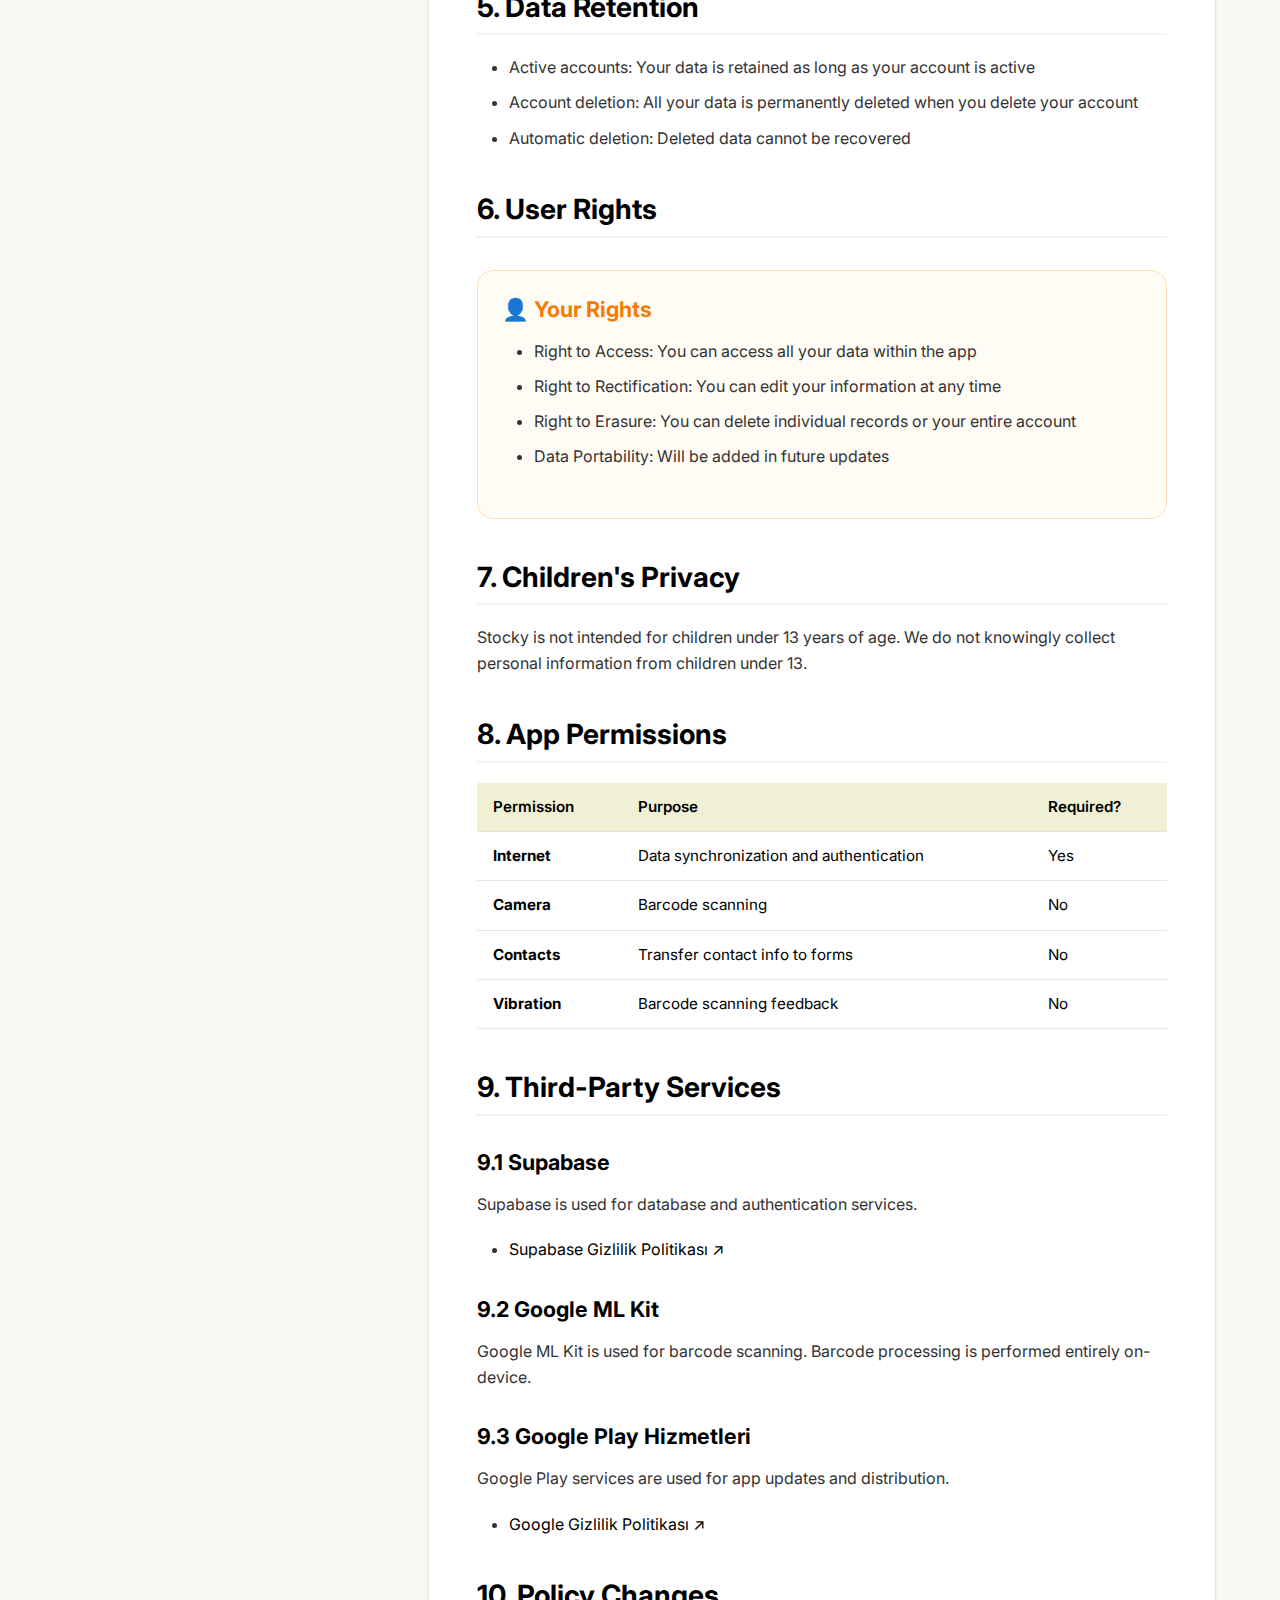
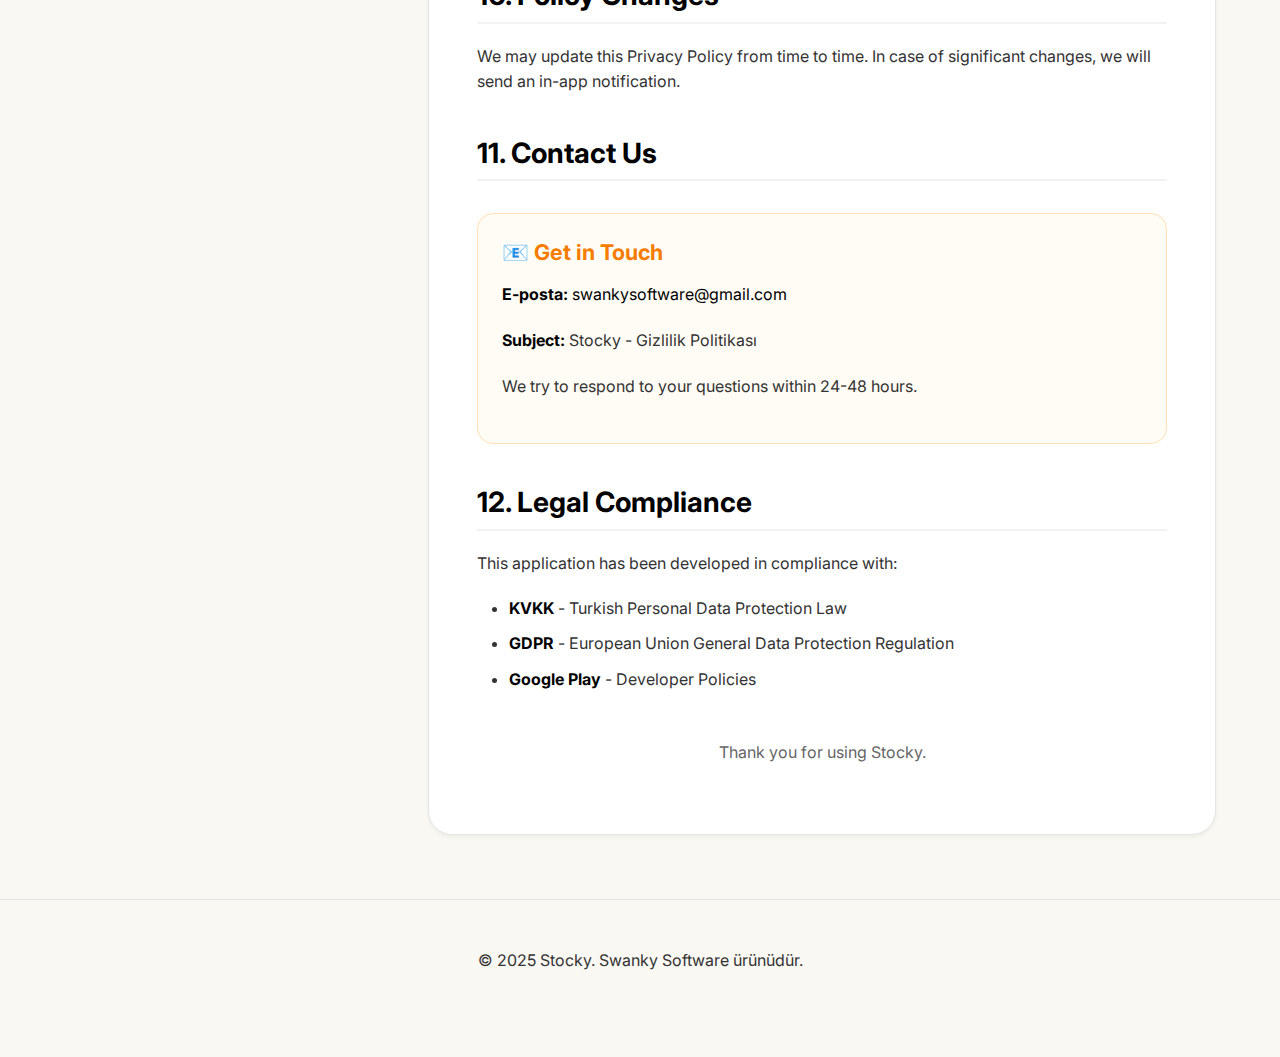
<file: stocky-privacy-policy.html>
<!DOCTYPE html>
<html lang="tr">

<head>
    <meta charset="UTF-8">
    <meta name="viewport" content="width=device-width, initial-scale=1.0">
    <title>Stocky - Gizlilik Politikası</title>
    <meta name="description" content="Stocky stok takip uygulamasının gizlilik politikası ve kişisel veri koruma uygulamaları.">
    <link rel="stylesheet" href="css/base.css">
    <link rel="icon" type="image/png" sizes="32x32" href="app_logo/stocky_logo.png">
    <link rel="preconnect" href="https://fonts.googleapis.com">
    <link rel="preconnect" href="https://fonts.gstatic.com" crossorigin>
    <link href="https://fonts.googleapis.com/css2?family=Inter:wght@400;500;600;700;800&display=swap" rel="stylesheet">
</head>

<body>
    <!-- Header -->
    <header class="site-header">
        <div class="container header-inner">
            <a href="index.html" class="brand-logo">
                <img src="other_icons/swanky_logo.png?v=3" alt="Logo" width="32" height="32" style="border-radius: 6px;">
                Swanky Software
            </a>
            <nav class="header-nav"></nav>
        </div>
    </header>

    <div class="page-wrapper">
        <div class="container policy-layout">

            <!-- Sidebar (TOC) -->
            <aside class="toc-sidebar">
                <div style="color: var(--text-tertiary); font-size: 0.9rem;">Yükleniyor...</div>
            </aside>

            <!-- Main Content -->
            <article class="content-area" id="policyContent">
                <a href="index.html" class="back-link" data-i18n="stocky.backLink">← Ana Sayfaya Dön</a>

                <h1 data-i18n="stocky.title">Stocky Gizlilik Politikası</h1>
                <p style="color: var(--text-tertiary); margin-bottom: 2rem;">
                    <strong data-i18n="stocky.lastUpdate">Son Güncelleme:</strong> <span data-i18n="stocky.lastUpdateDate">16 Ocak 2026</span> | <strong data-i18n="stocky.version">Versiyon:</strong> 1.0
                </p>

                <p data-i18n="stocky.intro">Stocky ("biz", "bizim" veya "uygulama") olarak gizliliğinize saygı duyuyor ve kişisel verilerinizi korumayı taahhüt ediyoruz. Bu Gizlilik Politikası, Stocky stok takip uygulamasını kullandığınızda hangi bilgilerin toplandığını, nasıl kullanıldığını ve korunduğunu açıklamaktadır.</p>

                <div class="highlight-box">
                    <h3>📱 <span data-i18n="stocky.appInfo">Uygulama Bilgileri</span></h3>
                    <p><strong data-i18n="stocky.developer">Geliştirici:</strong> Muhammed Mustafa Geldi<br>
                        <strong data-i18n="stocky.contact">İletişim:</strong> <a href="mailto:swankysoftware@gmail.com">swankysoftware@gmail.com</a><br>
                        <strong data-i18n="stocky.location">Konum:</strong> <span data-i18n="stocky.locationValue">Türkiye</span>
                    </p>
                </div>

                <h2 data-i18n="stocky.section1.title">1. Toplanan Bilgiler</h2>

                <h3 data-i18n="stocky.section1.sub1.title">1.1 Hesap Bilgileri</h3>
                <p data-i18n="stocky.section1.sub1.desc">Uygulamayı kullanmak için bir hesap oluşturmanız gerekmektedir. Bu süreçte aşağıdaki bilgiler toplanır:</p>
                <ul>
                    <li data-i18n="stocky.section1.sub1.item1"><strong>E-posta adresi:</strong> Hesap oluşturma ve kimlik doğrulama için</li>
                    <li data-i18n="stocky.section1.sub1.item2"><strong>Şifre:</strong> Güvenli bir şekilde şifrelenerek saklanır</li>
                </ul>

                <h3 data-i18n="stocky.section1.sub2.title">1.2 İş Verileri</h3>
                <p data-i18n="stocky.section1.sub2.desc">Uygulama içinde girdiğiniz tüm iş verileri sunucularımızda saklanır:</p>
                <ul>
                    <li data-i18n="stocky.section1.sub2.item1"><strong>Ürün bilgileri:</strong> Ürün adı, barkod, stok miktarı, fiyatlar, vergi oranları</li>
                    <li data-i18n="stocky.section1.sub2.item2"><strong>Müşteri bilgileri:</strong> Ad, telefon, e-posta, adres, bakiye, notlar</li>
                    <li data-i18n="stocky.section1.sub2.item3"><strong>Tedarikçi bilgileri:</strong> Firma adı, iletişim bilgileri, vergi numarası, IBAN, banka bilgileri</li>
                    <li data-i18n="stocky.section1.sub2.item4"><strong>İşlem kayıtları:</strong> Satış, alış, iade ve ödeme işlemleri</li>
                </ul>

                <h3 data-i18n="stocky.section1.sub3.title">1.3 Cihaz Üzerinde Saklanan Veriler</h3>
                <p data-i18n="stocky.section1.sub3.desc">Bazı tercihler yalnızca cihazınızda saklanır ve sunucularımıza gönderilmez:</p>
                <ul>
                    <li data-i18n="stocky.section1.sub3.item1">Tema tercihi (açık/koyu/sistem)</li>
                    <li data-i18n="stocky.section1.sub3.item2">Dil tercihi</li>
                    <li data-i18n="stocky.section1.sub3.item3">Barkod tarayıcı ses ve titreşim ayarları</li>
                </ul>

                <h3 data-i18n="stocky.section1.sub4.title">1.4 Kamera Erişimi</h3>
                <p data-i18n="stocky.section1.sub4.desc">Barkod tarama özelliği için kamera erişimi istenir. Kamera yalnızca barkod okumak için kullanılır:</p>
                <ul>
                    <li data-i18n="stocky.section1.sub4.item1">Hiçbir fotoğraf veya video kaydedilmez</li>
                    <li data-i18n="stocky.section1.sub4.item2">Kamera görüntüsü sunucularımıza gönderilmez</li>
                    <li data-i18n="stocky.section1.sub4.item3">Barkod tarama işlemi tamamen cihaz üzerinde gerçekleşir (ML Kit)</li>
                </ul>

                <h3 data-i18n="stocky.section1.sub5.title">1.5 Rehber Erişimi (İsteğe Bağlı)</h3>
                <p data-i18n="stocky.section1.sub5.desc">Müşteri veya tedarikçi eklerken rehberden kişi seçme özelliği sunulmaktadır:</p>
                <ul>
                    <li data-i18n="stocky.section1.sub5.item1">Bu özellik tamamen isteğe bağlıdır</li>
                    <li data-i18n="stocky.section1.sub5.item2">Rehber verileriniz sunucularımıza gönderilmez</li>
                    <li data-i18n="stocky.section1.sub5.item3">Yalnızca seçtiğiniz kişinin bilgileri ilgili forma aktarılır</li>
                </ul>

                <div class="section-divider"></div>

                <h2 data-i18n="stocky.section2.title">2. Bilgilerin Kullanımı</h2>
                <p data-i18n="stocky.section2.desc">Topladığımız bilgileri aşağıdaki amaçlarla kullanırız:</p>
                <ul>
                    <li data-i18n="stocky.section2.item1"><strong>Hizmet sunumu:</strong> Stok takibi, müşteri/tedarikçi yönetimi ve işlem kayıtları</li>
                    <li data-i18n="stocky.section2.item2"><strong>Hesap yönetimi:</strong> Kimlik doğrulama ve hesap güvenliği</li>
                    <li data-i18n="stocky.section2.item3"><strong>Veri senkronizasyonu:</strong> Verilerinizin farklı cihazlarda erişilebilir olması</li>
                    <li data-i18n="stocky.section2.item4"><strong>Hizmet iyileştirme:</strong> Uygulama performansını ve kullanıcı deneyimini geliştirme</li>
                </ul>

                <div class="section-divider"></div>

                <h2 data-i18n="stocky.section3.title">3. Veri Güvenliği</h2>

                <div class="highlight-box">
                    <h3>🔒 <span data-i18n="stocky.section3.boxTitle">Teknik Güvenlik Önlemleri</span></h3>
                    <ul>
                        <li data-i18n="stocky.section3.item1"><strong>Şifreleme:</strong> Tüm veri iletişimi HTTPS/TLS ile şifrelenir</li>
                        <li data-i18n="stocky.section3.item2"><strong>Güvenli kimlik doğrulama:</strong> Supabase Auth altyapısı kullanılır</li>
                        <li data-i18n="stocky.section3.item3"><strong>Row Level Security (RLS):</strong> Her kullanıcı yalnızca kendi verilerine erişebilir</li>
                        <li data-i18n="stocky.section3.item4"><strong>Şifre güvenliği:</strong> Şifreler bcrypt ile hash'lenerek saklanır</li>
                    </ul>
                </div>

                <h3 data-i18n="stocky.section3.sub1.title">3.1 Erişim Kontrolü</h3>
                <ul>
                    <li data-i18n="stocky.section3.sub1.item1">Veritabanına doğrudan erişim kapalıdır</li>
                    <li data-i18n="stocky.section3.sub1.item2">Tüm veri işlemleri güvenli API fonksiyonları üzerinden gerçekleşir</li>
                    <li data-i18n="stocky.section3.sub1.item3">Her istek kullanıcı kimlik doğrulaması gerektirir</li>
                </ul>

                <div class="section-divider"></div>

                <h2 data-i18n="stocky.section4.title">4. Veri Paylaşımı</h2>
                <p data-i18n="stocky.section4.desc">Kişisel verilerinizi aşağıdaki durumlar dışında üçüncü taraflarla paylaşmayız:</p>

                <h3 data-i18n="stocky.section4.sub1.title">4.1 Hizmet Sağlayıcılar</h3>
                <ul>
                    <li><strong>Supabase:</strong> <span data-i18n="stocky.section4.sub1.item1">Veritabanı ve kimlik doğrulama hizmetleri</span></li>
                    <li><strong>Google Play:</strong> <span data-i18n="stocky.section4.sub1.item2">Uygulama dağıtımı ve güncelleme hizmetleri</span></li>
                </ul>

                <h3 data-i18n="stocky.section4.sub2.title">4.2 Yasal Gereklilikler</h3>
                <p data-i18n="stocky.section4.sub2.desc">Yasal zorunluluk halinde veya mahkeme kararıyla bilgileriniz ilgili makamlara açıklanabilir.</p>

                <div class="section-divider"></div>

                <h2 data-i18n="stocky.section5.title">5. Veri Saklama</h2>
                <ul>
                    <li data-i18n="stocky.section5.item1"><strong>Aktif hesaplar:</strong> Hesabınız aktif olduğu sürece verileriniz saklanır</li>
                    <li data-i18n="stocky.section5.item2"><strong>Hesap silme:</strong> Hesabınızı sildiğinizde tüm verileriniz kalıcı olarak silinir</li>
                    <li data-i18n="stocky.section5.item3"><strong>Otomatik silme:</strong> Silinen veriler geri alınamaz şekilde silinir</li>
                </ul>

                <div class="section-divider"></div>

                <h2 data-i18n="stocky.section6.title">6. Kullanıcı Hakları</h2>

                <div class="highlight-box">
                    <h3>👤 <span data-i18n="stocky.section6.boxTitle">Haklarınız</span></h3>
                    <ul>
                        <li data-i18n="stocky.section6.item1"><strong>Erişim Hakkı:</strong> Uygulama içinden tüm verilerinize erişebilirsiniz</li>
                        <li data-i18n="stocky.section6.item2"><strong>Düzeltme Hakkı:</strong> Bilgilerinizi istediğiniz zaman düzenleyebilirsiniz</li>
                        <li data-i18n="stocky.section6.item3"><strong>Silme Hakkı:</strong> Tek tek kayıtları veya hesabınızı tamamen silebilirsiniz</li>
                        <li data-i18n="stocky.section6.item4"><strong>Veri Taşınabilirliği:</strong> Gelecek güncellemelerde eklenecektir</li>
                    </ul>
                </div>

                <div class="section-divider"></div>

                <h2 data-i18n="stocky.section7.title">7. Çocukların Gizliliği</h2>
                <p data-i18n="stocky.section7.desc">Stocky, 13 yaşın altındaki çocuklara yönelik değildir. Bilerek 13 yaşın altındaki çocuklardan kişisel bilgi toplamayız.</p>

                <div class="section-divider"></div>

                <h2 data-i18n="stocky.section8.title">8. Uygulama İzinleri</h2>
                <table class="permissions-table">
                    <thead>
                        <tr>
                            <th data-i18n="stocky.section8.th1">İzin</th>
                            <th data-i18n="stocky.section8.th2">Amaç</th>
                            <th data-i18n="stocky.section8.th3">Zorunlu mu?</th>
                        </tr>
                    </thead>
                    <tbody>
                        <tr>
                            <td><strong data-i18n="stocky.section8.perm1.name">İnternet</strong></td>
                            <td data-i18n="stocky.section8.perm1.purpose">Veri senkronizasyonu ve kimlik doğrulama</td>
                            <td data-i18n="stocky.section8.perm1.required">Evet</td>
                        </tr>
                        <tr>
                            <td><strong data-i18n="stocky.section8.perm2.name">Kamera</strong></td>
                            <td data-i18n="stocky.section8.perm2.purpose">Barkod tarama</td>
                            <td data-i18n="stocky.section8.perm2.required">Hayır</td>
                        </tr>
                        <tr>
                            <td><strong data-i18n="stocky.section8.perm3.name">Rehber</strong></td>
                            <td data-i18n="stocky.section8.perm3.purpose">Kişi bilgilerini forma aktarma</td>
                            <td data-i18n="stocky.section8.perm3.required">Hayır</td>
                        </tr>
                        <tr>
                            <td><strong data-i18n="stocky.section8.perm4.name">Titreşim</strong></td>
                            <td data-i18n="stocky.section8.perm4.purpose">Barkod tarama geri bildirimi</td>
                            <td data-i18n="stocky.section8.perm4.required">Hayır</td>
                        </tr>
                    </tbody>
                </table>

                <div class="section-divider"></div>

                <h2 data-i18n="stocky.section9.title">9. Üçüncü Taraf Hizmetler</h2>

                <h3>9.1 Supabase</h3>
                <p data-i18n="stocky.section9.supabase">Veritabanı ve kimlik doğrulama hizmetleri için Supabase kullanılmaktadır.</p>
                <ul>
                    <li><a href="https://supabase.com/privacy" target="_blank">Supabase Gizlilik Politikası ↗</a></li>
                </ul>

                <h3>9.2 Google ML Kit</h3>
                <p data-i18n="stocky.section9.mlkit">Barkod tarama için Google ML Kit kullanılmaktadır. Barkod işleme tamamen cihaz üzerinde gerçekleşir.</p>

                <h3>9.3 Google Play Hizmetleri</h3>
                <p data-i18n="stocky.section9.googleplay">Uygulama güncellemeleri ve dağıtım için Google Play hizmetleri kullanılmaktadır.</p>
                <ul>
                    <li><a href="https://policies.google.com/privacy" target="_blank">Google Gizlilik Politikası ↗</a></li>
                </ul>

                <div class="section-divider"></div>

                <h2 data-i18n="stocky.section10.title">10. Politika Değişiklikleri</h2>
                <p data-i18n="stocky.section10.desc">Bu Gizlilik Politikası'nı zaman zaman güncelleyebiliriz. Önemli değişiklikler olması durumunda uygulama içi bildirim göndeririz.</p>

                <div class="section-divider"></div>

                <h2 data-i18n="stocky.section11.title">11. İletişim</h2>
                <div class="highlight-box">
                    <h3>📧 <span data-i18n="stocky.section11.boxTitle">Bizimle İletişime Geçin</span></h3>
                    <p><strong>E-posta:</strong> <a href="mailto:swankysoftware@gmail.com?subject=Stocky - Gizlilik Politikası">swankysoftware@gmail.com</a></p>
                    <p><strong data-i18n="stocky.section11.subject">Konu:</strong> Stocky - Gizlilik Politikası</p>
                    <p data-i18n="stocky.section11.response">Sorularınızı 24-48 saat içinde yanıtlamaya çalışıyoruz.</p>
                </div>

                <div class="section-divider"></div>

                <h2 data-i18n="stocky.section12.title">12. Yasal Uyumluluk</h2>
                <p data-i18n="stocky.section12.desc">Bu uygulama aşağıdaki düzenlemelere uygun olarak geliştirilmiştir:</p>
                <ul>
                    <li><strong>KVKK</strong> - <span data-i18n="stocky.section12.kvkk">Türkiye Kişisel Verilerin Korunması Kanunu</span></li>
                    <li><strong>GDPR</strong> - <span data-i18n="stocky.section12.gdpr">Avrupa Birliği Genel Veri Koruma Tüzüğü</span></li>
                    <li><strong>Google Play</strong> - <span data-i18n="stocky.section12.googleplay">Geliştirici Politikaları</span></li>
                </ul>

                <p style="margin-top: 3rem; text-align: center; color: var(--text-tertiary);" data-i18n="stocky.thanks">Stocky'yi kullandığınız için teşekkür ederiz.</p>

            </article>
        </div>
    </div>

    <!-- Footer -->
    <footer class="site-footer">
        <div class="container footer-inner">
            <p>© 2025 Stocky. Swanky Software ürünüdür.</p>
        </div>
    </footer>

    <script src="js/i18n.js"></script>
    <script src="js/common.js"></script>
    <script src="js/stocky-i18n.js"></script>
</body>

</html>
</file>
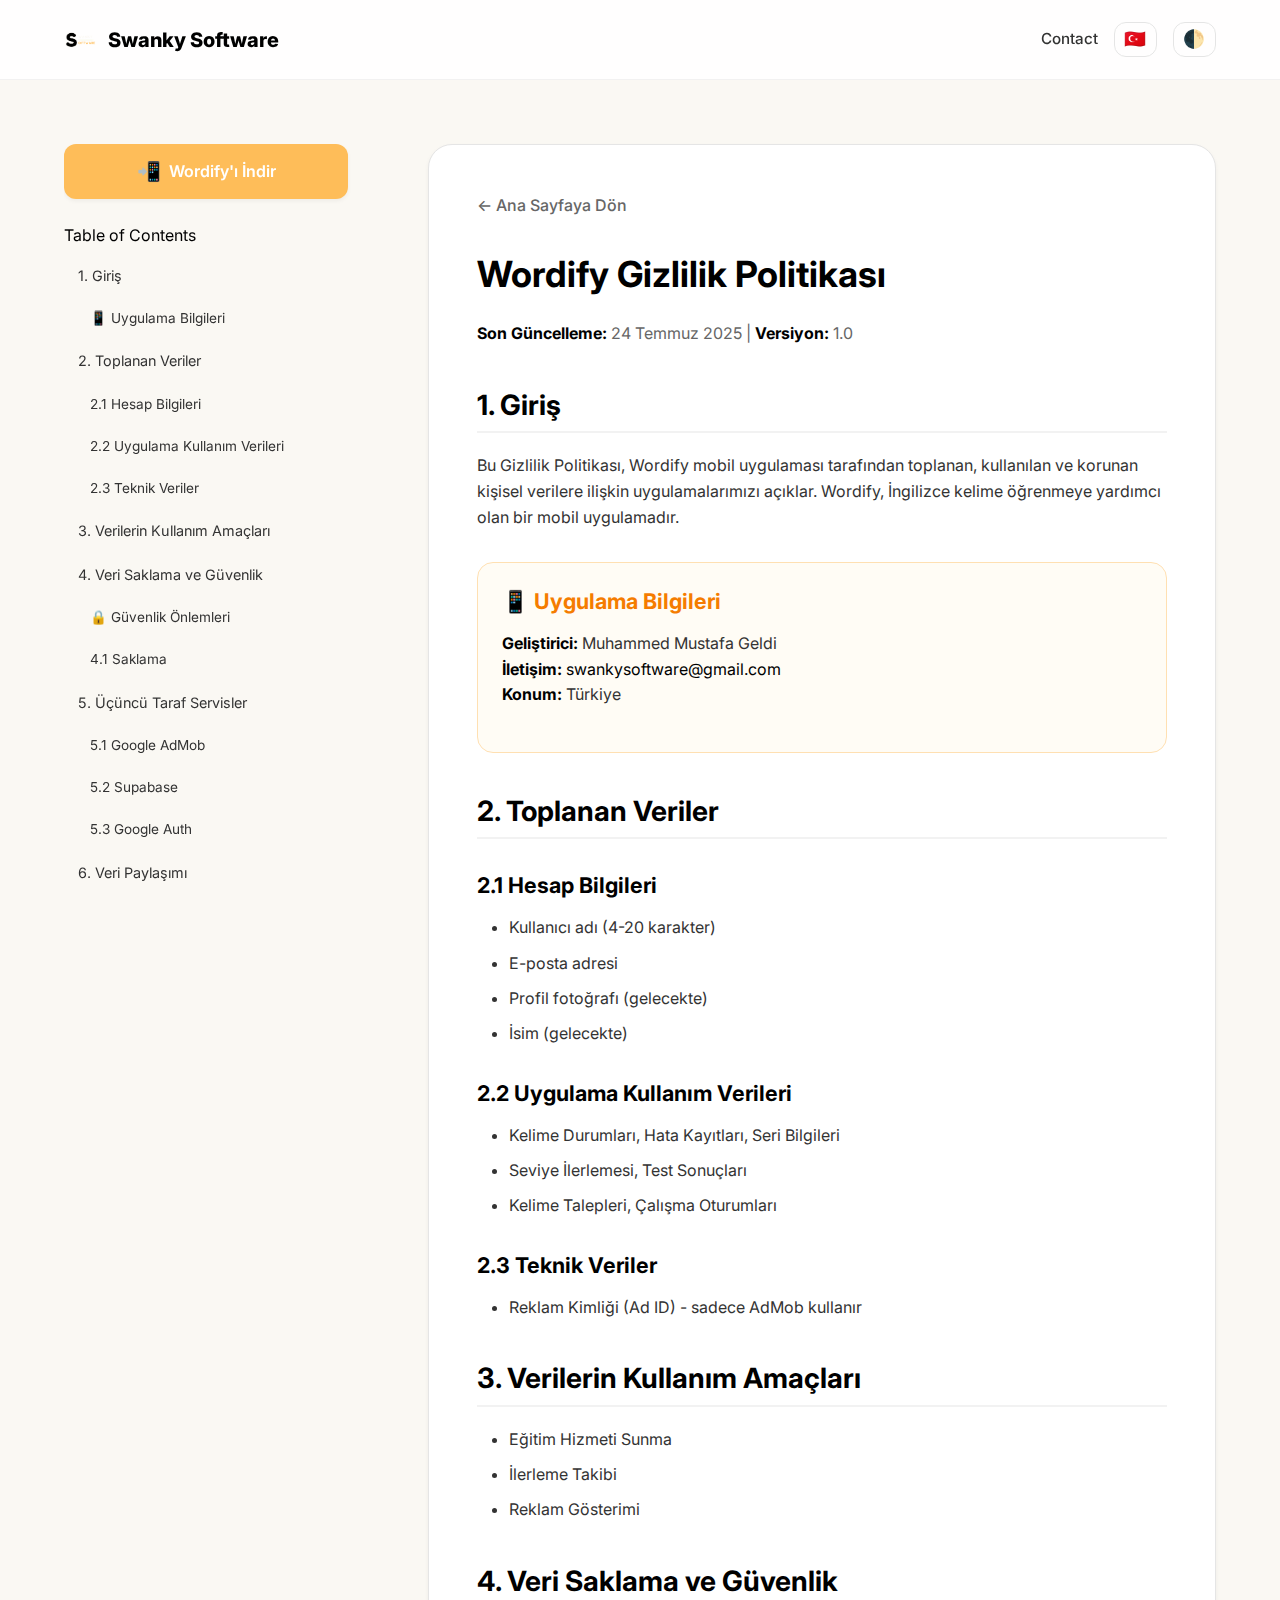
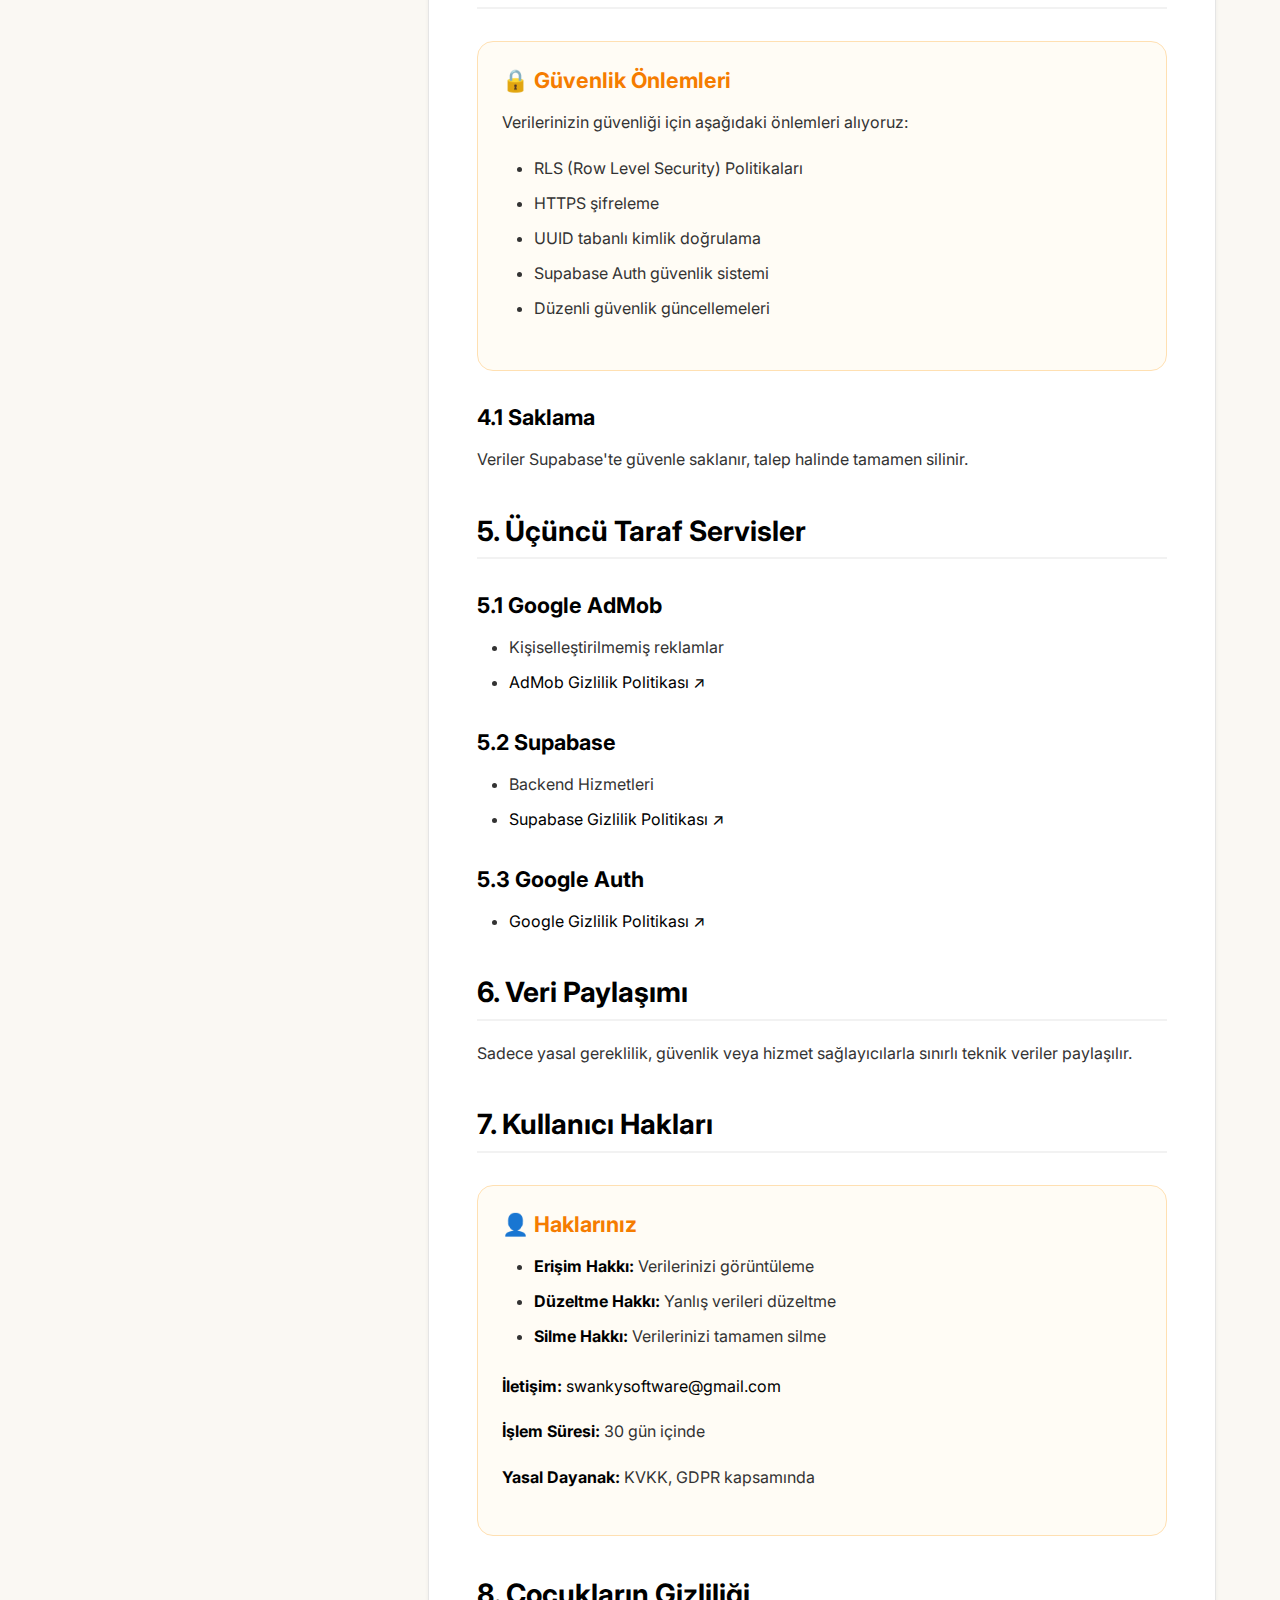
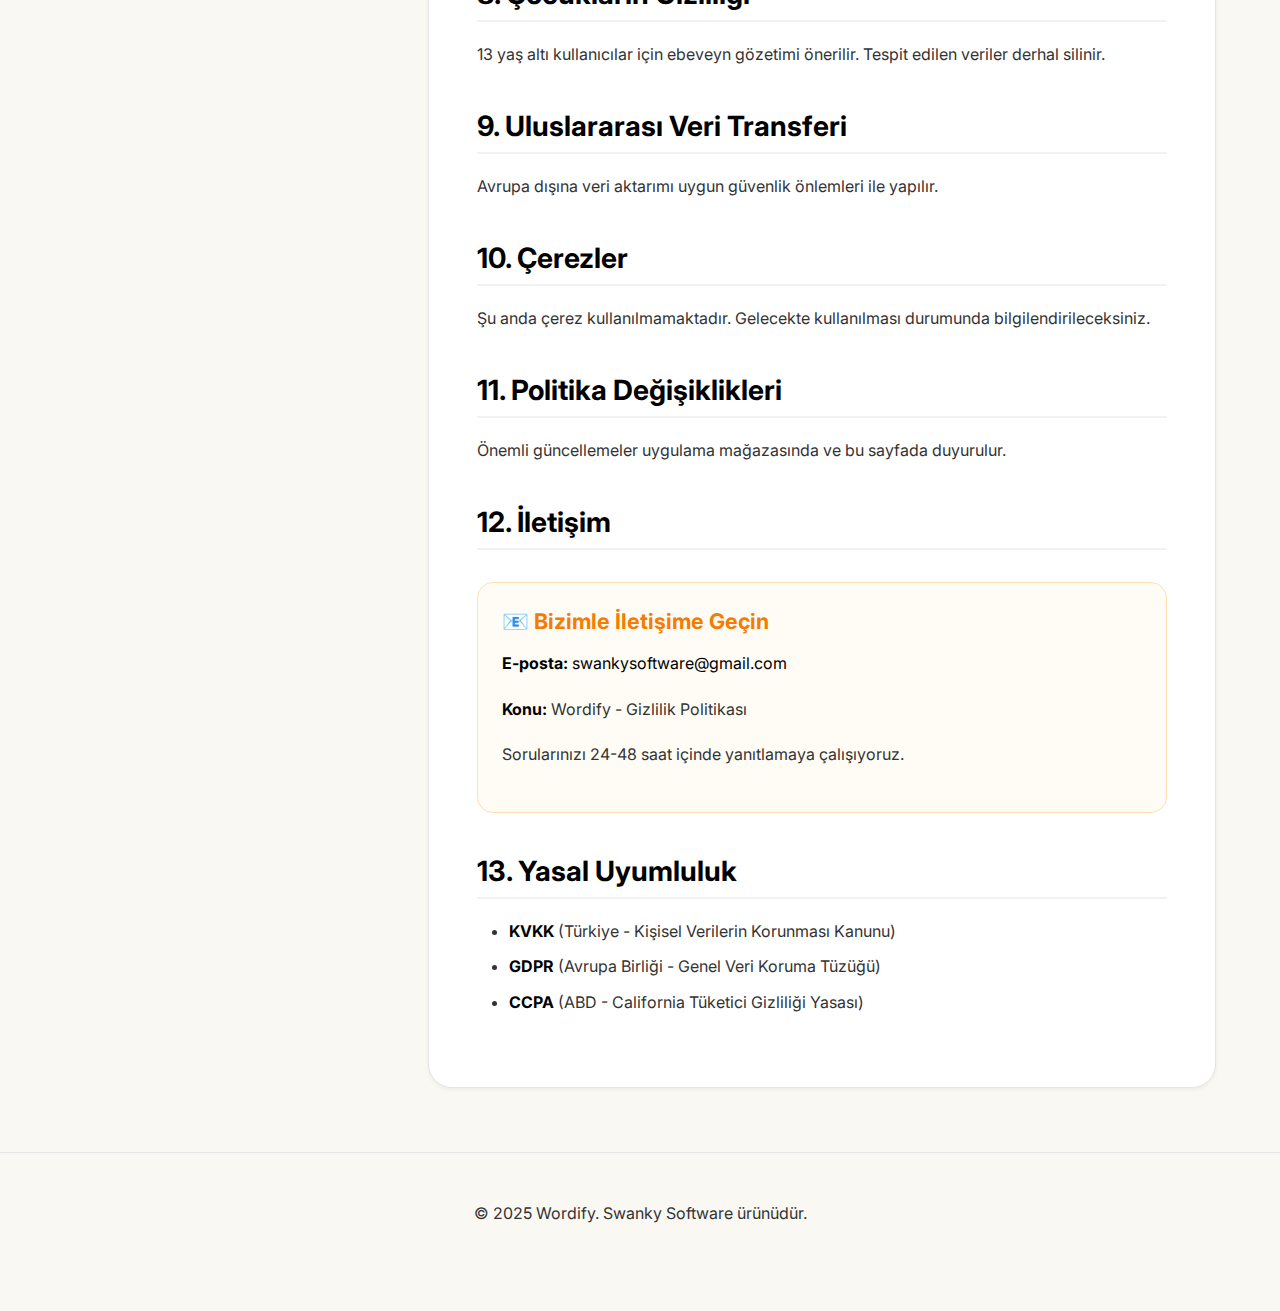
<file: wordify-privacy-policy.html>
<!DOCTYPE html>
<html lang="tr">

<head>
    <meta charset="UTF-8">
    <meta name="viewport" content="width=device-width, initial-scale=1.0">
    <title>Wordify - Gizlilik Politikası</title>
    <meta name="description"
        content="Wordify mobil uygulamasının gizlilik politikası ve kişisel veri koruma uygulamaları.">
    <link rel="stylesheet" href="css/base.css">
    <link rel="icon" type="image/png" sizes="32x32" href="app_logo/wordify_logo.png">
    <link rel="preconnect" href="https://fonts.googleapis.com">
    <link rel="preconnect" href="https://fonts.gstatic.com" crossorigin>
    <link href="https://fonts.googleapis.com/css2?family=Inter:wght@400;500;600;700;800&display=swap" rel="stylesheet">
</head>

<body>
    <!-- Header -->
    <header class="site-header">
        <div class="container header-inner">
            <a href="index.html" class="brand-logo">
                <img src="other_icons/swanky_logo.png?v=3" alt="Logo" width="32" height="32"
                    style="border-radius: 6px;">
                Swanky Software
            </a>
            <nav class="header-nav"></nav>
        </div>
    </header>

    <div class="page-wrapper">
        <div class="container policy-layout">

            <!-- Sidebar (TOC) -->
            <aside class="toc-sidebar">
                <a href="https://play.google.com/store/apps/details?id=com.swanky.wordify" target="_blank"
                    class="download-btn-sidebar"
                    style="display: flex; align-items: center; justify-content: center; gap: 0.5rem; background: var(--primary-color); color: white; padding: 0.75rem; border-radius: var(--radius-md); text-decoration: none; margin-bottom: 1.5rem; font-weight: 600; text-align: center; transition: all 0.2s;">
                    <span style="font-size: 1.2rem;">📲</span> <span>Wordify'ı İndir</span>
                </a>
                <div style="color: var(--text-tertiary); font-size: 0.9rem;">Yükleniyor...</div>
            </aside>

            <!-- Main Content -->
            <article class="content-area">
                <a href="index.html" class="back-link">← Ana Sayfaya Dön</a>

                <h1>Wordify Gizlilik Politikası</h1>
                <p style="color: var(--text-tertiary); margin-bottom: 2rem;">
                    <strong>Son Güncelleme:</strong> 24 Temmuz 2025 | <strong>Versiyon:</strong> 1.0
                </p>

                <h2>1. Giriş</h2>
                <p>Bu Gizlilik Politikası, Wordify mobil uygulaması tarafından toplanan, kullanılan ve korunan kişisel
                    verilere ilişkin uygulamalarımızı açıklar. Wordify, İngilizce kelime öğrenmeye yardımcı olan bir
                    mobil uygulamadır.</p>

                <div class="highlight-box">
                    <h3>📱 Uygulama Bilgileri</h3>
                    <p><strong>Geliştirici:</strong> Muhammed Mustafa Geldi<br>
                        <strong>İletişim:</strong> <a
                            href="mailto:swankysoftware@gmail.com">swankysoftware@gmail.com</a><br>
                        <strong>Konum:</strong> Türkiye
                    </p>
                </div>

                <h2>2. Toplanan Veriler</h2>

                <h3>2.1 Hesap Bilgileri</h3>
                <ul>
                    <li>Kullanıcı adı (4-20 karakter)</li>
                    <li>E-posta adresi</li>
                    <li>Profil fotoğrafı (gelecekte)</li>
                    <li>İsim (gelecekte)</li>
                </ul>

                <h3>2.2 Uygulama Kullanım Verileri</h3>
                <ul>
                    <li>Kelime Durumları, Hata Kayıtları, Seri Bilgileri</li>
                    <li>Seviye İlerlemesi, Test Sonuçları</li>
                    <li>Kelime Talepleri, Çalışma Oturumları</li>
                </ul>

                <h3>2.3 Teknik Veriler</h3>
                <ul>
                    <li>Reklam Kimliği (Ad ID) - sadece AdMob kullanır</li>
                </ul>

                <div class="section-divider"></div>

                <h2>3. Verilerin Kullanım Amaçları</h2>
                <ul>
                    <li>Eğitim Hizmeti Sunma</li>
                    <li>İlerleme Takibi</li>
                    <li>Reklam Gösterimi</li>
                </ul>

                <h2>4. Veri Saklama ve Güvenlik</h2>

                <div class="highlight-box">
                    <h3>🔒 Güvenlik Önlemleri</h3>
                    <p>Verilerinizin güvenliği için aşağıdaki önlemleri alıyoruz:</p>
                    <ul>
                        <li>RLS (Row Level Security) Politikaları</li>
                        <li>HTTPS şifreleme</li>
                        <li>UUID tabanlı kimlik doğrulama</li>
                        <li>Supabase Auth güvenlik sistemi</li>
                        <li>Düzenli güvenlik güncellemeleri</li>
                    </ul>
                </div>

                <h3>4.1 Saklama</h3>
                <p>Veriler Supabase'te güvenle saklanır, talep halinde tamamen silinir.</p>

                <div class="section-divider"></div>

                <h2>5. Üçüncü Taraf Servisler</h2>

                <h3>5.1 Google AdMob</h3>
                <ul>
                    <li>Kişiselleştirilmemiş reklamlar</li>
                    <li><a href="https://policies.google.com/privacy" target="_blank">AdMob Gizlilik Politikası ↗</a>
                    </li>
                </ul>

                <h3>5.2 Supabase</h3>
                <ul>
                    <li>Backend Hizmetleri</li>
                    <li><a href="https://supabase.com/privacy" target="_blank">Supabase Gizlilik Politikası ↗</a></li>
                </ul>

                <h3>5.3 Google Auth</h3>
                <ul>
                    <li><a href="https://policies.google.com/privacy" target="_blank">Google Gizlilik Politikası ↗</a>
                    </li>
                </ul>

                <h2>6. Veri Paylaşımı</h2>
                <p>Sadece yasal gereklilik, güvenlik veya hizmet sağlayıcılarla sınırlı teknik veriler paylaşılır.</p>

                <div class="section-divider"></div>

                <h2>7. Kullanıcı Hakları</h2>
                <div class="highlight-box">
                    <h3>👤 Haklarınız</h3>
                    <ul>
                        <li><strong>Erişim Hakkı:</strong> Verilerinizi görüntüleme</li>
                        <li><strong>Düzeltme Hakkı:</strong> Yanlış verileri düzeltme</li>
                        <li><strong>Silme Hakkı:</strong> Verilerinizi tamamen silme</li>
                    </ul>
                    <p><strong>İletişim:</strong> <a href="mailto:swankysoftware@gmail.com">swankysoftware@gmail.com</a>
                    </p>
                    <p><strong>İşlem Süresi:</strong> 30 gün içinde</p>
                    <p><strong>Yasal Dayanak:</strong> KVKK, GDPR kapsamında</p>
                </div>

                <h2>8. Çocukların Gizliliği</h2>
                <p>13 yaş altı kullanıcılar için ebeveyn gözetimi önerilir. Tespit edilen veriler derhal silinir.</p>

                <h2>9. Uluslararası Veri Transferi</h2>
                <p>Avrupa dışına veri aktarımı uygun güvenlik önlemleri ile yapılır.</p>

                <h2>10. Çerezler</h2>
                <p>Şu anda çerez kullanılmamaktadır. Gelecekte kullanılması durumunda bilgilendirileceksiniz.</p>

                <h2>11. Politika Değişiklikleri</h2>
                <p>Önemli güncellemeler uygulama mağazasında ve bu sayfada duyurulur.</p>

                <div class="section-divider"></div>

                <h2>12. İletişim</h2>
                <div class="highlight-box">
                    <h3>📧 Bizimle İletişime Geçin</h3>
                    <p><strong>E-posta:</strong> <a
                            href="mailto:swankysoftware@gmail.com?subject=Wordify - Gizlilik Politikası">swankysoftware@gmail.com</a>
                    </p>
                    <p><strong>Konu:</strong> Wordify - Gizlilik Politikası</p>
                    <p>Sorularınızı 24-48 saat içinde yanıtlamaya çalışıyoruz.</p>
                </div>

                <h2>13. Yasal Uyumluluk</h2>
                <ul>
                    <li><strong>KVKK</strong> (Türkiye - Kişisel Verilerin Korunması Kanunu)</li>
                    <li><strong>GDPR</strong> (Avrupa Birliği - Genel Veri Koruma Tüzüğü)</li>
                    <li><strong>CCPA</strong> (ABD - California Tüketici Gizliliği Yasası)</li>
                </ul>

            </article>
        </div>
    </div>

    <!-- Footer -->
    <footer class="site-footer">
        <div class="container footer-inner">
            <p>© 2025 Wordify. Swanky Software ürünüdür.</p>
        </div>
    </footer>

    <script src="js/i18n.js"></script>
    <script src="js/common.js"></script>
</body>

</html>
</file>
<file: css/base.css>
/* Modern Color Scheme & Design System V5 */
:root {
    /* Brand Colors */
    --primary-color: #FEBD59;
    /* Brand Orange/Yellow */
    --secondary-color: #000000;
    /* Black */
    --accent-color: #F0F0D5;
    /* Light Beige/Yellowish */

    /* Backgrounds */
    --bg-body: #FAF8F3;
    /* Off-white Cream - Page BG */
    --bg-surface: #FFFFFF;
    /* Pure White - Card BG */
    --bg-alt: #F0F0D5;
    /* Secondary BG (Accent) */

    /* Texts */
    --text-primary: #000000;
    /* Black */
    --text-secondary: #333333;
    /* Dark Grey */
    --text-tertiary: #666666;
    /* Medium Grey */
    --text-on-primary: #000000;
    /* Black text on primary (contrast) */

    /* Borders & Shadows */
    --border-color: #E5E5E5;
    --border-hover: #FEBD59;

    --shadow-sm: 0 2px 4px rgba(0, 0, 0, 0.05);
    --shadow-md: 0 4px 6px rgba(0, 0, 0, 0.08);
    --shadow-lg: 0 10px 15px rgba(0, 0, 0, 0.1);

    /* Metrics */
    --radius-sm: 8px;
    --radius-md: 12px;
    --radius-lg: 16px;
    --radius-xl: 24px;

    --header-height: 80px;
    --container-width: 1200px;
}

/* Dark Mode Overrides */
[data-theme="dark"] {
    --bg-body: #111111;
    --bg-surface: #1A1A1A;
    --bg-alt: #222222;

    --text-primary: #FFFFFF;
    --text-secondary: #CCCCCC;
    --text-tertiary: #999999;

    --border-color: #333333;

    /* Ensure Download buttons remain readable */
    --text-on-primary: #000000;
}

/* Base Reset */
*,
*::before,
*::after {
    margin: 0;
    padding: 0;
    box-sizing: border-box;
}

body {
    font-family: 'Inter', sans-serif;
    background-color: var(--bg-body);
    color: var(--text-primary);
    line-height: 1.6;
    transition: background 0.3s, color 0.3s;
    display: flex;
    flex-direction: column;
    min-height: 100vh;
}

/* Typography */
h1,
h2,
h3,
h4 {
    color: var(--text-primary);
    font-weight: 700;
    line-height: 1.3;
}

h1 {
    margin-bottom: 1.5rem;
    font-size: 2.25rem;
}

h2 {
    margin-top: 2.5rem;
    margin-bottom: 1.25rem;
    font-size: 1.75rem;
    padding-bottom: 0.5rem;
    border-bottom: 2px solid rgba(0, 0, 0, 0.05);
    /* Subtle separator */
}

[data-theme="dark"] h2 {
    border-color: rgba(255, 255, 255, 0.1);
}

h3 {
    margin-top: 2rem;
    margin-bottom: 1rem;
    font-size: 1.35rem;
}

p {
    margin-bottom: 1.25rem;
    color: var(--text-secondary);
}

ul,
ol {
    padding-left: 2rem;
    /* Indentation fix */
    margin-bottom: 1.5rem;
}

li {
    margin-bottom: 0.6rem;
    /* Spacing between list items */
    color: var(--text-secondary);
}

b,
strong {
    color: var(--text-primary);
}

a {
    color: var(--text-primary);
    text-decoration: none;
    transition: color 0.2s;
}

a:hover {
    color: var(--primary-color);
}

/* Container */
.container {
    max-width: var(--container-width);
    margin: 0 auto;
    padding: 0 1.5rem;
}

/* Header */
.site-header {
    height: var(--header-height);
    background: rgba(255, 255, 255, 0.85);
    backdrop-filter: blur(10px);
    position: sticky;
    top: 0;
    z-index: 100;
    border-bottom: 1px solid rgba(0, 0, 0, 0.05);
}

[data-theme="dark"] .site-header {
    background: rgba(26, 26, 26, 0.85);
}

.header-inner {
    display: flex;
    justify-content: space-between;
    align-items: center;
    height: 100%;
}

.brand-logo {
    font-weight: 800;
    font-size: 1.25rem;
    display: flex;
    align-items: center;
    gap: 0.75rem;
}

/* Buttons */
.btn {
    display: inline-flex;
    align-items: center;
    justify-content: center;
    padding: 0.8rem 1.75rem;
    border-radius: var(--radius-md);
    font-weight: 600;
    text-decoration: none;
    transition: all 0.2s ease;
    cursor: pointer;
    font-size: 0.95rem;
    border: 2px solid transparent;
}

.btn-primary {
    background-color: var(--primary-color);
    color: var(--text-on-primary);
}

.btn-primary:hover {
    transform: translateY(-2px);
    box-shadow: var(--shadow-md);
    filter: brightness(1.05);
}

.btn-secondary {
    background-color: transparent;
    border: 2px solid var(--text-primary);
    color: var(--text-primary);
}

.btn-secondary:hover {
    background-color: var(--text-primary);
    color: var(--bg-surface);
}

/* Download Button Sidebar Special */
.download-btn-sidebar {
    display: flex;
    align-items: center;
    justify-content: center;
    gap: 0.75rem;
    background: var(--primary-color);
    color: var(--text-on-primary);
    padding: 1rem;
    border-radius: var(--radius-md);
    font-weight: 700;
    text-decoration: none;
    transition: all 0.2s;
    box-shadow: var(--shadow-sm);
}

.download-btn-sidebar:hover {
    transform: scale(1.02);
    box-shadow: var(--shadow-md);
    color: var(--text-on-primary) !important;
}

[data-theme="dark"] .download-btn-sidebar {
    color: #000000 !important;
}

/* Layouts */
.page-wrapper {
    padding: 4rem 0;
    flex-grow: 1;
    /* Pushes footer down */
}

/* STRICT LAYOUT DEFINITION */
.policy-layout {
    display: grid;
    /* Grid Areas enforce position regardless of HTML order */
    grid-template-columns: 300px 1fr;
    grid-template-areas: "sidebar content";
    gap: 4rem;
    align-items: start;
    position: relative;
}

.toc-sidebar {
    grid-area: sidebar;
    /* FORCE LEFT */
    position: sticky;
    top: calc(var(--header-height) + 2rem);
    max-height: calc(100vh - var(--header-height) - 4rem);
    overflow-y: auto;
    padding-right: 1rem;
    background: transparent;
}

/* TOC Navigation Fixes */
.toc-nav {
    display: flex;
    flex-direction: column;
    gap: 0.5rem;
    margin-top: 1.5rem;
}

.toc-list {
    display: flex;
    flex-direction: column;
    gap: 0.25rem;
}

.toc-link {
    display: block;
    padding: 0.6rem 0.75rem;
    color: var(--text-secondary);
    font-size: 0.9rem;
    border-radius: var(--radius-sm);
    text-decoration: none;
    transition: all 0.2s;
    line-height: 1.4;
    border-left: 2px solid transparent;
}

.toc-link:hover {
    background-color: rgba(254, 189, 89, 0.15);
    /* Light Orange tint */
    color: var(--text-primary);
}

.toc-link.active {
    background-color: #FFF8E1;
    /* Lighter Orange/Yellow */
    color: #E65100;
    /* Darker Orange */
    font-weight: 600;
    border-left-color: var(--primary-color);
}

.content-area {
    grid-area: content;
    /* FORCE RIGHT */
    background: var(--bg-surface);
    padding: 3rem;
    border-radius: var(--radius-xl);
    box-shadow: var(--shadow-sm);
    border: 1px solid var(--border-color);
    min-width: 0;
}

/* Highlight Box */
.highlight-box {
    background: #FFFCF5;
    /* Very light warm bg */
    padding: 1.5rem;
    border-radius: var(--radius-lg);
    margin: 2rem 0;
    border: 1px solid #FFE0B2;
}

/* Dark Mode Fixes for Highlight Box */
[data-theme="dark"] .highlight-box {
    background: rgba(255, 255, 255, 0.03);
    border-color: rgba(255, 255, 255, 0.1);
}

.highlight-box h3 {
    margin-top: 0;
    color: #F57C00;
    /* Deep Orange */
}

[data-theme="dark"] .highlight-box h3 {
    color: var(--primary-color);
}

/* Back Link */
.back-link {
    display: inline-block;
    margin-bottom: 2rem;
    color: var(--text-tertiary);
    font-weight: 500;
}

.back-link:hover {
    color: var(--primary-color);
}

/* Footer Styling */
.site-footer {
    text-align: center;
    padding: 3rem 1.5rem 4rem;
    /* Top Side Bottom */
    border-top: 1px solid var(--border-color);
    color: var(--text-tertiary);
    margin-top: auto;
    width: 100%;
}

.footer-inner {
    display: flex;
    justify-content: center;
    align-items: center;
    flex-direction: column;
    gap: 0.5rem;
}

/* Form Styles */
.form-input {
    width: 100%;
    padding: 1rem;
    border: 2px solid var(--border-color);
    border-radius: var(--radius-md);
    background: var(--bg-surface);
    color: var(--text-primary);
    font-size: 1rem;
    transition: all 0.2s;
}

.form-input:focus {
    border-color: var(--primary-color);
    outline: none;
    box-shadow: 0 0 0 3px rgba(254, 189, 89, 0.2);
}

/* Mobile TOC Toggle (Hidden on Desktop) */
.mobile-toc-toggle {
    display: none;
}

/* Responsive */
@media (max-width: 900px) {
    .policy-layout {
        display: block;
    }

    /* Show Toggle on Mobile */
    .mobile-toc-toggle {
        display: flex;
        align-items: center;
        justify-content: space-between;
        background: var(--bg-surface);
        padding: 1rem;
        border: 1px solid var(--border-color);
        border-radius: var(--radius-md);
        margin-bottom: 1rem;
        cursor: pointer;
        font-weight: 600;
        color: var(--text-primary);
    }

    .mobile-toc-toggle::after {
        content: '▼';
        font-size: 0.8rem;
    }

    .toc-sidebar {
        display: none;
        /* Mobile logic handles this via JS usually */
        width: 100%;
        position: relative;
        top: 0;
        max-height: 400px;
        overflow-y: auto;
        margin-bottom: 2rem;
        padding-right: 0;
        background: var(--bg-surface);
        border: 1px solid var(--border-color);
        border-radius: var(--radius-md);
        padding: 1rem;
        box-shadow: var(--shadow-sm);
    }

    .toc-sidebar.active {
        display: block;
    }

    .content-area {
        padding: 1.5rem;
    }
}


/* Permissions Table */
.permissions-table {
    width: 100%;
    border-collapse: collapse;
    margin: 1rem 0;
    font-size: 0.95rem;
}

.permissions-table th,
.permissions-table td {
    padding: 0.75rem 1rem;
    text-align: left;
    border-bottom: 1px solid var(--border-color);
}

.permissions-table th {
    background: var(--bg-alt);
    font-weight: 600;
}

.permissions-table tr:hover {
    background: var(--bg-alt);
}
</file>
<file: css/home.css>
/* Home Page Styles */

/* Hero */
.hero-section {
    text-align: center;
    padding: 6rem 0 4rem;
}

.hero-title {
    font-size: 4rem;
    line-height: 1.1;
    margin-bottom: 1.5rem;
}

/* Typewriter Animation new style */
.typewriter-container {
    display: inline-block;
    min-width: 300px;
    text-align: left;
    height: 1.2em;
    /* Reserve height */
}

.typewriter-text {
    background: linear-gradient(120deg, var(--primary-color), #FF9800);
    -webkit-background-clip: text;
    -webkit-text-fill-color: transparent;
    border-right: 4px solid var(--primary-color);
    padding-right: 8px;
    animation: blinkCursor 0.8s step-end infinite;
    white-space: nowrap;
}

@keyframes blinkCursor {

    from,
    to {
        border-color: transparent
    }

    50% {
        border-color: var(--primary-color)
    }
}


.hero-subtitle {
    font-size: 1.2rem;
    color: var(--text-tertiary);
    max-width: 600px;
    margin: 0 auto 3rem;
}

/* Apps Grid */
.apps-grid {
    display: grid;
    grid-template-columns: repeat(auto-fit, minmax(340px, 1fr));
    gap: 2rem;
    padding-bottom: 4rem;
}

.app-card {
    background: var(--bg-surface);
    border-radius: var(--radius-xl);
    padding: 2.5rem;
    border: 1px solid var(--border-color);
    transition: all 0.3s cubic-bezier(0.25, 0.8, 0.25, 1);
    display: flex;
    flex-direction: column;
    text-decoration: none;
    /* No underline */
    color: var(--text-primary);
}

.app-card:hover {
    transform: translateY(-8px);
    box-shadow: var(--shadow-lg);
    border-color: var(--primary-color);
}

/* Ensure no text underline on hover for any child */
.app-card:hover h3,
.app-card:hover p,
.app-card:hover span {
    text-decoration: none;
}

.app-header {
    display: flex;
    align-items: center;
    gap: 1.25rem;
    margin-bottom: 1.5rem;
}

.app-icon {
    width: 64px;
    height: 64px;
    background-size: cover;
    border-radius: var(--radius-md);
    background-color: var(--bg-alt);
}

.app-header h3 {
    font-size: 1.5rem;
    margin: 0;
}

.app-desc {
    color: var(--text-secondary);
    margin-bottom: 2rem;
    flex-grow: 1;
}

/* Buttons inside Card */
.app-actions {
    display: flex;
    gap: 1rem;
    margin-top: auto;
}

.btn-card {
    flex: 1;
    text-align: center;
    padding: 0.75rem;
    border-radius: var(--radius-sm);
    font-weight: 600;
    font-size: 0.9rem;
    transition: all 0.2s;
    background: var(--bg-alt);
    color: var(--text-primary);
}

.btn-card:hover {
    background: var(--primary-color);
    color: black;
    /* Contrast */
}

/* Primary Action Button Style for Cards */
.btn-card.primary {
    background: var(--secondary-color);
    /* Black */
    color: white;
}

.btn-card.primary:hover {
    background: var(--primary-color);
    color: black;
}

@media(max-width: 768px) {
    .hero-title {
        font-size: 2.5rem;
    }
}

/* Home Card Categories */
.app-title-group {
    display: flex;
    flex-direction: column;
    align-items: flex-start;
}

.app-category {
    font-size: 0.75rem;
    text-transform: uppercase;
    letter-spacing: 0.05em;
    color: black;
    font-weight: 700;
    margin-top: 0.25rem;
    background: var(--primary-color);
    padding: 4px 10px;
    border-radius: 6px;
    display: inline-block;
}

/* Apps Meta Data Design */
.app-meta {
    display: flex;
    flex-wrap: wrap;
    gap: 0.75rem;
    margin-bottom: 2rem;
    font-size: 0.85rem;
    color: var(--text-tertiary);
}

.meta-badge {
    display: inline-flex;
    align-items: center;
    gap: 0.4rem;
    background: var(--bg-body);
    padding: 0.4rem 0.8rem;
    border-radius: var(--radius-sm);
    border: 1px solid var(--border-color);
    font-weight: 500;
    color: var(--text-secondary);
}

.meta-badge svg {
    width: 14px;
    height: 14px;
    stroke: currentColor;
    stroke-width: 2;
    fill: none;
}

/* Privacy Commitment Section */
.features-section {
    padding: 4rem 0;
    background: transparent;
}

.section-title {
    font-size: 2rem;
    text-align: center;
    margin-bottom: 3rem;
    color: var(--text-primary);
}

.features-grid {
    display: grid;
    grid-template-columns: repeat(auto-fit, minmax(300px, 1fr));
    gap: 2rem;
}

.feature-card {
    background: var(--bg-surface);
    padding: 2rem;
    border-radius: var(--radius-lg);
    border: 1px solid var(--border-color);
    transition: all 0.3s ease;
    text-align: left;
}

.feature-card:hover {
    transform: translateY(-5px);
    box-shadow: var(--shadow-md);
    border-color: var(--primary-color);
}

.feature-icon {
    font-size: 2rem;
    margin-bottom: 1rem;
    display: inline-block;
    padding: 10px;
    background: var(--bg-alt);
    border-radius: 12px;
}

.feature-card h3 {
    margin-bottom: 0.75rem;
    font-size: 1.25rem;
}

.feature-card p {
    color: var(--text-secondary);
    font-size: 0.95rem;
}

/* Contact Section */
.contact-section {
    padding: 4rem 0 6rem;
    text-align: center;
}

.contact-box {
    background: linear-gradient(135deg, var(--bg-surface) 0%, #FFF8E1 100%);
    border: 1px solid var(--border-color);
    border-radius: var(--radius-xl);
    padding: 3rem 2rem;
    max-width: 800px;
    margin: 0 auto;
    box-shadow: var(--shadow-sm);
}

[data-theme="dark"] .contact-box {
    background: linear-gradient(135deg, var(--bg-surface) 0%, #222 100%);
}

.contact-box h2 {
    font-size: 2rem;
    margin-bottom: 1rem;
}

.contact-box p {
    color: var(--text-secondary);
    margin-bottom: 2rem;
    max-width: 500px;
    margin-left: auto;
    margin-right: auto;
}

.contact-details {
    display: flex;
    flex-direction: column;
    gap: 0.5rem;
    margin-top: 2rem;
    font-size: 0.9rem;
    color: var(--text-tertiary);
}
</file>
<file: css/email-verified.css>
/* Email Verification Specific Styles */
.verification-card {
    text-align: center;
    max-width: 600px;
    margin: 0 auto;
}

.verification-content {
    padding: 1rem 0;
}

.verification-icon {
    margin: 1rem 0;
}

.checkmark-circle {
    width: 80px;
    height: 80px;
    border-radius: 50%;
    background: var(--primary-color);
    margin: 0 auto;
    display: flex;
    align-items: center;
    justify-content: center;
    animation: scaleIn 0.6s ease-out 0.2s both;
}

.checkmark {
    width: 24px;
    height: 12px;
    border: 3px solid white;
    border-top: none;
    border-right: none;
    transform: rotate(-45deg);
    animation: drawCheckmark 0.4s ease-out 0.6s both;
}

.verification-message {
    font-size: 1.125rem;
    margin: 1.5rem 0;
    color: var(--text-secondary);
}

.help-section {
    margin: 2rem 0 1rem;
    padding: 2rem;
    background: rgba(233, 118, 43, 0.05);
    border-radius: var(--radius-lg);
    border: 1px solid rgba(233, 118, 43, 0.15);
}

.help-section h3 {
    color: var(--secondary-color);
    margin-bottom: 1rem;
}

.help-section p {
    margin-bottom: 1.5rem;
}

.contact-button {
    display: inline-flex;
    align-items: center;
    gap: 0.5rem;
    padding: 0.75rem 1.5rem;
    background: var(--secondary-color);
    color: white;
    border-radius: var(--radius-md);
    text-decoration: none;
    font-weight: 500;
    transition: all 0.3s ease;
}

.contact-button:hover {
    background: #d16a24;
    transform: translateY(-1px);
    text-decoration: none;
    color: white;
}

/* Animations */
@keyframes scaleIn {
    0% {
        opacity: 0;
        transform: scale(0);
    }
    100% {
        opacity: 1;
        transform: scale(1);
    }
}

@keyframes drawCheckmark {
    0% {
        opacity: 0;
        transform: rotate(-45deg) scale(0);
    }
    100% {
        opacity: 1;
        transform: rotate(-45deg) scale(1);
    }
}

/* Responsive */
@media (max-width: 768px) {
    .checkmark-circle {
        width: 60px;
        height: 60px;
    }

    .checkmark {
        width: 18px;
        height: 9px;
    }

    .help-section {
        padding: 1.5rem;
    }
}
</file>
